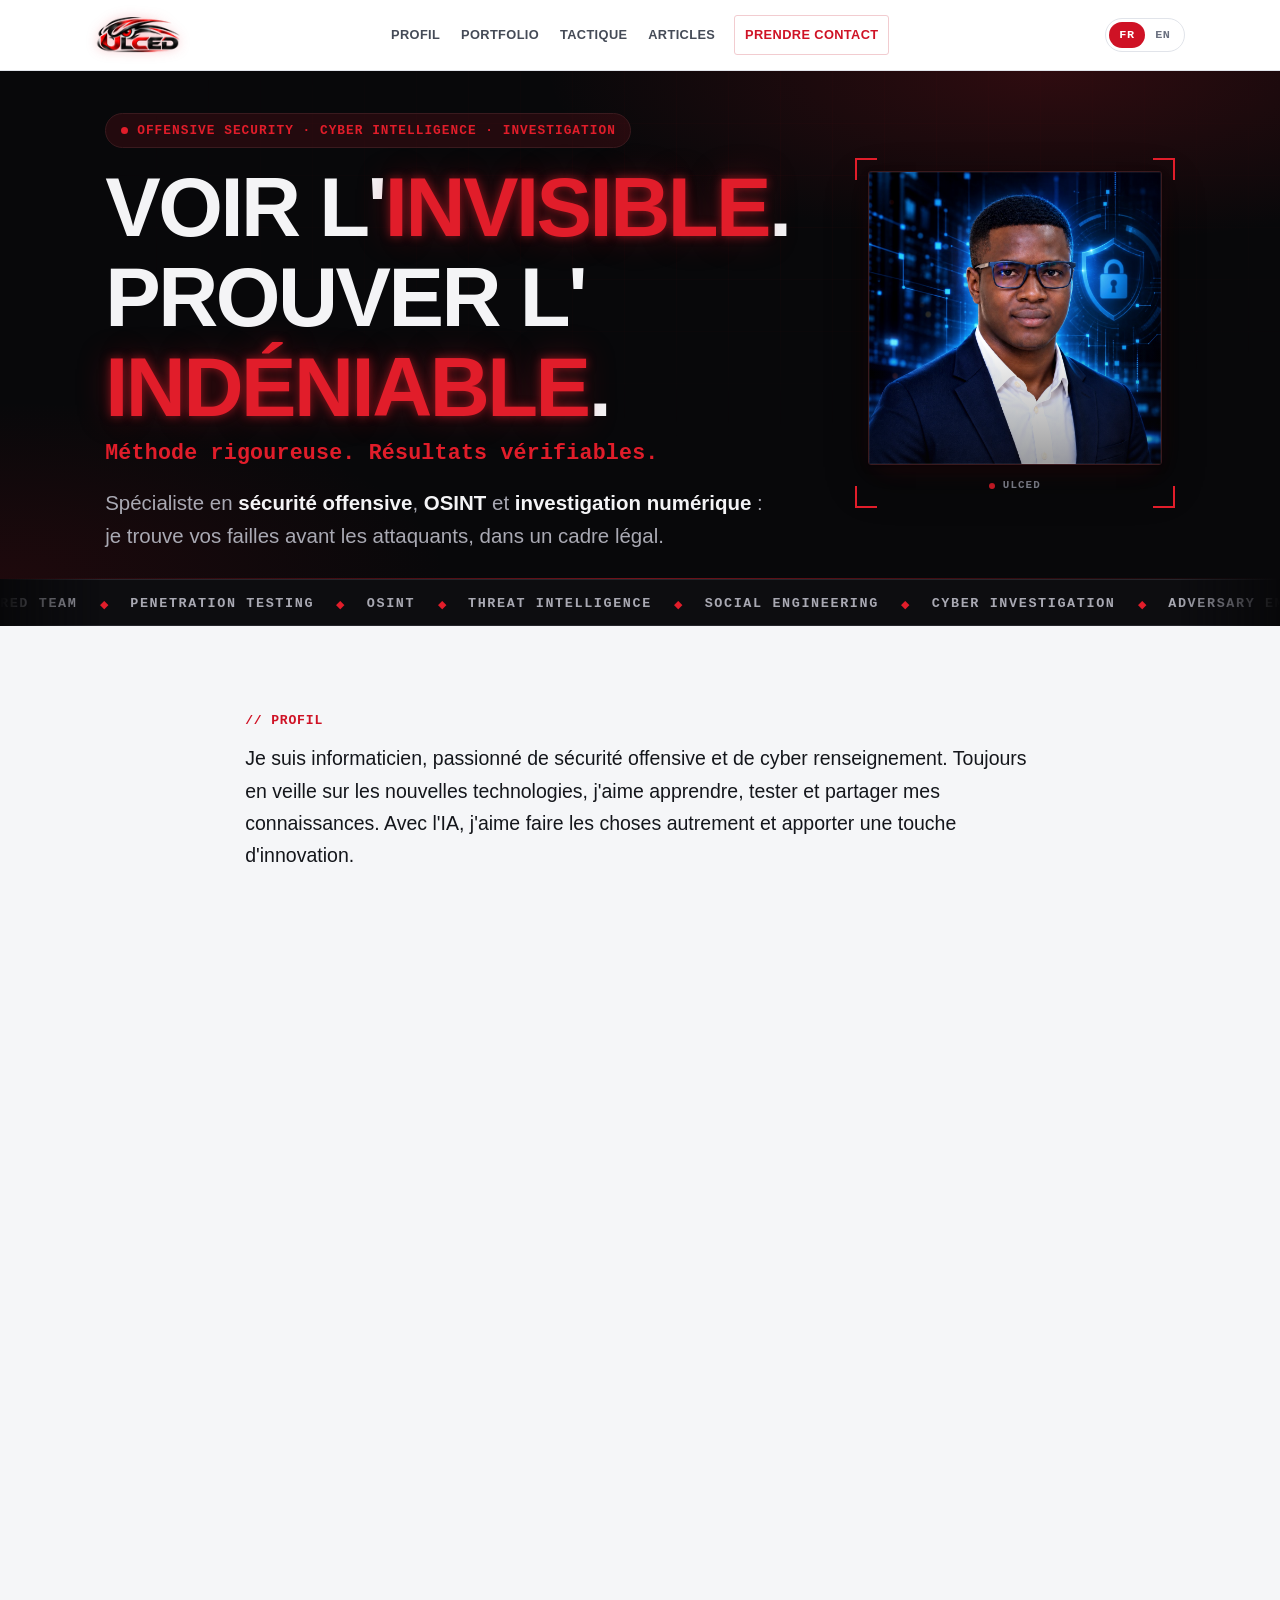
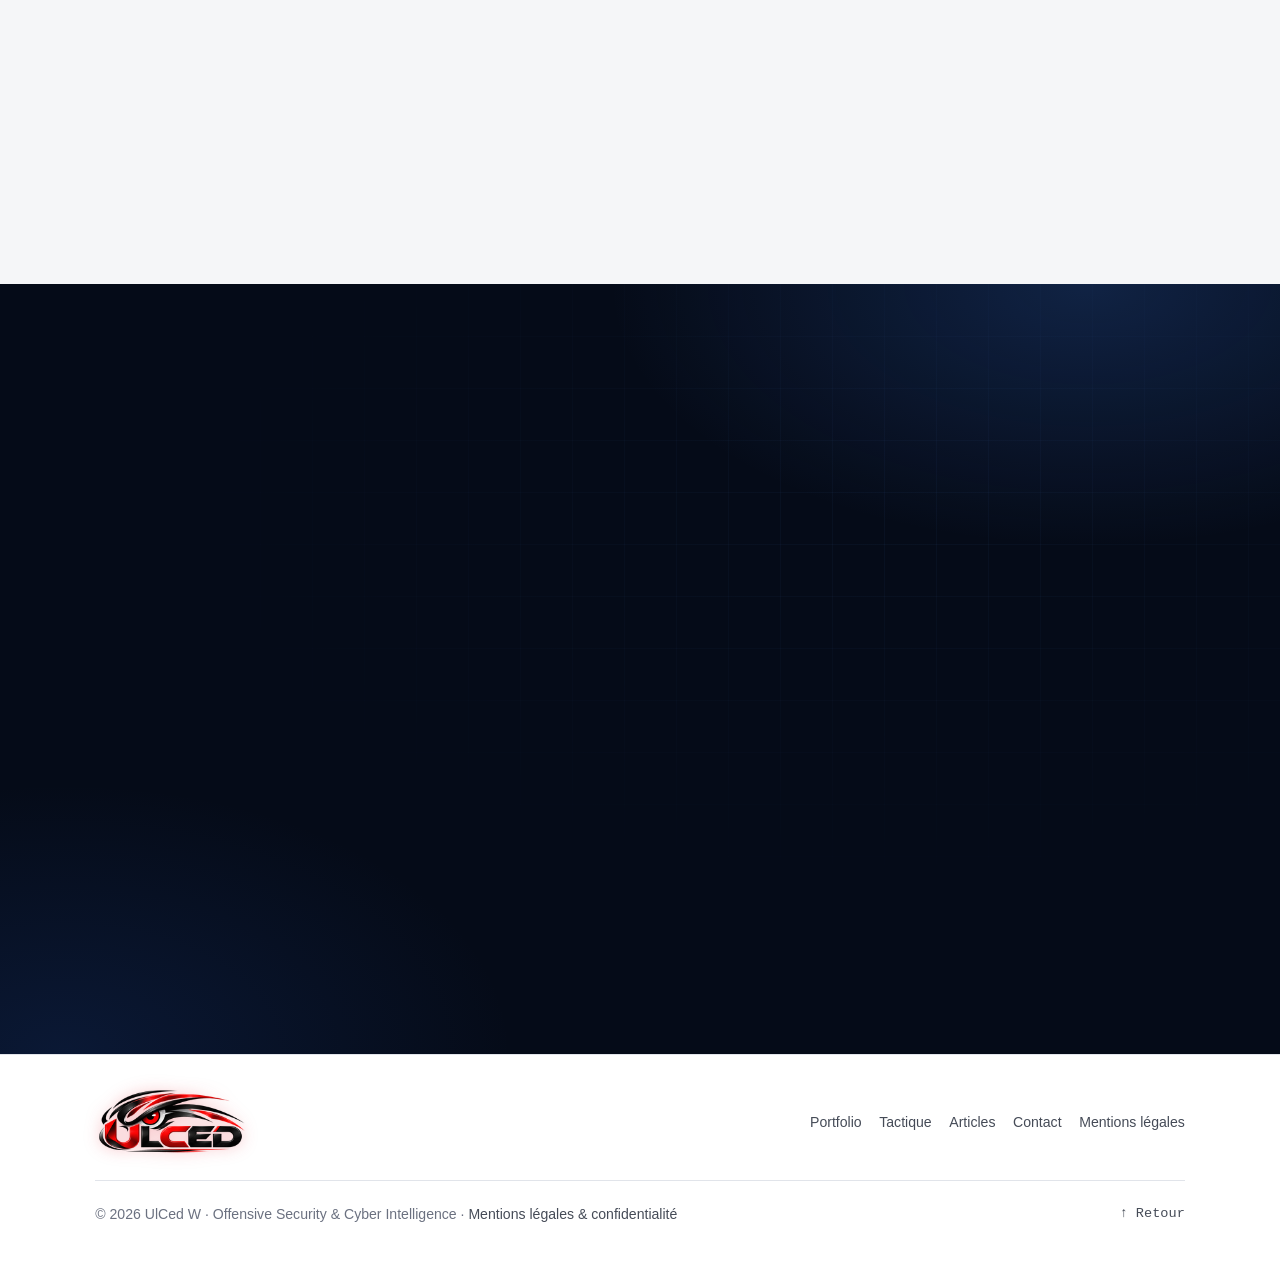
<file: index.html>
<!DOCTYPE html>
<html lang="fr" data-theme="dark">
<head>
  <meta charset="UTF-8" />
  <meta name="viewport" content="width=device-width, initial-scale=1.0" />

  <!-- Politique de sécurité du contenu : tout doit provenir du site lui-même -->
  <meta http-equiv="Content-Security-Policy"
        content="default-src 'self'; script-src 'self'; style-src 'self'; img-src 'self' data:; font-src 'self'; connect-src 'self'; form-action 'self' mailto:; base-uri 'self'; object-src 'none'; frame-src 'none'; child-src 'none'; worker-src 'none'; manifest-src 'self'; upgrade-insecure-requests" />
  <meta name="referrer" content="no-referrer" />
  <meta name="robots" content="index, follow" />
  <meta name="theme-color" content="#0a0a0c" />

  <title>UlCed W · Hacker Éthique &amp; Cybersécurité Offensive en Afrique de l'Ouest</title>
  <meta name="description" content="Hacker éthique spécialisé en pentest, red team, OSINT et cyber-enquête en Afrique de l'Ouest et à l'international. Sécurité offensive légale, sous contrat, pour protéger votre organisation." />
  <meta name="author" content="UlCed W" />
  <meta name="keywords" content="hacker éthique Afrique, cybersécurité Afrique de l'Ouest, pentest Afrique, test d'intrusion, red team, OSINT, cyber-enquête, sécurité offensive" />

  <!-- Adresse publique du site : à remplacer par votre domaine réel après déploiement -->
  <link rel="canonical" href="https://ulced.com/" />

  <meta property="og:type" content="website" />
  <meta property="og:url" content="https://ulced.com/" />
  <meta property="og:title" content="UlCed W · Hacker Éthique &amp; Cybersécurité Offensive en Afrique de l'Ouest" />
  <meta property="og:description" content="Je teste vos systèmes, légalement, pour révéler vos failles avant qu'un adversaire ne les exploite. Pentest, red team, OSINT et cyber-enquête, en Afrique de l'Ouest et à l'international." />
  <meta property="og:image" content="https://ulced.com/assets/og-image.jpg" />
  <meta property="og:image:width" content="1200" />
  <meta property="og:image:height" content="630" />
  <meta property="og:locale" content="fr_FR" />
  <meta property="og:site_name" content="UlCed W" />
  <meta name="twitter:card" content="summary_large_image" />
  <meta name="twitter:title" content="UlCed W · Hacker Éthique &amp; Cybersécurité Offensive en Afrique de l'Ouest" />
  <meta name="twitter:description" content="Des failles prouvées, pas supposées. Pentest, red team, OSINT et cyber-enquête, en Afrique de l'Ouest et à l'international." />
  <meta name="twitter:image" content="https://ulced.com/assets/og-image.jpg" />

  <script src="js/head.js"></script>
  <link rel="preload" href="css/style.css" as="style" />
  <link rel="stylesheet" href="css/style.css" />
  <link rel="icon" type="image/png" href="assets/ulced-favicon.png" />
  <link rel="apple-touch-icon" href="assets/ulced-favicon.png" />

  <!-- Données structurées (SEO / résultats enrichis) -->
  <script type="application/ld+json">
  {
    "@context": "https://schema.org",
    "@type": "ProfessionalService",
    "name": "UlCed W · Cybersécurité offensive & Investigation numérique",
    "description": "Hacker éthique : tests d'intrusion, red teaming, OSINT et cyber-enquête. Missions légales, sous contrat, locales et à l'international.",
    "areaServed": ["Afrique de l'Ouest", "International"],
    "knowsAbout": ["Test d'intrusion", "Red teaming", "OSINT", "Cyber Threat Intelligence", "Cyber-enquête", "Sécurité mobile", "Ingénierie sociale"],
    "email": "ulc3d@proton.me",
    "url": "https://ulced.com/",
    "provider": {
      "@type": "Person",
      "name": "UlCed W",
      "jobTitle": "Hacker éthique · Sécurité offensive, OSINT & investigation",
      "sameAs": [
        "https://github.com/UlrichCed",
        "https://lefaso.net/spip.php?article142530=",
        "https://www.sidwaya.info/semaine-du-numerique-2025-les-meilleurs-innovateurs-recompenses/",
        "https://lnkd.in/p/dsA6q4zR",
        "https://lnkd.in/p/dK54pPFJ",
        "https://lnkd.in/p/dU5YF2BH",
        "https://www.facebook.com/share/p/194mvNHMvE/",
        "https://www.facebook.com/share/p/1JiDxiWUCd/"
      ]
    }
  }
  </script>
</head>
<body>
  <span id="top" aria-hidden="true"></span>
  <a class="skip-link" href="#main" data-en="Skip to content">Aller au contenu</a>

  <!-- ============ EN-TÊTE / NAVIGATION ============ -->
  <header class="site-header">
    <div class="container header-inner">
      <a href="#top" class="brand" aria-label="Accueil">
        <img src="assets/ulced-logo.png" alt="UlCed" class="brand-logo-full" width="99" height="42" />
      </a>

      <nav class="nav" aria-label="Navigation principale">
        <button class="nav-toggle" aria-expanded="false" aria-controls="nav-menu" aria-label="Ouvrir le menu">
          <span></span><span></span><span></span>
        </button>
        <ul class="nav-menu" id="nav-menu">
          <li><a href="#about" data-en="Profile">Profil</a></li>
          <li><a href="portfolio.html" data-en="Portfolio">Portfolio</a></li>
          <li><a href="methodology.html" data-en="Tactics">Tactique</a></li>
          <li><a href="articles.html" data-en="Articles">Articles</a></li>
          <li><a href="#contact" class="nav-cta" data-en="Get in touch">Prendre contact</a></li>
        </ul>
      </nav>

      <div class="lang-toggle" role="group" aria-label="Langue / Language">
        <button type="button" class="lang-btn is-active" data-lang="fr">FR</button>
        <button type="button" class="lang-btn" data-lang="en">EN</button>
      </div>
    </div>
  </header>

  <main id="main">

    <!-- ============ HERO ============ -->
    <section class="hero">
      <div class="hero-bg" aria-hidden="true"></div>
      <div class="container hero-inner">
        <div class="hero-text">
          <p class="hero-eyebrow reveal"><span class="dot"></span>Offensive Security · Cyber Intelligence · Investigation</p>
          <h1 class="hero-title reveal" data-en="See the &lt;span class=&quot;hl glitch&quot; data-text=&quot;INVISIBLE&quot;&gt;invisible&lt;/span&gt;.&lt;br /&gt;Prove the &lt;span class=&quot;hl glitch&quot; data-text=&quot;UNDENIABLE&quot;&gt;undeniable&lt;/span&gt;.">Voir l'<span class="hl glitch" data-text="INVISIBLE">invisible</span>.<br />Prouver l'<span class="hl glitch" data-text="INDÉNIABLE">indéniable</span>.</h1>
          <p class="hero-sub reveal" data-en="Rigorous method. Verifiable results.">Méthode rigoureuse. Résultats vérifiables.</p>
          <p class="hero-lead reveal" data-en="Specialist in &lt;strong&gt;offensive security&lt;/strong&gt;, &lt;strong&gt;OSINT&lt;/strong&gt; and &lt;strong&gt;digital investigation&lt;/strong&gt;: I find your flaws before the attackers do, within a legal framework.">Spécialiste en <strong>sécurité offensive</strong>, <strong>OSINT</strong> et <strong>investigation numérique</strong>&nbsp;: je trouve vos failles avant les attaquants, dans un cadre légal.</p>
        </div>
        <div class="hero-photo-frame reveal">
          <span class="frame-corner corner-tl" aria-hidden="true"></span>
          <span class="frame-corner corner-tr" aria-hidden="true"></span>
          <span class="frame-corner corner-bl" aria-hidden="true"></span>
          <span class="frame-corner corner-br" aria-hidden="true"></span>
          <div class="hero-photo-inner">
            <img src="assets/profil-hero.jpg" alt="UlCed W" width="1100" height="1100" />
            <div class="hero-photo-scan" aria-hidden="true"></div>
          </div>
          <p class="frame-tag" aria-hidden="true"><span class="dot"></span>ULCED</p>
        </div>
      </div>
    </section>

    <!-- ============ BANDEAU DÉFILANT ============ -->
    <div class="marquee" aria-hidden="true">
      <div class="marquee-track">
        <span>Red Team</span><i>◆</i><span>Penetration Testing</span><i>◆</i><span>OSINT</span><i>◆</i><span>Threat Intelligence</span><i>◆</i><span>Social Engineering</span><i>◆</i><span>Cyber Investigation</span><i>◆</i><span>Adversary Emulation</span><i>◆</i>
        <span>Red Team</span><i>◆</i><span>Penetration Testing</span><i>◆</i><span>OSINT</span><i>◆</i><span>Threat Intelligence</span><i>◆</i><span>Social Engineering</span><i>◆</i><span>Cyber Investigation</span><i>◆</i><span>Adversary Emulation</span><i>◆</i>
      </div>
    </div>

    <!-- ============ PROFIL ============ -->
    <section id="about" class="section section-light">
      <div class="container about-single">
        <p class="section-eyebrow reveal" data-en="// Profile">// Profil</p>
        <div class="about-prose reveal">
          <p class="about-lede" data-en="I'm a computer scientist, passionate about offensive security and cyber intelligence. Always keeping an eye on new technologies, I love learning, testing and sharing what I know. With AI, I like doing things differently and bringing a touch of innovation.">Je suis informaticien, passionné de sécurité offensive et de cyber renseignement. Toujours en veille sur les nouvelles technologies, j'aime apprendre, tester et partager mes connaissances. Avec l'IA, j'aime faire les choses autrement et apporter une touche d'innovation.</p>
        </div>

        <div class="about-blocks-grid">
          <div class="about-block reveal">
            <h3 class="about-block-title" data-en="Here's what I do:">Voici ce que je sais faire&nbsp;:</h3>
            <ul class="about-skills">
              <li data-en="&lt;strong&gt;Investigate:&lt;/strong&gt; analyze a phone or a computer, piece together what happened and write an actionable report."><strong>Enquêter&nbsp;:</strong> analyser un téléphone ou un ordinateur, retrouver ce qui s'est passé et rédiger un rapport exploitable.</li>
              <li data-en="&lt;strong&gt;Protect an exposed person:&lt;/strong&gt; measure what can be found about them online, spot their data on the dark web and reduce the risks."><strong>Protéger une personne exposée&nbsp;:</strong> mesurer ce qu'on trouve sur elle en ligne, repérer ses données sur le dark web et réduire les risques.</li>
              <li data-en="&lt;strong&gt;Test and defend:&lt;/strong&gt; attack a system with authorization to find its flaws, then secure it and monitor it."><strong>Tester et défendre&nbsp;:</strong> attaquer un système avec autorisation pour trouver ses failles, puis le sécuriser et le surveiller.</li>
              <li data-en="&lt;strong&gt;Train:&lt;/strong&gt; pass my skills on to teams."><strong>Former&nbsp;:</strong> transmettre mes compétences à des équipes.</li>
              <li data-en="&lt;strong&gt;Design:&lt;/strong&gt; AI architectures and secure solutions."><strong>Concevoir&nbsp;:</strong> des architectures IA et des solutions sécurisées.</li>
              <li data-en="&lt;strong&gt;Create:&lt;/strong&gt; graphic design and video editing."><strong>Créer&nbsp;:</strong> des designs graphiques et des montages vidéo.</li>
            </ul>
          </div>

          <div class="about-block reveal">
            <h3 class="about-block-title" data-en="Professional experience:">Mes expériences professionnelles&nbsp;:</h3>
            <ul class="about-skills">
              <li data-en="Experience in a banking environment and a government agency, plus freelance work.">Expérience en environnement bancaire et en agence gouvernementale, ainsi qu'en freelance.</li>
              <li data-en="Member of HorusLabs' training team, involved in investigation and red team missions.">Membre de l'équipe de formateurs de HorusLabs, impliqué dans des missions d'investigation et de red team.</li>
              <li data-en="Best ethical hacker of Semaine du Numérique 2025, Hack2Protect 2025 laureate, and 2nd place at the JNC CTF, which brings together cybersecurity enthusiasts from the AES.">Meilleur hacker éthique de la Semaine du Numérique 2025, lauréat de Hack2Protect 2025 et 2<sup>e</sup>&nbsp;place au CTF des JNC, qui réunit des passionnés de cybersécurité de l'AES.</li>
            </ul>
            <p class="about-foot" data-en="I hold a Master's degree in cybersecurity and a Bachelor's in computer systems and networks. I'm currently preparing the CEH, CHFI and CPEN certifications.">Je suis titulaire d'un Master en cybersécurité et d'une licence en systèmes et réseaux informatiques. Je prépare les certifications CEH, CHFI et CPEN.</p>
            <p class="press-links">
              <span data-en="As seen in:">Vu dans la presse&nbsp;:</span>
              <a href="https://lefaso.net/spip.php?article142530=" target="_blank" rel="noopener noreferrer">leFaso.net</a>
              <a href="https://www.sidwaya.info/semaine-du-numerique-2025-les-meilleurs-innovateurs-recompenses/" target="_blank" rel="noopener noreferrer">Sidwaya</a>
            </p>
            <p class="press-links">
              <span data-en="On LinkedIn:">Sur LinkedIn&nbsp;:</span>
              <a href="https://lnkd.in/p/dsA6q4zR" target="_blank" rel="noopener noreferrer" data-en="post 1">publication 1</a>
              <a href="https://lnkd.in/p/dK54pPFJ" target="_blank" rel="noopener noreferrer" data-en="post 2">publication 2</a>
              <a href="https://lnkd.in/p/dU5YF2BH" target="_blank" rel="noopener noreferrer" data-en="post 3">publication 3</a>
            </p>
            <p class="press-links">
              <span data-en="On Facebook:">Sur Facebook&nbsp;:</span>
              <a href="https://www.facebook.com/share/p/194mvNHMvE/" target="_blank" rel="noopener noreferrer" data-en="post 1">publication 1</a>
              <a href="https://www.facebook.com/share/p/1JiDxiWUCd/" target="_blank" rel="noopener noreferrer" data-en="post 2">publication 2</a>
            </p>
          </div>
        </div>

        <!-- Illustrations en arrière-plan CSS (et non en &lt;img&gt;) : décourage
             l'enregistrement direct via le clic droit du navigateur. -->
        <div class="about-gallery reveal">
          <div class="about-gallery-item gi-prix-h2p-finale" role="img" aria-label="Remise de prix, finale Hack to Protect">
            <span class="g-corner g-tl"></span><span class="g-corner g-tr"></span><span class="g-corner g-bl"></span><span class="g-corner g-br"></span>
          </div>
          <div class="about-gallery-item gi-formation-salle" role="img" aria-label="Session de formation en sécurité offensive">
            <span class="g-corner g-tl"></span><span class="g-corner g-tr"></span><span class="g-corner g-bl"></span><span class="g-corner g-br"></span>
          </div>
          <div class="about-gallery-item gi-evenement-h2p" role="img" aria-label="Finalistes Hack to Protect, 4e édition">
            <span class="g-corner g-tl"></span><span class="g-corner g-tr"></span><span class="g-corner g-bl"></span><span class="g-corner g-br"></span>
          </div>
          <div class="about-gallery-item gi-portrait-jnc" role="img" aria-label="En intervention aux Journées Nationales de Cybersécurité">
            <span class="g-corner g-tl"></span><span class="g-corner g-tr"></span><span class="g-corner g-bl"></span><span class="g-corner g-br"></span>
          </div>
          <div class="about-gallery-item gi-formation-certificats" role="img" aria-label="Remise de certificats à l'issue d'une formation">
            <span class="g-corner g-tl"></span><span class="g-corner g-tr"></span><span class="g-corner g-bl"></span><span class="g-corner g-br"></span>
          </div>
          <div class="about-gallery-item gi-portrait-laptop" role="img" aria-label="En mission, ordinateur portable">
            <span class="g-corner g-tl"></span><span class="g-corner g-tr"></span><span class="g-corner g-bl"></span><span class="g-corner g-br"></span>
          </div>
          <div class="about-gallery-item gi-prix-jnc-ceremonie" role="img" aria-label="Cérémonie de remise de prix, JNC">
            <span class="g-corner g-tl"></span><span class="g-corner g-tr"></span><span class="g-corner g-bl"></span><span class="g-corner g-br"></span>
          </div>
          <div class="about-gallery-item gi-remise-diplome" role="img" aria-label="Remise de diplôme, Master en cybersécurité">
            <span class="g-corner g-tl"></span><span class="g-corner g-tr"></span><span class="g-corner g-bl"></span><span class="g-corner g-br"></span>
          </div>
        </div>
      </div>
    </section>

    <!-- ============ CONTACT ============ -->
    <section id="contact" class="section section-night">
      <div class="contact-bg" aria-hidden="true"></div>
      <div class="container contact-grid">
        <div class="contact-intro reveal">
          <p class="section-eyebrow">// Contact</p>
          <h2 class="section-title" data-en="Contact me">Contactez-moi</h2>
          <ul class="contact-links">
            <li>
              <svg viewBox="0 0 24 24" fill="none" stroke="currentColor" stroke-width="1.7" stroke-linecap="round" stroke-linejoin="round"><rect x="4" y="10" width="16" height="11" rx="2"/><path d="M8 10V7a4 4 0 0 1 8 0v3"/></svg>
              <a href="mailto:ulc3d@proton.me">ulc3d@proton.me <span class="tag-soft" data-en="secure · encrypted contact">contact sécurisé · chiffré</span></a>
            </li>
            <li>
              <svg viewBox="0 0 24 24" fill="none" stroke="currentColor" stroke-width="1.7" stroke-linecap="round" stroke-linejoin="round"><path d="M17 2H7a2 2 0 0 0-2 2v16a2 2 0 0 0 2 2h10a2 2 0 0 0 2-2V4a2 2 0 0 0-2-2z"/><path d="M9 18h6"/></svg>
              <span class="contact-plain" data-en="Encrypted messaging (Signal, Session…) &lt;span class=&quot;tag-soft&quot;&gt;on request&lt;/span&gt;">Messagerie chiffrée (Signal, Session…) <span class="tag-soft">sur demande</span></span>
            </li>
            <li>
              <svg viewBox="0 0 24 24" fill="none" stroke="currentColor" stroke-width="1.7" stroke-linecap="round" stroke-linejoin="round"><path d="M15 10l4.5-2.5v9L15 14M4 7h9a2 2 0 0 1 2 2v6a2 2 0 0 1-2 2H4a2 2 0 0 1-2-2V9a2 2 0 0 1 2-2z"/></svg>
              <span class="contact-plain" data-en="In-person meeting (on-site, if needed) or video call">Rendez-vous en présentiel (sur site, au besoin) ou en visioconférence</span>
            </li>
          </ul>
          <p class="contact-note" data-en="For sensitive matters, I'll adapt to your channel of choice: another secure platform on request.">Pour les échanges sensibles, je m'adapte à votre canal&nbsp;: autre plateforme sécurisée de votre choix sur demande.</p>
        </div>

        <!-- Envoi via la fonction Cloudflare /api/contact ; repli mailto si indisponible -->
        <form class="contact-form reveal" id="contact-form" novalidate>
          <div class="field">
            <label for="cf-name" data-en="Name / Organization">Nom / Organisation</label>
            <input type="text" id="cf-name" name="name" autocomplete="name" required maxlength="80" />
          </div>
          <div class="field">
            <label for="cf-email">Email</label>
            <input type="email" id="cf-email" name="email" autocomplete="email" required maxlength="120" />
          </div>
          <div class="field">
            <label for="cf-message" data-en="Your request">Votre besoin</label>
            <textarea id="cf-message" name="message" rows="5" required maxlength="2000"></textarea>
          </div>
          <!-- Pot de miel anti-spam : invisible, doit rester vide -->
          <div class="hp" aria-hidden="true">
            <label>Ne pas remplir<input type="text" name="website" tabindex="-1" autocomplete="off" /></label>
          </div>
          <!-- Horodatage posé au chargement : détecte les envois trop rapides (bots) -->
          <input type="hidden" name="ts" id="cf-ts" value="" />
          <button type="submit" class="btn btn-primary btn-block" id="cf-submit" data-en="Send my request">Envoyer ma demande</button>
          <p class="form-status" id="form-status" role="status" aria-live="polite"></p>
          <p class="form-hint" data-en="Your information is used only to reply to you, never shared with a third party, never stored beyond the email.">Vos informations servent uniquement à vous répondre, aucun partage à un tiers, aucun stockage au-delà de l'email.</p>
        </form>
      </div>
    </section>
  </main>

  <!-- ============ PIED DE PAGE ============ -->
  <footer class="site-footer">
    <div class="container">
      <div class="footer-top-row">
        <div class="footer-brand">
          <img src="assets/ulced-logo-full.png" alt="UlCed" class="footer-full-logo" width="236" height="100" />
        </div>
        <nav class="footer-nav" aria-label="Liens de pied de page">
          <a href="portfolio.html" data-en="Portfolio">Portfolio</a>
          <a href="methodology.html" data-en="Tactics">Tactique</a>
          <a href="articles.html" data-en="Articles">Articles</a>
          <a href="#contact">Contact</a>
          <a href="legal.html" data-en="Legal notice">Mentions légales</a>
        </nav>
      </div>
      <div class="footer-inner">
        <p data-en="© &lt;span id=&quot;year&quot;&gt;&lt;/span&gt; UlCed W · Offensive Security &amp; Cyber Intelligence · &lt;a href=&quot;legal.html&quot;&gt;Legal notice &amp; privacy&lt;/a&gt;">© <span id="year"></span> UlCed W · Offensive Security &amp; Cyber Intelligence · <a href="legal.html">Mentions légales &amp; confidentialité</a></p>
        <a href="#top" class="footer-top" data-en="↑ Back to top">↑ Retour</a>
      </div>
    </div>
  </footer>

  <!-- Bouton flottant « haut de page » -->
  <button class="to-top" id="to-top" aria-label="Remonter en haut" title="Haut de page">
    <svg viewBox="0 0 24 24" width="20" height="20" fill="none" stroke="currentColor" stroke-width="2.2" stroke-linecap="round" stroke-linejoin="round"><path d="M12 19V5M5 12l7-7 7 7"/></svg>
  </button>

  <script src="js/main.js" defer></script>
</body>
</html>
</file>
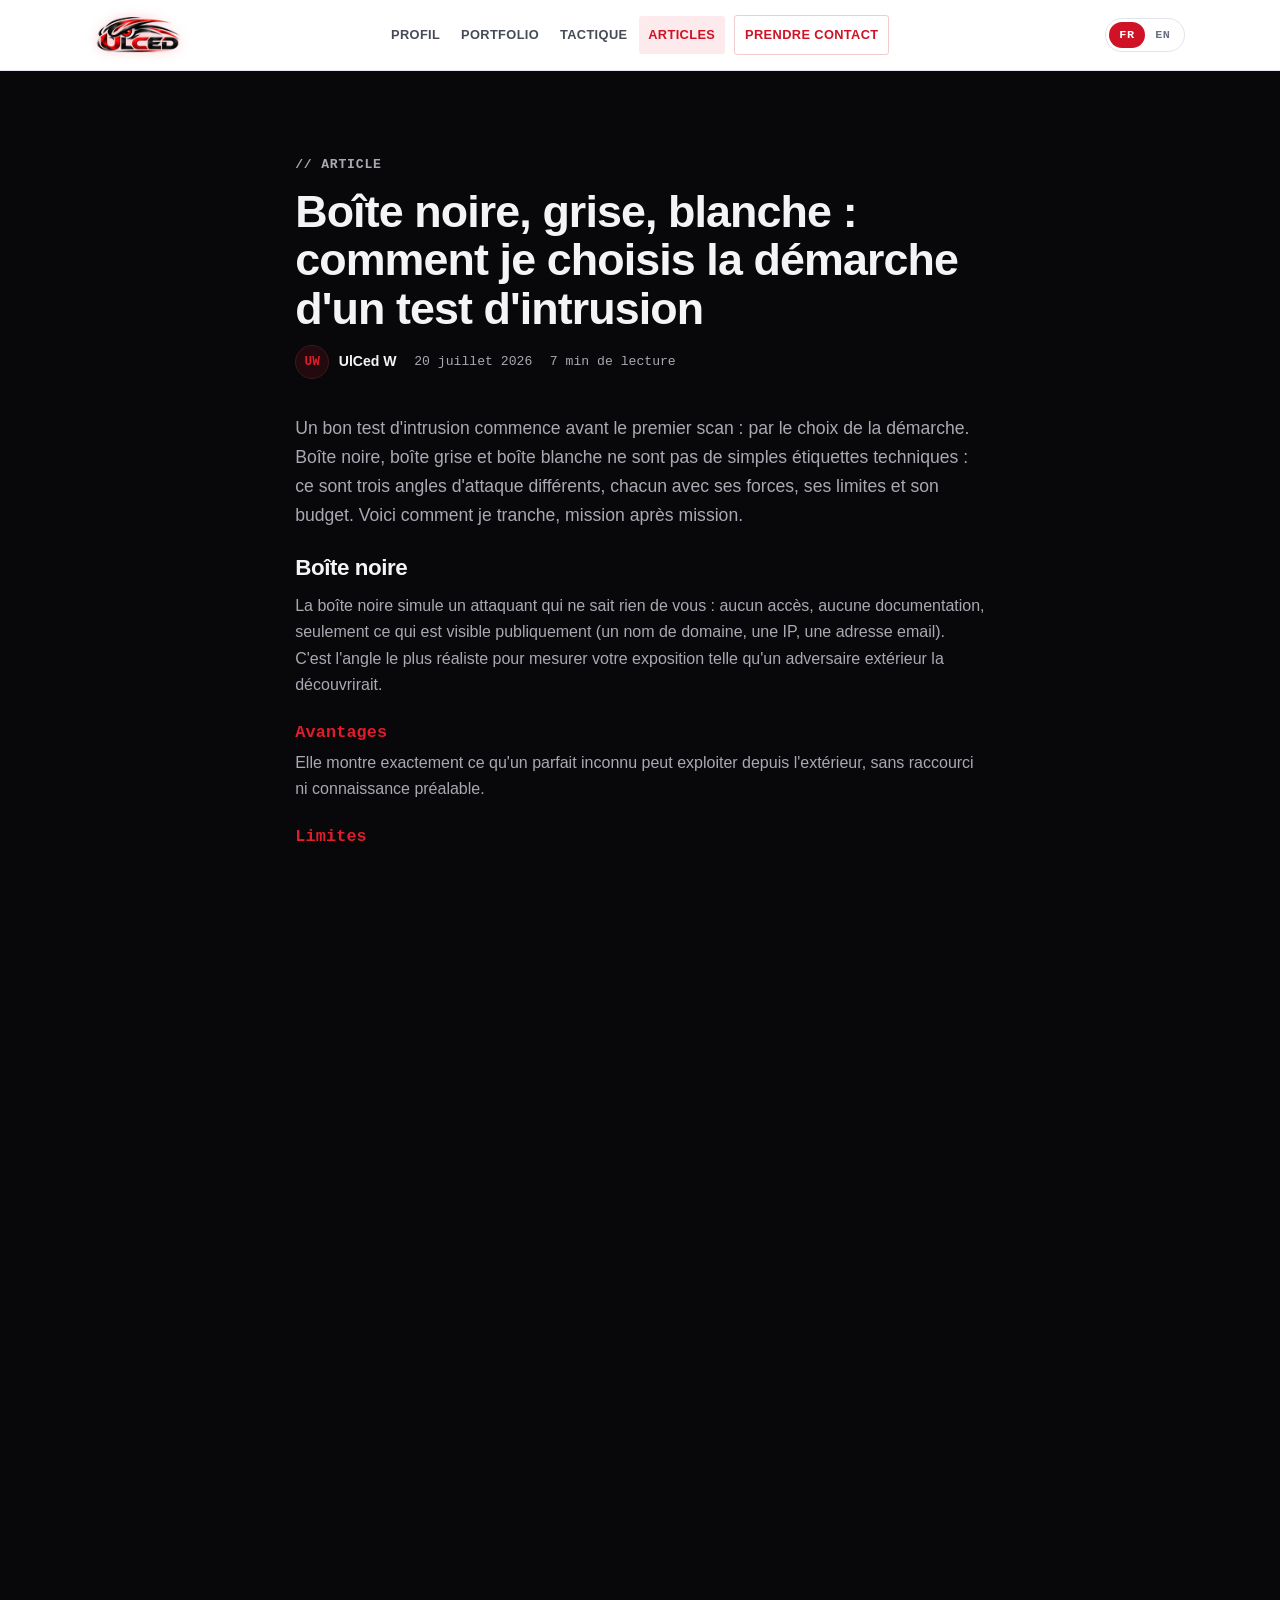
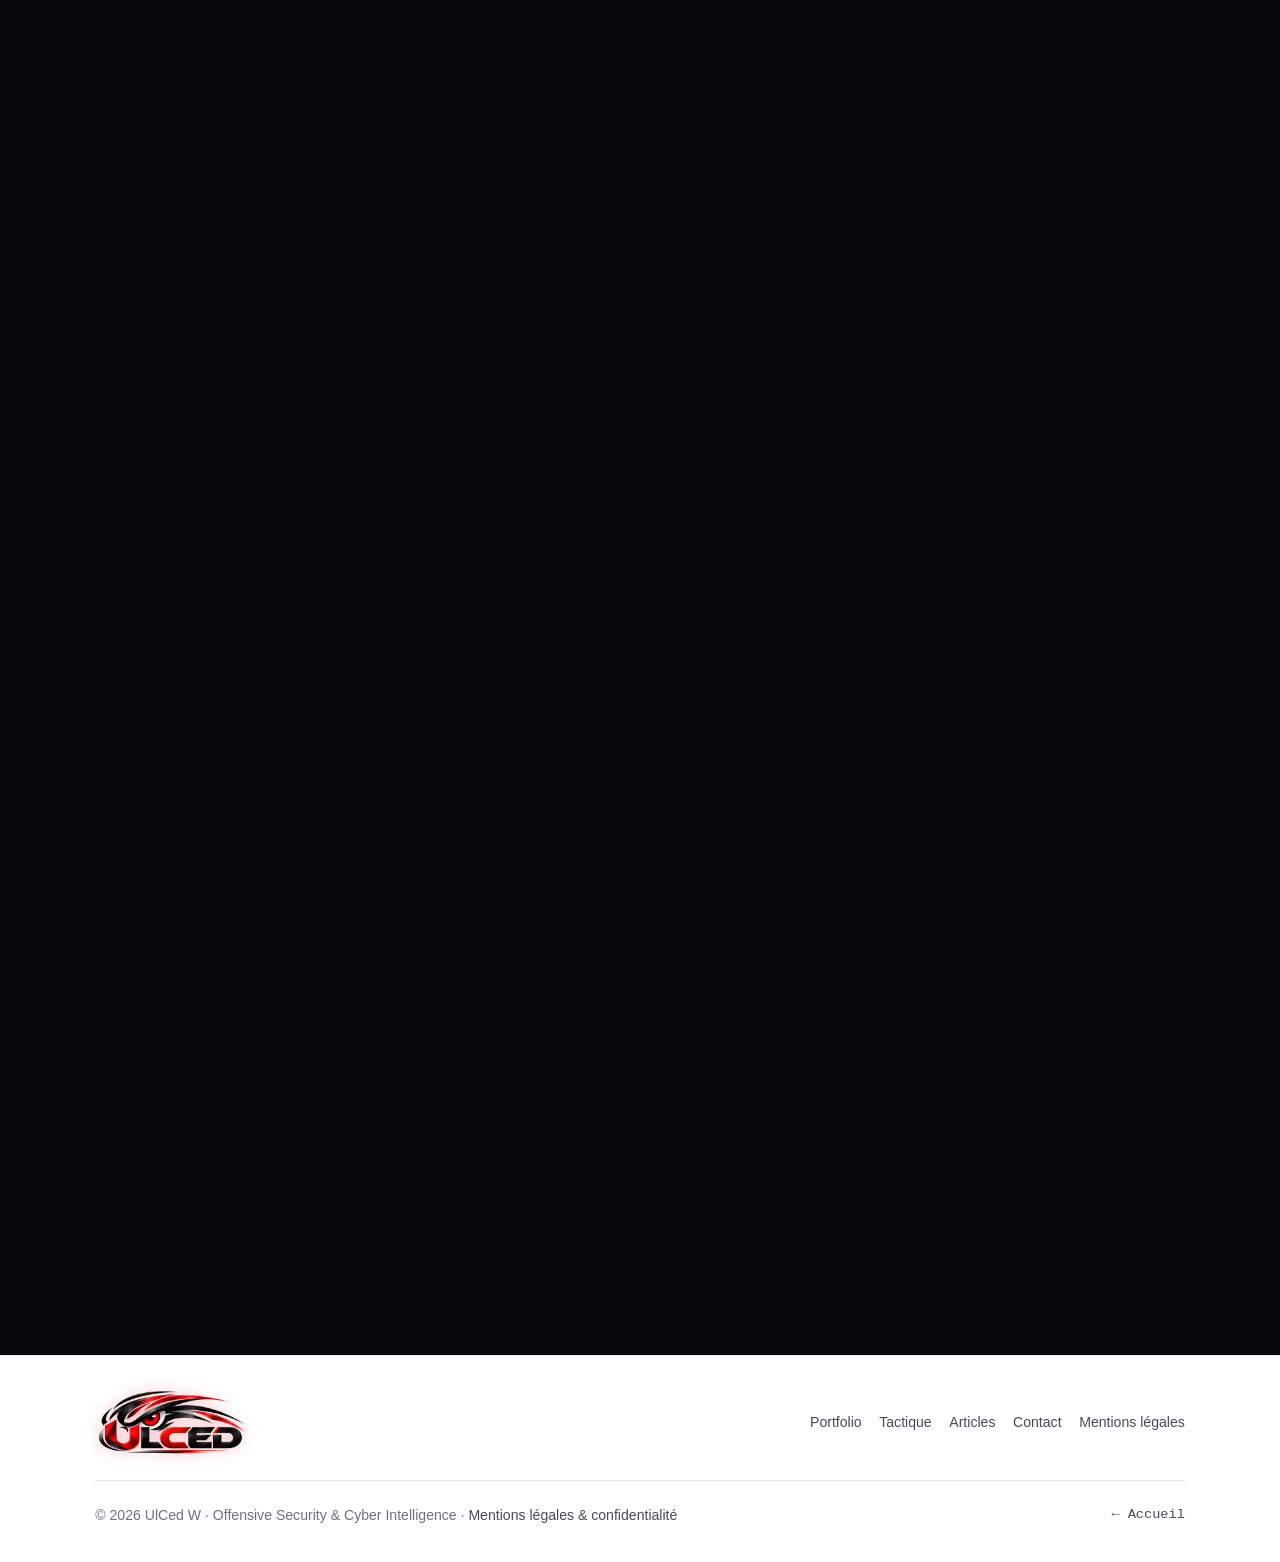
<file: article-boite-noire-grise-blanche.html>
<!DOCTYPE html>
<html lang="fr" data-theme="dark">
<head>
  <meta charset="UTF-8" />
  <meta name="viewport" content="width=device-width, initial-scale=1.0" />
  <meta http-equiv="Content-Security-Policy"
        content="default-src 'self'; script-src 'self'; style-src 'self'; img-src 'self' data:; font-src 'self'; connect-src 'self'; form-action 'self' mailto:; base-uri 'self'; object-src 'none'; frame-src 'none'; child-src 'none'; worker-src 'none'; manifest-src 'self'; upgrade-insecure-requests" />
  <meta name="referrer" content="no-referrer" />
  <meta name="robots" content="index, follow" />
  <meta name="theme-color" content="#0a0a0c" />

  <title>Boîte noire, grise, blanche : quelle démarche pour un test d'intrusion ? · UlCed W</title>
  <meta name="description" content="Trois démarches, trois niveaux d'accès, trois budgets différents. Comment je choisis entre boîte noire, boîte grise et boîte blanche pour un test d'intrusion." />
  <link rel="canonical" href="https://ulced.com/article-boite-noire-grise-blanche.html" />

  <meta property="og:type" content="article" />
  <meta property="og:url" content="https://ulced.com/article-boite-noire-grise-blanche.html" />
  <meta property="og:title" content="Boîte noire, grise, blanche : quelle démarche pour un test d'intrusion ? · UlCed W" />
  <meta property="og:description" content="Trois démarches, trois niveaux d'accès, trois budgets différents. Comment je choisis entre boîte noire, boîte grise et boîte blanche pour un test d'intrusion." />
  <meta property="og:image" content="https://ulced.com/assets/og-image.jpg" />
  <meta property="og:image:width" content="1200" />
  <meta property="og:image:height" content="630" />
  <meta property="og:locale" content="fr_FR" />
  <meta property="og:site_name" content="UlCed W" />
  <meta property="article:published_time" content="2026-07-20" />
  <meta property="article:author" content="UlCed W" />
  <meta name="twitter:card" content="summary_large_image" />
  <meta name="twitter:title" content="Boîte noire, grise, blanche : quelle démarche pour un test d'intrusion ? · UlCed W" />
  <meta name="twitter:description" content="Trois démarches, trois niveaux d'accès, trois budgets différents. Comment je choisis entre boîte noire, boîte grise et boîte blanche pour un test d'intrusion." />
  <meta name="twitter:image" content="https://ulced.com/assets/og-image.jpg" />

  <script type="application/ld+json">
  {
    "@context": "https://schema.org",
    "@type": "Article",
    "headline": "Boîte noire, grise, blanche : quelle démarche pour un test d'intrusion ?",
    "description": "Trois démarches, trois niveaux d'accès, trois budgets différents. Comment je choisis entre boîte noire, boîte grise et boîte blanche pour un test d'intrusion.",
    "datePublished": "2026-07-20",
    "author": { "@type": "Person", "name": "UlCed W", "url": "https://ulced.com/" },
    "publisher": { "@type": "Person", "name": "UlCed W" },
    "mainEntityOfPage": "https://ulced.com/article-boite-noire-grise-blanche.html",
    "image": "https://ulced.com/assets/og-image.jpg",
    "inLanguage": "fr"
  }
  </script>

  <script src="js/head.js"></script>
  <link rel="preload" href="css/style.css" as="style" />
  <link rel="stylesheet" href="css/style.css" />
  <link rel="icon" type="image/png" href="assets/ulced-favicon.png" />
  <link rel="apple-touch-icon" href="assets/ulced-favicon.png" />
</head>
<body>
  <span id="top" aria-hidden="true"></span>
  <a class="skip-link" href="#main" data-en="Skip to content">Aller au contenu</a>

  <!-- ============ EN-TÊTE / NAVIGATION ============ -->
  <header class="site-header">
    <div class="container header-inner">
      <a href="index.html#top" class="brand" aria-label="Accueil">
        <img src="assets/ulced-logo.png" alt="UlCed" class="brand-logo-full" width="99" height="42" />
      </a>

      <nav class="nav" aria-label="Navigation principale">
        <button class="nav-toggle" aria-expanded="false" aria-controls="nav-menu" aria-label="Ouvrir le menu">
          <span></span><span></span><span></span>
        </button>
        <ul class="nav-menu" id="nav-menu">
          <li><a href="index.html#about" data-en="Profile">Profil</a></li>
          <li><a href="portfolio.html" data-en="Portfolio">Portfolio</a></li>
          <li><a href="methodology.html" data-en="Tactics">Tactique</a></li>
          <li><a href="articles.html" class="active" data-en="Articles">Articles</a></li>
          <li><a href="index.html#contact" class="nav-cta" data-en="Get in touch">Prendre contact</a></li>
        </ul>
      </nav>

      <div class="lang-toggle" role="group" aria-label="Langue / Language">
        <button type="button" class="lang-btn is-active" data-lang="fr">FR</button>
        <button type="button" class="lang-btn" data-lang="en">EN</button>
      </div>
    </div>
  </header>

  <main id="main">
    <article class="section">
      <div class="container article">
        <p class="section-eyebrow reveal" data-en="// Article">// Article</p>
        <h1 class="section-title reveal" data-en="Black box, grey box, white box: how I choose a pentest approach">Boîte noire, grise, blanche&nbsp;: comment je choisis la démarche d'un test d'intrusion</h1>

        <p class="article-meta reveal">
          <span class="article-byline"><span class="article-avatar" aria-hidden="true">UW</span><strong>UlCed&nbsp;W</strong></span>
          <span data-en="July 20, 2026">20 juillet 2026</span>
          <span data-en="7 min read">7 min de lecture</span>
        </p>

        <p class="article-lead reveal" data-en="A good penetration test starts before the first scan: with the choice of approach. Black box, grey box and white box aren't just technical labels, they're three different angles of attack, each with its own strengths, limits and budget. Here's how I decide, mission after mission.">Un bon test d'intrusion commence avant le premier scan&nbsp;: par le choix de la démarche. Boîte noire, boîte grise et boîte blanche ne sont pas de simples étiquettes techniques&nbsp;: ce sont trois angles d'attaque différents, chacun avec ses forces, ses limites et son budget. Voici comment je tranche, mission après mission.</p>

        <h2 class="reveal" data-en="Black box">Boîte noire</h2>
        <p class="reveal" data-en="Black box simulates an attacker who knows nothing about you: no access, no documentation, only what's publicly visible (a domain name, an IP, an email address). It's the most realistic angle for measuring your exposure exactly as an outside adversary would discover it.">La boîte noire simule un attaquant qui ne sait rien de vous&nbsp;: aucun accès, aucune documentation, seulement ce qui est visible publiquement (un nom de domaine, une IP, une adresse email). C'est l'angle le plus réaliste pour mesurer votre exposition telle qu'un adversaire extérieur la découvrirait.</p>
        <h3 data-en="Strengths" class="reveal">Avantages</h3>
        <p class="reveal" data-en="It shows exactly what a total stranger can exploit from the outside, with no shortcuts and no inside knowledge.">Elle montre exactement ce qu'un parfait inconnu peut exploiter depuis l'extérieur, sans raccourci ni connaissance préalable.</p>
        <h3 data-en="Limits" class="reveal">Limites</h3>
        <p class="reveal" data-en="Without access to the code or internal configuration, some deep flaws stay invisible, and the work takes longer: I first have to map what you already know about your own system.">Sans accès au code ni à la configuration interne, certaines failles profondes restent invisibles, et le travail prend plus de temps&nbsp;: je dois d'abord cartographier ce que vous connaissez déjà de votre propre système.</p>
        <h3 data-en="When I recommend it" class="reveal">Quand je la recommande</h3>
        <p class="reveal" data-en="For quick, regular audits on a lower-risk scope, or when the budget is tight and what you need first is a snapshot of your external exposure.">Pour des audits rapides et réguliers sur un périmètre à risque limité, ou quand le budget est serré et qu'il vous faut d'abord une photo de votre exposition externe.</p>

        <h2 class="reveal" data-en="Grey box">Boîte grise</h2>
        <p class="reveal" data-en="Grey box is a deliberate middle ground: I get partial access, usually one or two application accounts, sometimes a slice of documentation. It puts me in the position of an attacker who already has a foot in the door, a compromised account, a misused employee access, without knowing the whole system either.">La boîte grise est un compromis assumé&nbsp;: je reçois un accès partiel, en général un ou deux comptes applicatifs, parfois un bout de documentation. Cela me place dans la position d'un attaquant qui a déjà un pied dans la porte, un compte compromis, un accès employé détourné, sans connaître pour autant tout le système.</p>
        <h3 data-en="Strengths" class="reveal">Avantages</h3>
        <p class="reveal" data-en="The best balance of depth, time and cost: I can target the risky areas directly instead of spending time discovering them first.">Le meilleur équilibre entre profondeur, temps et coût&nbsp;: je cible directement les zones à risque au lieu de passer du temps à les découvrir.</p>
        <h3 data-en="Limits" class="reveal">Limites</h3>
        <p class="reveal" data-en="Less exhaustive than white box on internal flaws, and it assumes I start with a head start a real external attacker wouldn't necessarily have.">Moins exhaustive que la boîte blanche sur les failles internes, et elle suppose que je parte avec une longueur d'avance qu'un véritable attaquant externe n'aurait pas forcément.</p>
        <h3 data-en="When I recommend it" class="reveal">Quand je la recommande</h3>
        <p class="reveal" data-en="My default choice for auditing a web application on a set timeline and budget: it's the balance I recommend most often.">Mon choix par défaut pour auditer une application web dans un délai et un budget maîtrisés&nbsp;: c'est l'équilibre que je recommande le plus souvent.</p>

        <h2 class="reveal" data-en="White box">Boîte blanche</h2>
        <p class="reveal" data-en="White box means full access: source code, architecture, documentation, accounts. The term &quot;white-box penetration test&quot; can be confusing; I prefer to call it a full application security audit.">La boîte blanche, c'est l'accès complet&nbsp;: code source, architecture, documentation, comptes. Le terme « test d'intrusion en boîte blanche » prête parfois à confusion&nbsp;; je préfère parler d'audit de sécurité applicatif complet.</p>
        <h3 data-en="Strengths" class="reveal">Avantages</h3>
        <p class="reveal" data-en="Maximum depth: I can trace issues all the way to business logic, secrets management, and design flaws that are invisible from the outside.">La profondeur maximale&nbsp;: je peux remonter jusqu'à la logique métier, la gestion des secrets, des erreurs de conception invisibles depuis l'extérieur.</p>
        <h3 data-en="Limits" class="reveal">Limites</h3>
        <p class="reveal" data-en="Demanding in time and expertise, so more expensive: not a format to launch lightly on a small scope.">Exigeante en temps et en expertise, donc plus coûteuse&nbsp;: ce n'est pas un format à lancer à la légère sur un petit périmètre.</p>
        <h3 data-en="When I recommend it" class="reveal">Quand je la recommande</h3>
        <p class="reveal" data-en="For a compliance audit, a check before a critical production release, or whenever the security of the code matters as much as the security of the perimeter.">Pour un audit de conformité, une vérification avant une mise en production critique, ou quand la sécurité du code compte autant que celle du périmètre.</p>

        <h2 class="reveal" data-en="Side by side">Vue d'ensemble</h2>
        <div class="table-wrap reveal">
          <table class="compare">
            <thead>
              <tr>
                <th scope="col" data-en="Criteria">Critère</th>
                <th scope="col">Boîte noire</th>
                <th scope="col">Boîte grise</th>
                <th scope="col">Boîte blanche</th>
              </tr>
            </thead>
            <tbody>
              <tr>
                <th scope="row" data-en="Prior knowledge">Connaissance préalable</th>
                <td data-en="None: public information only.">Aucune&nbsp;: informations publiques uniquement.</td>
                <td data-en="Partial: one or two accounts.">Partielle&nbsp;: un ou deux comptes.</td>
                <td data-en="Full: source code, architecture, docs.">Complète&nbsp;: code, architecture, documentation.</td>
              </tr>
              <tr>
                <th scope="row" data-en="Strength">Point fort</th>
                <td data-en="Maximum realism.">Réalisme maximal.</td>
                <td data-en="Depth-to-cost balance.">Équilibre profondeur / coût.</td>
                <td data-en="Deepest, most exhaustive analysis.">Analyse la plus profonde et exhaustive.</td>
              </tr>
              <tr>
                <th scope="row" data-en="Main limit">Limite principale</th>
                <td data-en="Slower, may miss internal flaws.">Plus lente, peut manquer des failles internes.</td>
                <td data-en="Assumes some starting knowledge.">Suppose une connaissance de départ.</td>
                <td data-en="Time-consuming and costly.">Chronophage et coûteuse.</td>
              </tr>
              <tr>
                <th scope="row" data-en="Typical duration">Durée indicative</th>
                <td data-en="A few days.">Quelques jours.</td>
                <td data-en="About a week.">Environ une semaine.</td>
                <td data-en="A week or more.">Une semaine et plus.</td>
              </tr>
              <tr>
                <th scope="row" data-en="Simulated attacker">Attaquant simulé</th>
                <td data-en="External, no prior knowledge.">Externe, sans connaissance préalable.</td>
                <td data-en="Compromised account or insider access.">Compte compromis ou accès interne détourné.</td>
                <td data-en="Full code/compliance audit.">Audit complet du code / conformité.</td>
              </tr>
            </tbody>
          </table>
        </div>

        <h2 class="reveal" data-en="What doesn't change">Ce qui ne change pas</h2>
        <p class="reveal" data-en="Whichever format you choose, the rule stays the same: a scope defined in writing, a signed authorization, nothing starts before that. The right choice isn't the one that looks most thorough on paper, it's the one that fits your budget, your timeline, and what you actually need to find out.">Quel que soit le format choisi, la règle ne change pas&nbsp;: un périmètre défini par écrit, une autorisation signée, rien ne commence avant. Le bon choix n'est pas celui qui semble le plus complet sur le papier, c'est celui qui correspond à votre budget, à votre calendrier et à ce que vous cherchez vraiment à savoir.</p>

        <a href="methodology.html" class="article-back reveal" data-en="← See my full assessment methodology">← Voir ma méthodologie complète d'évaluation</a>
      </div>
    </article>
  </main>

  <!-- ============ PIED DE PAGE ============ -->
  <footer class="site-footer">
    <div class="container">
      <div class="footer-top-row">
        <div class="footer-brand">
          <img src="assets/ulced-logo-full.png" alt="UlCed" class="footer-full-logo" width="236" height="100" />
        </div>
        <nav class="footer-nav" aria-label="Liens de pied de page">
          <a href="portfolio.html" data-en="Portfolio">Portfolio</a>
          <a href="methodology.html" data-en="Tactics">Tactique</a>
          <a href="articles.html" data-en="Articles">Articles</a>
          <a href="index.html#contact">Contact</a>
          <a href="legal.html" data-en="Legal notice">Mentions légales</a>
        </nav>
      </div>
      <div class="footer-inner">
        <p data-en="© &lt;span id=&quot;year&quot;&gt;&lt;/span&gt; UlCed W · Offensive Security &amp; Cyber Intelligence · &lt;a href=&quot;legal.html&quot;&gt;Legal notice &amp; privacy&lt;/a&gt;">© <span id="year"></span> UlCed W · Offensive Security &amp; Cyber Intelligence · <a href="legal.html">Mentions légales &amp; confidentialité</a></p>
        <a href="index.html" class="footer-top" data-en="← Home">← Accueil</a>
      </div>
    </div>
  </footer>

  <!-- Bouton flottant « haut de page » -->
  <button class="to-top" id="to-top" aria-label="Remonter en haut" title="Haut de page">
    <svg viewBox="0 0 24 24" width="20" height="20" fill="none" stroke="currentColor" stroke-width="2.2" stroke-linecap="round" stroke-linejoin="round"><path d="M12 19V5M5 12l7-7 7 7"/></svg>
  </button>

  <script src="js/main.js" defer></script>
</body>
</html>
</file>
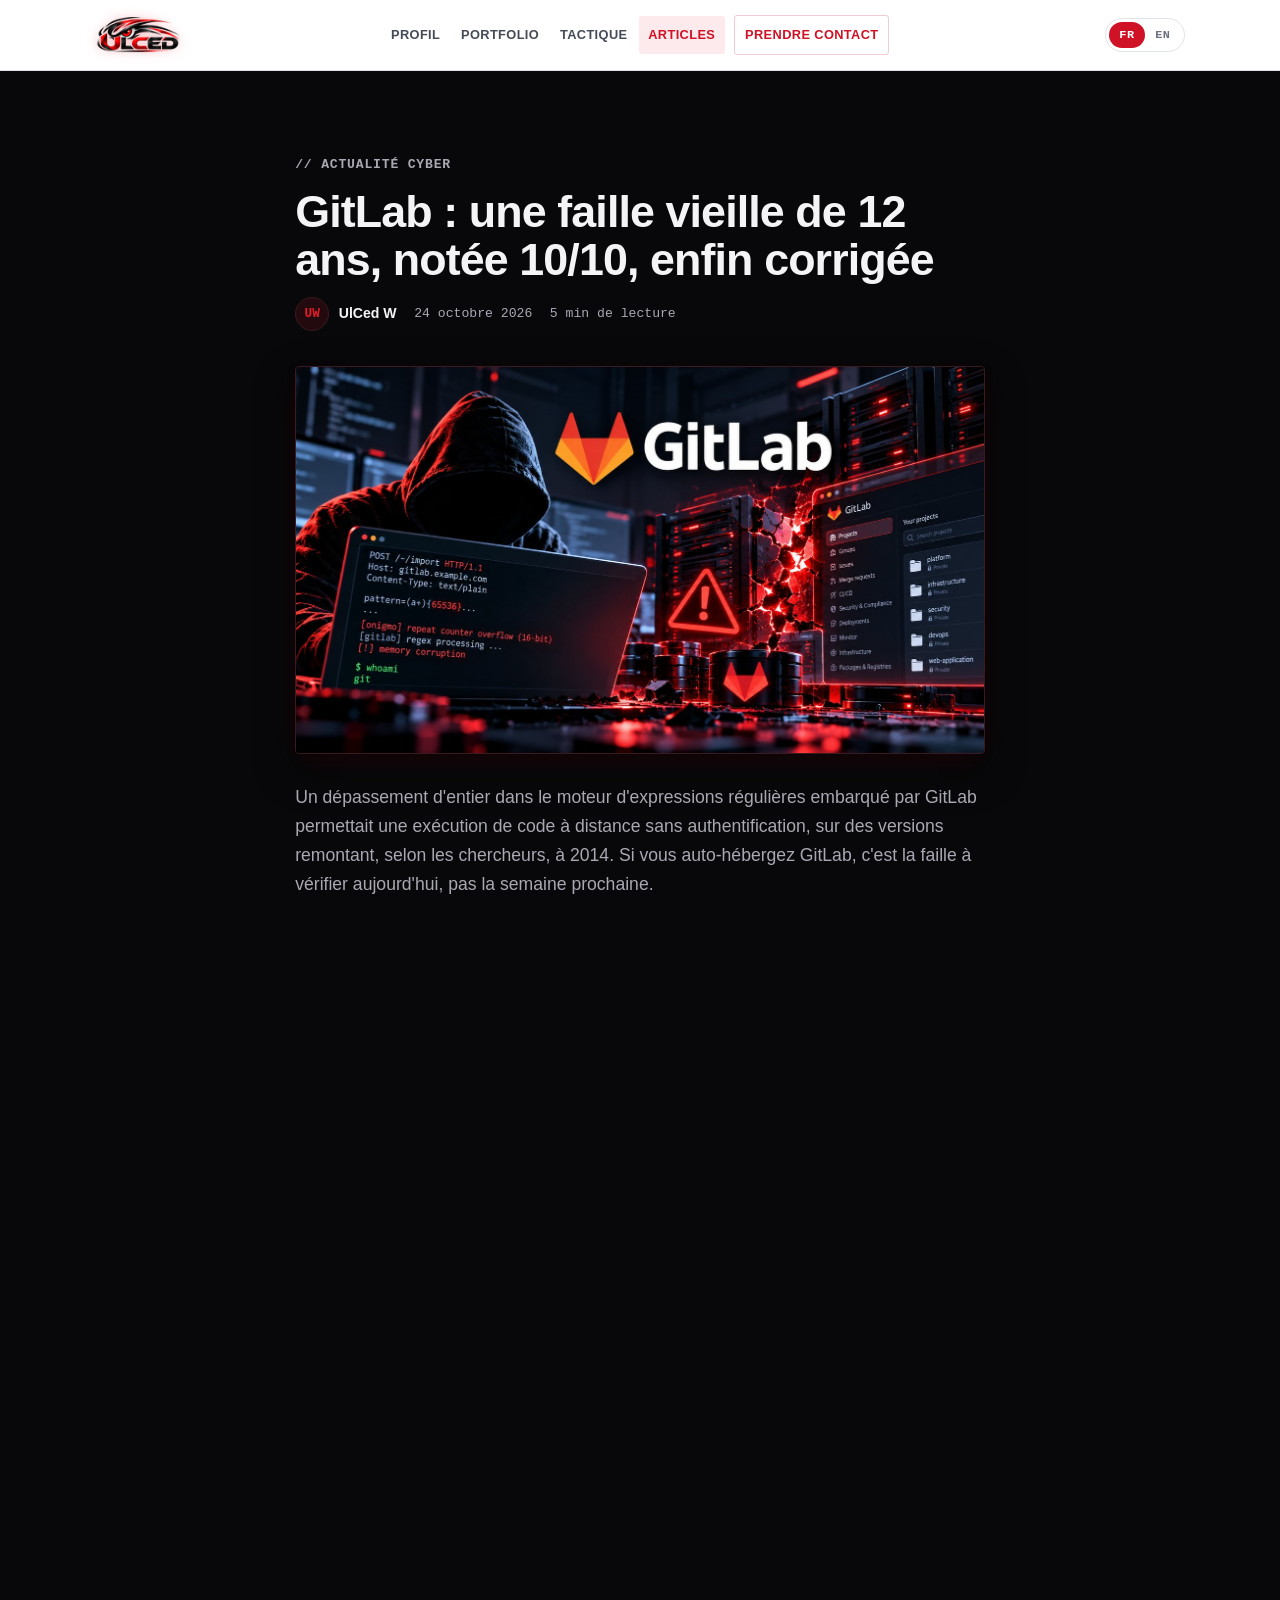
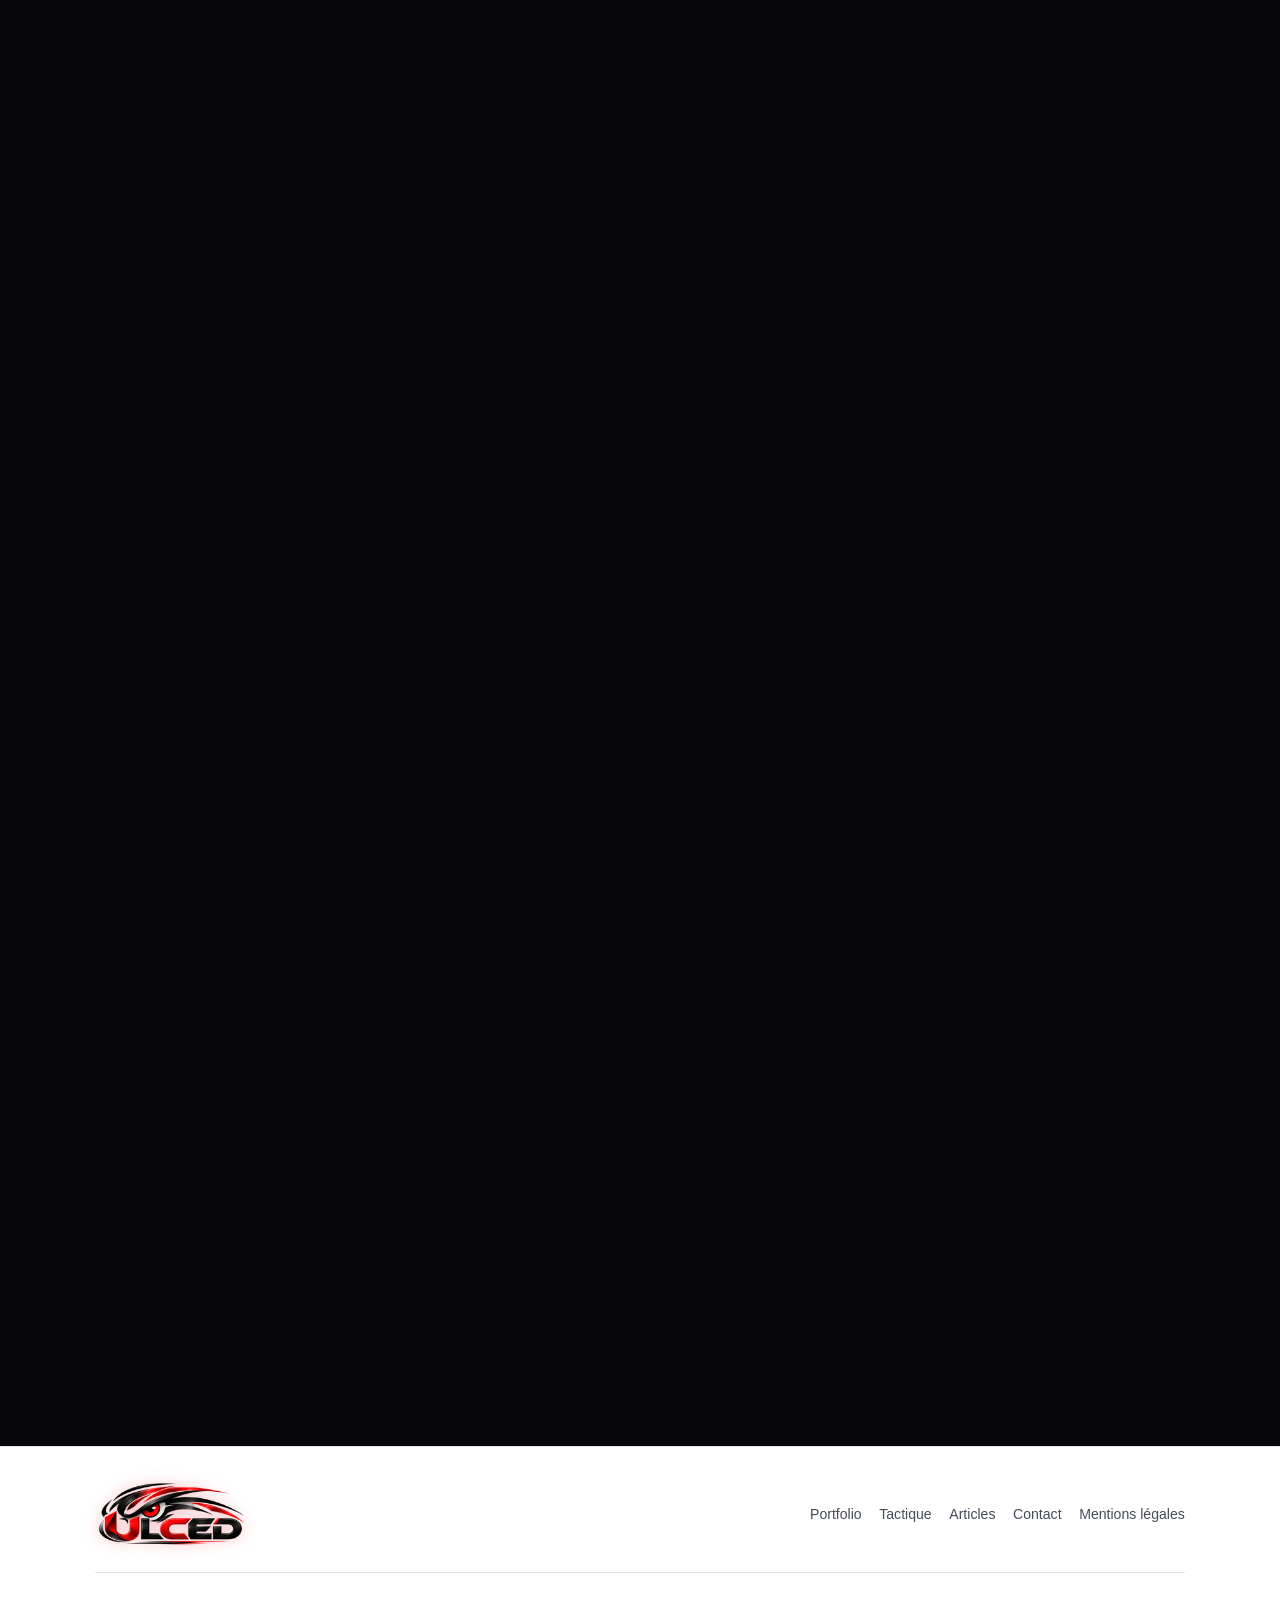
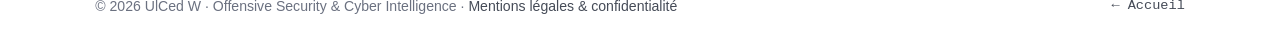
<file: article-faille-gitlab-rce.html>
<!DOCTYPE html>
<html lang="fr" data-theme="dark">
<head>
  <meta charset="UTF-8" />
  <meta name="viewport" content="width=device-width, initial-scale=1.0" />
  <meta http-equiv="Content-Security-Policy"
        content="default-src 'self'; script-src 'self'; style-src 'self'; img-src 'self' data:; font-src 'self'; connect-src 'self'; form-action 'self' mailto:; base-uri 'self'; object-src 'none'; frame-src 'none'; child-src 'none'; worker-src 'none'; manifest-src 'self'; upgrade-insecure-requests" />
  <meta name="referrer" content="no-referrer" />
  <meta name="robots" content="index, follow" />
  <meta name="theme-color" content="#0a0a0c" />

  <title>GitLab : une faille vieille de 12 ans, notée 10/10, enfin corrigée · UlCed W</title>
  <meta name="description" content="CVE-2026-110264 : un dépassement d'entier dans le moteur regex de GitLab permettait une exécution de code à distance sans authentification, depuis 2014. Versions et correctifs." />
  <link rel="canonical" href="https://ulced.com/article-faille-gitlab-rce.html" />

  <meta property="og:type" content="article" />
  <meta property="og:url" content="https://ulced.com/article-faille-gitlab-rce.html" />
  <meta property="og:title" content="GitLab : une faille vieille de 12 ans, notée 10/10, enfin corrigée · UlCed W" />
  <meta property="og:description" content="CVE-2026-110264 : un dépassement d'entier dans le moteur regex de GitLab permettait une exécution de code à distance sans authentification, depuis 2014. Versions et correctifs." />
  <meta property="og:image" content="https://ulced.com/assets/article-gitlab-rce.jpg" />
  <meta property="og:image:width" content="1400" />
  <meta property="og:image:height" content="787" />
  <meta property="og:locale" content="fr_FR" />
  <meta property="og:site_name" content="UlCed W" />
  <meta property="article:published_time" content="2026-10-24" />
  <meta property="article:author" content="UlCed W" />
  <meta name="twitter:card" content="summary_large_image" />
  <meta name="twitter:title" content="GitLab : une faille vieille de 12 ans, notée 10/10, enfin corrigée · UlCed W" />
  <meta name="twitter:description" content="CVE-2026-110264 : un dépassement d'entier dans le moteur regex de GitLab permettait une exécution de code à distance sans authentification, depuis 2014. Versions et correctifs." />
  <meta name="twitter:image" content="https://ulced.com/assets/article-gitlab-rce.jpg" />

  <script type="application/ld+json">
  {
    "@context": "https://schema.org",
    "@type": "Article",
    "headline": "GitLab : une faille vieille de 12 ans, notée 10/10, enfin corrigée",
    "description": "CVE-2026-110264 : un dépassement d'entier dans le moteur regex de GitLab permettait une exécution de code à distance sans authentification, depuis 2014. Versions et correctifs.",
    "datePublished": "2026-10-24",
    "author": { "@type": "Person", "name": "UlCed W", "url": "https://ulced.com/" },
    "publisher": { "@type": "Person", "name": "UlCed W" },
    "mainEntityOfPage": "https://ulced.com/article-faille-gitlab-rce.html",
    "image": "https://ulced.com/assets/article-gitlab-rce.jpg",
    "inLanguage": "fr"
  }
  </script>

  <script src="js/head.js"></script>
  <link rel="preload" href="css/style.css" as="style" />
  <link rel="stylesheet" href="css/style.css" />
  <link rel="icon" type="image/png" href="assets/ulced-favicon.png" />
  <link rel="apple-touch-icon" href="assets/ulced-favicon.png" />
</head>
<body>
  <span id="top" aria-hidden="true"></span>
  <a class="skip-link" href="#main" data-en="Skip to content">Aller au contenu</a>

  <!-- ============ EN-TÊTE / NAVIGATION ============ -->
  <header class="site-header">
    <div class="container header-inner">
      <a href="index.html#top" class="brand" aria-label="Accueil">
        <img src="assets/ulced-logo.png" alt="UlCed" class="brand-logo-full" width="99" height="42" />
      </a>

      <nav class="nav" aria-label="Navigation principale">
        <button class="nav-toggle" aria-expanded="false" aria-controls="nav-menu" aria-label="Ouvrir le menu">
          <span></span><span></span><span></span>
        </button>
        <ul class="nav-menu" id="nav-menu">
          <li><a href="index.html#about" data-en="Profile">Profil</a></li>
          <li><a href="portfolio.html" data-en="Portfolio">Portfolio</a></li>
          <li><a href="methodology.html" data-en="Tactics">Tactique</a></li>
          <li><a href="articles.html" class="active" data-en="Articles">Articles</a></li>
          <li><a href="index.html#contact" class="nav-cta" data-en="Get in touch">Prendre contact</a></li>
        </ul>
      </nav>

      <div class="lang-toggle" role="group" aria-label="Langue / Language">
        <button type="button" class="lang-btn is-active" data-lang="fr">FR</button>
        <button type="button" class="lang-btn" data-lang="en">EN</button>
      </div>
    </div>
  </header>

  <main id="main">
    <article class="section">
      <div class="container article">
        <p class="section-eyebrow reveal" data-en="// Cyber news">// Actualité cyber</p>
        <h1 class="section-title reveal" data-en="GitLab: a 12-year-old flaw, scored 10/10, finally fixed">GitLab&nbsp;: une faille vieille de 12 ans, notée 10/10, enfin corrigée</h1>

        <p class="article-meta reveal">
          <span class="article-byline"><span class="article-avatar" aria-hidden="true">UW</span><strong>UlCed&nbsp;W</strong></span>
          <span data-en="October 24, 2026">24 octobre 2026</span>
          <span data-en="5 min read">5 min de lecture</span>
        </p>

        <img class="article-hero-img reveal" src="assets/article-gitlab-rce.jpg" alt="Illustration : exploitation de la faille GitLab via le moteur d'expressions régulières Onigmo" width="1400" height="787" />

        <p class="article-lead reveal" data-en="An integer overflow in the regex engine GitLab ships allowed unauthenticated remote code execution, on versions reportedly going back to 2014. If you self-host GitLab, this is the one to check today, not next week.">Un dépassement d'entier dans le moteur d'expressions régulières embarqué par GitLab permettait une exécution de code à distance sans authentification, sur des versions remontant, selon les chercheurs, à 2014. Si vous auto-hébergez GitLab, c'est la faille à vérifier aujourd'hui, pas la semaine prochaine.</p>

        <div class="severity-meter severity-fill-100 reveal">
          <div class="severity-score">10.0<small data-en="CVSS v4.0">CVSS v4.0</small></div>
          <div class="severity-bar-wrap">
            <p class="severity-label"><span data-en="Severity">Sévérité</span><span data-en="Maximum">Maximale</span></p>
            <div class="severity-bar"><span></span></div>
          </div>
        </div>

        <h2 class="reveal" data-en="What happened">Que s'est-il passé&nbsp;?</h2>
        <p class="reveal" data-en="On October 21, 2026, GitLab shipped a critical patch for &lt;strong&gt;CVE-2026-110264&lt;/strong&gt;, an integer overflow in Onigmo — the regex engine Ruby bundles and that GitLab uses internally. It scores a perfect &lt;strong&gt;10.0 out of 10&lt;/strong&gt; on the CVSS scale, the maximum possible.">Le 21 octobre 2026, GitLab a publié un correctif critique pour <strong>CVE-2026-110264</strong>, un dépassement d'entier dans Onigmo — le moteur d'expressions régulières embarqué par Ruby et utilisé en interne par GitLab. Elle est notée <strong>10,0 sur 10</strong> sur l'échelle CVSS, le score maximal possible.</p>
        <p class="reveal" data-en="What stands out: the flaw reportedly exists since version 7.0, released in 2014 — twelve years of potential exposure before anyone caught it. GitLab.com and GitLab Dedicated, the versions GitLab itself hosts, were already protected; this concerns self-managed instances.">Ce qui frappe&nbsp;: la faille existerait depuis la version 7.0, sortie en 2014 — douze ans d'exposition potentielle avant d'être repérée. GitLab.com et GitLab Dedicated, les versions hébergées par GitLab lui-même, étaient déjà protégées&nbsp;; ce sont les instances auto-hébergées qui sont concernées.</p>

        <h2 class="reveal" data-en="How it works">Comment ça fonctionne</h2>
        <p class="reveal" data-en="According to a GitLab merge request excerpt quoted by several researchers, Onigmo stores a repeat identifier in a signed 16-bit slot, while the repeat counter itself uses a regular integer. Push the counter past what the 16-bit slot can hold, and the mismatch corrupts memory.">Selon un extrait de merge request GitLab cité par plusieurs chercheurs, Onigmo stocke un identifiant de répétition dans un espace signé de 16&nbsp;bits, alors que le compteur de répétitions utilise lui un entier classique. Poussez ce compteur au-delà de ce que l'espace 16&nbsp;bits peut contenir, et cet écart corrompt la mémoire.</p>

        <div class="flow-diagram reveal">
          <div class="flow-step"><span class="flow-num">1</span><p data-en="Request triggers parsing of a crafted regular expression">Requête déclenchant l'analyse d'une expression régulière piégée</p></div>
          <div class="flow-arrow" aria-hidden="true">→</div>
          <div class="flow-step"><span class="flow-num">2</span><p data-en="Onigmo's repeat counter overflows its 16-bit slot">Le compteur de répétition d'Onigmo déborde de son espace 16 bits</p></div>
          <div class="flow-arrow" aria-hidden="true">→</div>
          <div class="flow-step"><span class="flow-num">3</span><p data-en="Regex engine memory is corrupted">La mémoire du moteur regex est corrompue</p></div>
          <div class="flow-arrow" aria-hidden="true">→</div>
          <div class="flow-step flow-step-danger"><span class="flow-num">4</span><p data-en="Remote code execution on the GitLab instance">Exécution de code à distance sur l'instance GitLab</p></div>
        </div>
        <p class="reveal" data-en="Exact preconditions are disputed: one write-up says it needs a public project or Org-mode file rendering, but GitLab itself hasn't disclosed the attack preconditions in detail.">Les préconditions exactes font débat&nbsp;: une analyse évoque un projet public ou le rendu d'un fichier au format Org-mode, mais GitLab n'a pas détaillé publiquement les conditions précises d'exploitation.</p>

        <h2 class="reveal" data-en="Who is affected">Qui est concerné&nbsp;?</h2>
        <div class="table-wrap reveal">
          <table class="compare">
            <thead>
              <tr><th scope="col" data-en="Branch">Branche</th><th scope="col" data-en="Fixed version">Version corrigée</th></tr>
            </thead>
            <tbody>
              <tr><th scope="row">19.5</th><td>19.5.1</td></tr>
              <tr><th scope="row">19.4</th><td>19.4.3</td></tr>
              <tr><th scope="row">19.3</th><td>19.3.6</td></tr>
              <tr><th scope="row">19.2</th><td>19.2.9</td></tr>
              <tr><th scope="row">19.1</th><td>19.1.9</td></tr>
              <tr><th scope="row">19.0</th><td>19.0.10</td></tr>
              <tr><th scope="row" data-en="≤ 18.11 (back to 7.0)">≤ 18.11 (jusqu'à 7.0)</th><td>18.11.13</td></tr>
            </tbody>
          </table>
        </div>

        <div class="callout reveal">
          <span class="callout-icon" aria-hidden="true">⚠</span>
          <p data-en="&lt;strong&gt;No workaround exists.&lt;/strong&gt; The only protection is upgrading to the fixed version for your branch. A public proof-of-concept exploit is already circulating on GitHub — treat that as a reason to patch tonight, not as a resource to experiment with.">
            <strong>Aucun contournement n'existe.</strong> La seule protection est la mise à jour vers la version corrigée de votre branche. Un code de démonstration (PoC) circule déjà publiquement sur GitHub&nbsp;: une raison de patcher ce soir, pas une ressource à tester soi-même.
          </p>
        </div>

        <h2 class="reveal" data-en="What to do now">Que faire maintenant&nbsp;?</h2>
        <ul class="reveal">
          <li data-en="Check the exact version of every self-managed GitLab instance you run, including ones that may have been forgotten.">Vérifiez la version exacte de chaque instance GitLab auto-hébergée, y compris celles qu'on a pu oublier.</li>
          <li data-en="Schedule the upgrade as an emergency, not as routine maintenance.">Planifiez la mise à jour en urgence, pas comme une maintenance de routine.</li>
          <li data-en="GitLab published two Sigma detection rules for self-managed instances, covering Onigmo native-worker crashes and bursts of Org-mode render errors — worth deploying while you patch.">GitLab a publié deux règles de détection Sigma pour les instances auto-hébergées, couvrant les plantages du worker natif Onigmo et les pics d'erreurs de rendu Org-mode&nbsp;: à déployer pendant que vous patchez.</li>
          <li data-en="As of this writing there's no sign of active exploitation and the CVE isn't in CISA's KEV catalog — but with a public PoC and a maximum CVSS score, that can change fast.">À l'heure où j'écris ces lignes, rien n'indique une exploitation active et la CVE ne figure pas au catalogue KEV de la CISA — mais avec un PoC public et un score CVSS maximal, cela peut changer vite.</li>
        </ul>

        <p class="article-sources reveal">
          <span data-en="Sources:">Sources&nbsp;:</span>
          <a href="https://www.it-connect.tech/gitlab-patches-critical-cve-2026-110264-affecting-versions-back-to-7-0/" target="_blank" rel="noopener noreferrer">IT-Connect</a>
          <a href="https://dev.to/alanwest/gitlab-cve-2026-110264-is-a-cvss-10-rce-how-to-patch-self-hosted-gitlab-tonight-24f1" target="_blank" rel="noopener noreferrer">DEV Community</a>
        </p>

        <a href="articles.html" class="article-back reveal" data-en="← See other articles">← Voir d'autres articles</a>
      </div>
    </article>
  </main>

  <!-- ============ PIED DE PAGE ============ -->
  <footer class="site-footer">
    <div class="container">
      <div class="footer-top-row">
        <div class="footer-brand">
          <img src="assets/ulced-logo-full.png" alt="UlCed" class="footer-full-logo" width="236" height="100" />
        </div>
        <nav class="footer-nav" aria-label="Liens de pied de page">
          <a href="portfolio.html" data-en="Portfolio">Portfolio</a>
          <a href="methodology.html" data-en="Tactics">Tactique</a>
          <a href="articles.html" data-en="Articles">Articles</a>
          <a href="index.html#contact">Contact</a>
          <a href="legal.html" data-en="Legal notice">Mentions légales</a>
        </nav>
      </div>
      <div class="footer-inner">
        <p data-en="© &lt;span id=&quot;year&quot;&gt;&lt;/span&gt; UlCed W · Offensive Security &amp; Cyber Intelligence · &lt;a href=&quot;legal.html&quot;&gt;Legal notice &amp; privacy&lt;/a&gt;">© <span id="year"></span> UlCed W · Offensive Security &amp; Cyber Intelligence · <a href="legal.html">Mentions légales &amp; confidentialité</a></p>
        <a href="index.html" class="footer-top" data-en="← Home">← Accueil</a>
      </div>
    </div>
  </footer>

  <!-- Bouton flottant « haut de page » -->
  <button class="to-top" id="to-top" aria-label="Remonter en haut" title="Haut de page">
    <svg viewBox="0 0 24 24" width="20" height="20" fill="none" stroke="currentColor" stroke-width="2.2" stroke-linecap="round" stroke-linejoin="round"><path d="M12 19V5M5 12l7-7 7 7"/></svg>
  </button>

  <script src="js/main.js" defer></script>
</body>
</html>
</file>
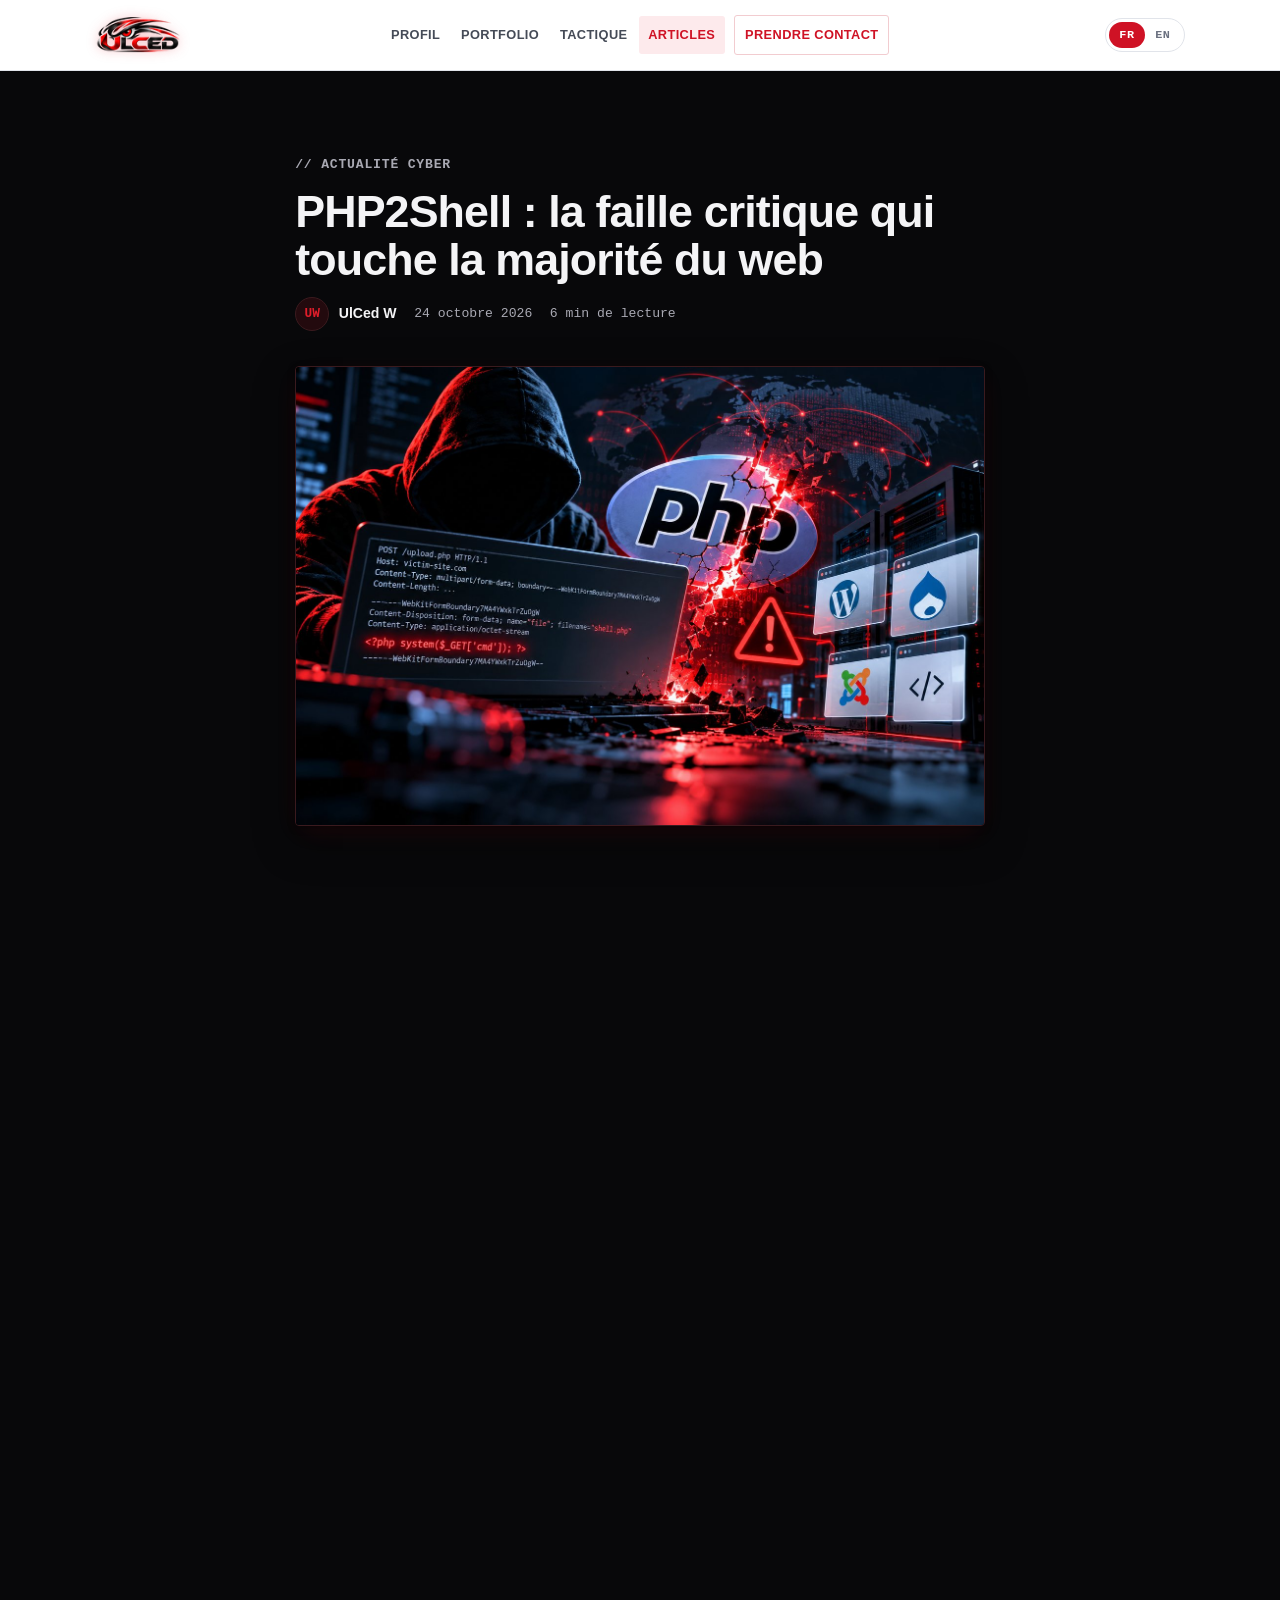
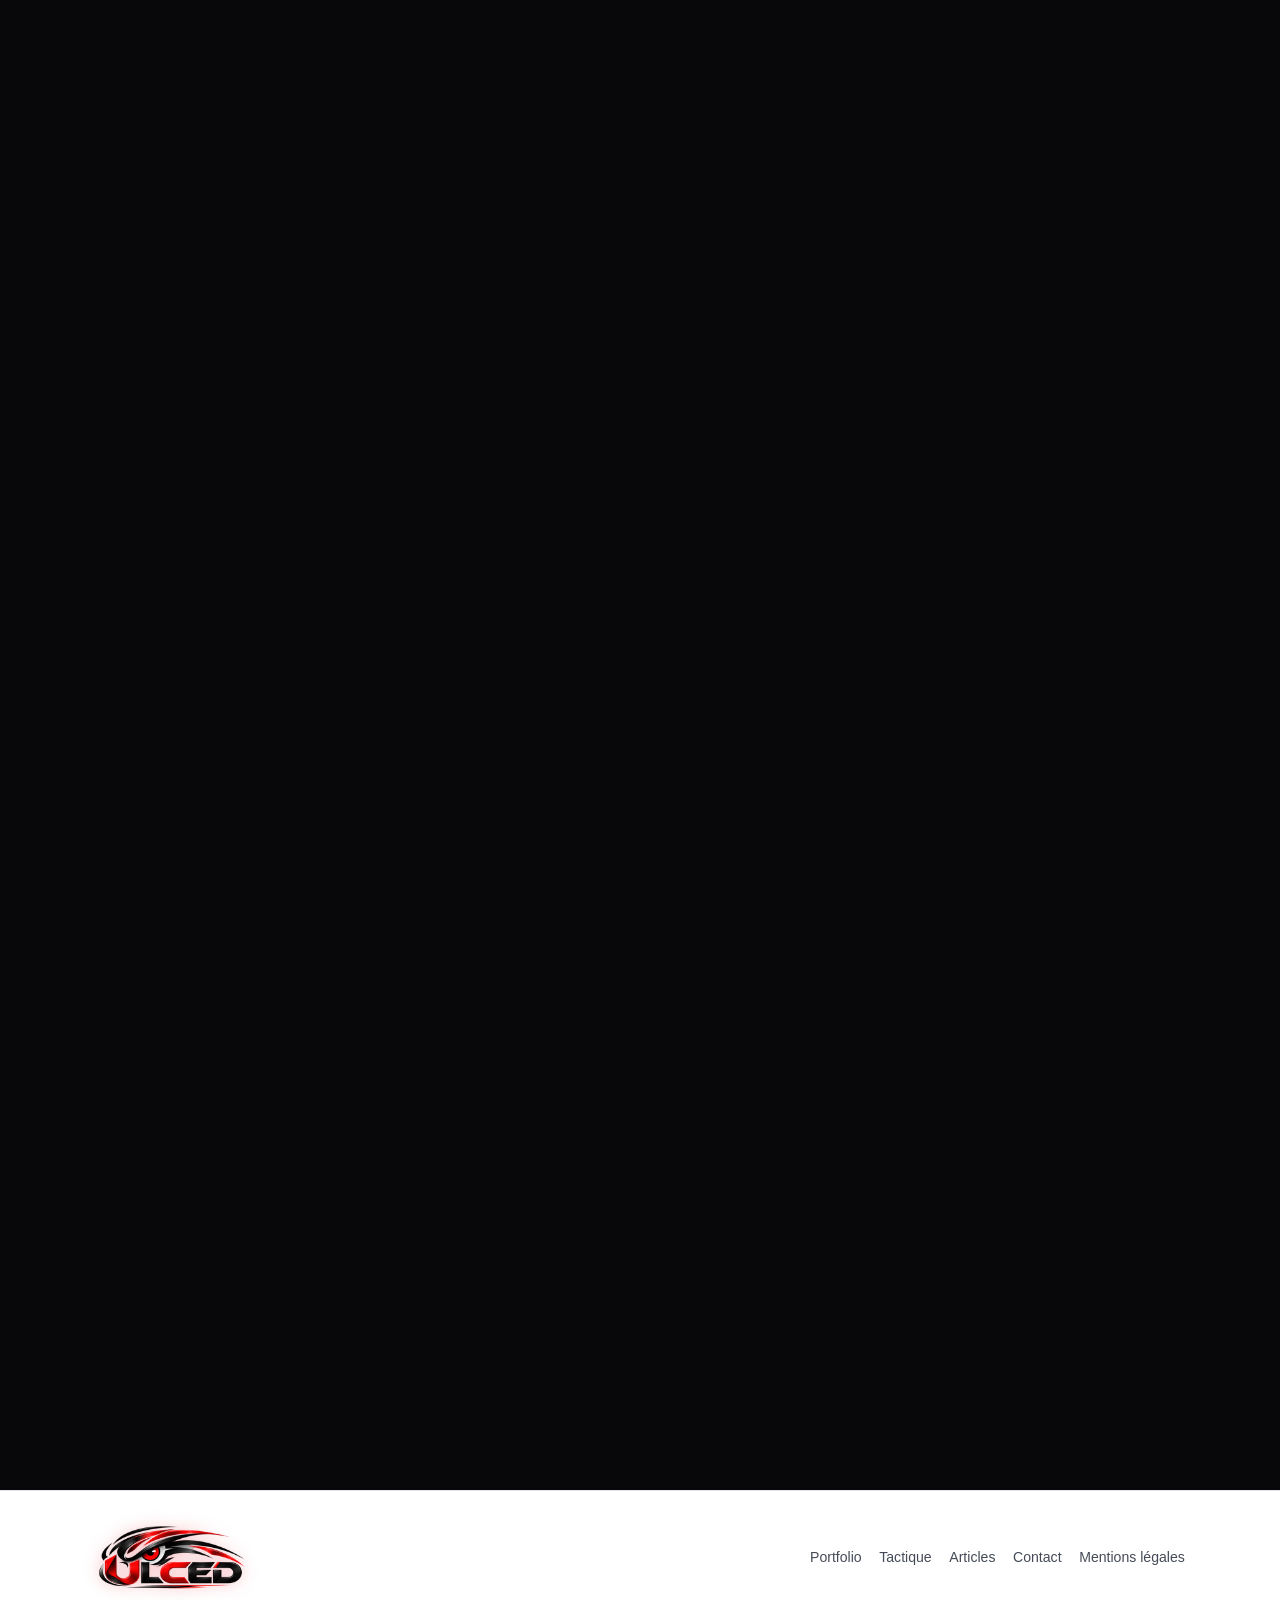
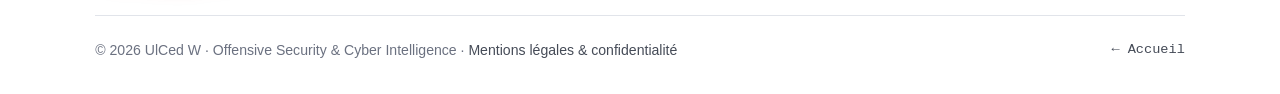
<file: article-faille-php2shell.html>
<!DOCTYPE html>
<html lang="fr" data-theme="dark">
<head>
  <meta charset="UTF-8" />
  <meta name="viewport" content="width=device-width, initial-scale=1.0" />
  <meta http-equiv="Content-Security-Policy"
        content="default-src 'self'; script-src 'self'; style-src 'self'; img-src 'self' data:; font-src 'self'; connect-src 'self'; form-action 'self' mailto:; base-uri 'self'; object-src 'none'; frame-src 'none'; child-src 'none'; worker-src 'none'; manifest-src 'self'; upgrade-insecure-requests" />
  <meta name="referrer" content="no-referrer" />
  <meta name="robots" content="index, follow" />
  <meta name="theme-color" content="#0a0a0c" />

  <title>PHP2Shell : la faille critique qui touche la majorité du web · UlCed W</title>
  <meta name="description" content="CVE-2026-109618 et CVE-2026-109619 : deux failles critiques dans PHP permettent une exécution de code à distance sans authentification. Versions concernées et précautions." />
  <link rel="canonical" href="https://ulced.com/article-faille-php2shell.html" />

  <meta property="og:type" content="article" />
  <meta property="og:url" content="https://ulced.com/article-faille-php2shell.html" />
  <meta property="og:title" content="PHP2Shell : la faille critique qui touche la majorité du web · UlCed W" />
  <meta property="og:description" content="CVE-2026-109618 et CVE-2026-109619 : deux failles critiques dans PHP permettent une exécution de code à distance sans authentification. Versions concernées et précautions." />
  <meta property="og:image" content="https://ulced.com/assets/article-php2shell.jpg" />
  <meta property="og:image:width" content="1400" />
  <meta property="og:image:height" content="933" />
  <meta property="og:locale" content="fr_FR" />
  <meta property="og:site_name" content="UlCed W" />
  <meta property="article:published_time" content="2026-10-24" />
  <meta property="article:author" content="UlCed W" />
  <meta name="twitter:card" content="summary_large_image" />
  <meta name="twitter:title" content="PHP2Shell : la faille critique qui touche la majorité du web · UlCed W" />
  <meta name="twitter:description" content="CVE-2026-109618 et CVE-2026-109619 : deux failles critiques dans PHP permettent une exécution de code à distance sans authentification. Versions concernées et précautions." />
  <meta name="twitter:image" content="https://ulced.com/assets/article-php2shell.jpg" />

  <script type="application/ld+json">
  {
    "@context": "https://schema.org",
    "@type": "Article",
    "headline": "PHP2Shell : la faille critique qui touche la majorité du web",
    "description": "CVE-2026-109618 et CVE-2026-109619 : deux failles critiques dans PHP permettent une exécution de code à distance sans authentification. Versions concernées et précautions.",
    "datePublished": "2026-10-24",
    "author": { "@type": "Person", "name": "UlCed W", "url": "https://ulced.com/" },
    "publisher": { "@type": "Person", "name": "UlCed W" },
    "mainEntityOfPage": "https://ulced.com/article-faille-php2shell.html",
    "image": "https://ulced.com/assets/article-php2shell.jpg",
    "inLanguage": "fr"
  }
  </script>

  <script src="js/head.js"></script>
  <link rel="preload" href="css/style.css" as="style" />
  <link rel="stylesheet" href="css/style.css" />
  <link rel="icon" type="image/png" href="assets/ulced-favicon.png" />
  <link rel="apple-touch-icon" href="assets/ulced-favicon.png" />
</head>
<body>
  <span id="top" aria-hidden="true"></span>
  <a class="skip-link" href="#main" data-en="Skip to content">Aller au contenu</a>

  <!-- ============ EN-TÊTE / NAVIGATION ============ -->
  <header class="site-header">
    <div class="container header-inner">
      <a href="index.html#top" class="brand" aria-label="Accueil">
        <img src="assets/ulced-logo.png" alt="UlCed" class="brand-logo-full" width="99" height="42" />
      </a>

      <nav class="nav" aria-label="Navigation principale">
        <button class="nav-toggle" aria-expanded="false" aria-controls="nav-menu" aria-label="Ouvrir le menu">
          <span></span><span></span><span></span>
        </button>
        <ul class="nav-menu" id="nav-menu">
          <li><a href="index.html#about" data-en="Profile">Profil</a></li>
          <li><a href="portfolio.html" data-en="Portfolio">Portfolio</a></li>
          <li><a href="methodology.html" data-en="Tactics">Tactique</a></li>
          <li><a href="articles.html" class="active" data-en="Articles">Articles</a></li>
          <li><a href="index.html#contact" class="nav-cta" data-en="Get in touch">Prendre contact</a></li>
        </ul>
      </nav>

      <div class="lang-toggle" role="group" aria-label="Langue / Language">
        <button type="button" class="lang-btn is-active" data-lang="fr">FR</button>
        <button type="button" class="lang-btn" data-lang="en">EN</button>
      </div>
    </div>
  </header>

  <main id="main">
    <article class="section">
      <div class="container article">
        <p class="section-eyebrow reveal" data-en="// Actualité cyber">// Actualité cyber</p>
        <h1 class="section-title reveal" data-en="PHP2Shell: the critical flaw hitting most of the web">PHP2Shell&nbsp;: la faille critique qui touche la majorité du web</h1>

        <p class="article-meta reveal">
          <span class="article-byline"><span class="article-avatar" aria-hidden="true">UW</span><strong>UlCed&nbsp;W</strong></span>
          <span data-en="October 24, 2026">24 octobre 2026</span>
          <span data-en="6 min read">6 min de lecture</span>
        </p>

        <img class="article-hero-img reveal" src="assets/article-php2shell.jpg" alt="Illustration : exploitation de la faille PHP2Shell via un upload de fichier piégé" width="1400" height="933" />

        <p class="article-lead reveal" data-en="Two critical flaws in the core of PHP allow unauthenticated remote code execution on a huge share of the world's websites. Here's what's confirmed, what's still disputed between sources, and how to protect yourself right now.">Deux failles critiques dans le cœur de PHP permettent une exécution de code à distance sans la moindre authentification, sur une grande partie des sites web du monde. Voici ce qui est confirmé, ce qui reste débattu entre les sources, et comment vous protéger dès maintenant.</p>

        <div class="severity-meter severity-fill-92 reveal">
          <div class="severity-score">9.2<small data-en="CVSS v4.0">CVSS v4.0</small></div>
          <div class="severity-bar-wrap">
            <p class="severity-label"><span data-en="Severity">Sévérité</span><span data-en="Critical">Critique</span></p>
            <div class="severity-bar"><span></span></div>
          </div>
        </div>

        <h2 class="reveal" data-en="What happened">Que s'est-il passé&nbsp;?</h2>
        <p class="reveal" data-en="On October 21, 2026, the PHP team rushed out patches for two critical flaws the security community nicknamed &lt;strong&gt;« PHP2Shell »&lt;/strong&gt;: &lt;strong&gt;CVE-2026-109618&lt;/strong&gt; and &lt;strong&gt;CVE-2026-109619&lt;/strong&gt;. Both score 9.2 out of 10 on the CVSS v4.0 scale, and both allow remote code execution with zero authentication required.">Le 21 octobre 2026, l'équipe PHP a publié en urgence des correctifs pour deux failles critiques que la communauté sécurité a surnommées <strong>« PHP2Shell »</strong>&nbsp;: <strong>CVE-2026-109618</strong> et <strong>CVE-2026-109619</strong>. Toutes deux sont notées 9,2 sur 10 sur l'échelle CVSS&nbsp;v4.0, et permettent une exécution de code à distance sans la moindre authentification.</p>
        <p class="reveal" data-en="According to several researchers (watchTowr), exploitation attempts reportedly began as early as October 17 — four days before the patch shipped. CISA, for its part, said it had not observed exploitation as of its October 21 alert, and as of this writing neither CVE is listed in the KEV catalog yet. Sources disagree on how far exploitation has actually spread: treat it as an active risk by precaution, not as a confirmed mass-exploitation event.">Selon plusieurs chercheurs (watchTowr), des tentatives d'exploitation auraient commencé dès le 17 octobre&nbsp;: quatre jours avant la publication du correctif. De son côté, la CISA affirmait ne pas avoir observé d'exploitation lors de son alerte du 21 octobre, et à l'heure où j'écris ces lignes, aucune des deux CVE ne figure encore dans son catalogue KEV. Les sources divergent sur l'ampleur réelle de l'exploitation&nbsp;: à traiter comme un risque actif par précaution, pas comme un événement de compromission massive confirmé.</p>

        <h2 class="reveal" data-en="How it works">Comment ça fonctionne</h2>
        <p class="reveal" data-en="The two flaws don't share the exact same root cause. &lt;strong&gt;CVE-2026-109618&lt;/strong&gt; is memory corruption triggered by an out-of-memory condition while PHP parses multipart requests — the mechanism used for file uploads. &lt;strong&gt;CVE-2026-109619&lt;/strong&gt; is a &lt;em&gt;stale global state&lt;/em&gt; issue: PHP keeps a reference to a memory region that has already been freed.">Les deux failles n'ont pas exactement la même origine. <strong>CVE-2026-109618</strong> est une corruption mémoire déclenchée par une condition de dépassement de mémoire (out-of-memory) pendant l'analyse des requêtes multipart&nbsp;: le mécanisme utilisé pour l'upload de fichiers. <strong>CVE-2026-109619</strong> est un problème d'<em>état global obsolète</em>&nbsp;: PHP conserve une référence vers une zone mémoire déjà libérée.</p>

        <div class="flow-diagram reveal">
          <div class="flow-step"><span class="flow-num">1</span><p data-en="Crafted HTTP request with a multipart file upload">Requête HTTP piégée avec un upload de fichier multipart</p></div>
          <div class="flow-arrow" aria-hidden="true">→</div>
          <div class="flow-step"><span class="flow-num">2</span><p data-en="Out-of-memory condition during parsing">Condition de dépassement mémoire pendant l'analyse</p></div>
          <div class="flow-arrow" aria-hidden="true">→</div>
          <div class="flow-step"><span class="flow-num">3</span><p data-en="Memory corruption / stale reference">Corruption mémoire / référence obsolète</p></div>
          <div class="flow-arrow" aria-hidden="true">→</div>
          <div class="flow-step flow-step-danger"><span class="flow-num">4</span><p data-en="Arbitrary code execution on the server">Exécution de code arbitraire sur le serveur</p></div>
        </div>

        <h2 class="reveal" data-en="Who is affected">Qui est concerné&nbsp;?</h2>
        <p class="reveal" data-en="Essentially any site running an unpatched PHP install — WordPress, Drupal, or a custom application. Unsupported end-of-life branches, including PHP 5, are reportedly affected too, but they receive no official fix.">Quasiment tout site qui tourne sur une installation PHP non patchée&nbsp;: WordPress, Drupal, ou une application maison. Les branches en fin de vie non supportées, dont PHP&nbsp;5, seraient également concernées, mais sans correctif officiel.</p>

        <div class="table-wrap reveal">
          <table class="compare">
            <thead>
              <tr><th scope="col" data-en="Branch">Branche</th><th scope="col" data-en="Fixed version">Version corrigée</th></tr>
            </thead>
            <tbody>
              <tr><th scope="row">8.5</th><td>8.5.12</td></tr>
              <tr><th scope="row">8.4</th><td>8.4.27</td></tr>
              <tr><th scope="row">8.3</th><td>8.3.36</td></tr>
              <tr><th scope="row">8.2</th><td>8.2.35</td></tr>
              <tr><th scope="row" data-en="Older / EOL">Antérieures / EOL</th><td data-en="No official fix — see mitigation below">Pas de correctif officiel — voir la mitigation ci-dessous</td></tr>
            </tbody>
          </table>
        </div>

        <div class="callout reveal">
          <span class="callout-icon" aria-hidden="true">⚠</span>
          <p data-en="&lt;strong&gt;Can't patch immediately?&lt;/strong&gt; Setting &lt;code&gt;session.upload_progress.enabled=0&lt;/code&gt; in your php.ini reduces the risk without eliminating it. It's the main option for end-of-life branches that won't get an official patch. Treat it as a stopgap, not a fix.">
            <strong>Impossible de patcher dans l'immédiat&nbsp;?</strong> Activer <code>session.upload_progress.enabled=0</code> dans votre php.ini réduit le risque sans l'éliminer. C'est la principale option pour les branches en fin de vie qui ne recevront pas de correctif officiel. À traiter comme un pansement, pas une solution.
          </p>
        </div>

        <h2 class="reveal" data-en="What to do now">Que faire maintenant&nbsp;?</h2>
        <ul class="reveal">
          <li data-en="Inventory every exposed PHP instance, including ones you may have forgotten (staging, internal tools, old projects).">Faites l'inventaire de toutes les instances PHP exposées, y compris celles qu'on oublie&nbsp;: pré-production, outils internes, vieux projets.</li>
          <li data-en="Upgrade to a fixed version as a priority. If you manage a fleet of servers, patch internet-facing ones first.">Mettez à jour vers une version corrigée en priorité. Si vous gérez un parc de serveurs, patchez d'abord ceux exposés sur internet.</li>
          <li data-en="On EOL branches, apply the mitigation above and plan a migration off that branch — it won't get future security fixes either.">Sur les branches EOL, appliquez la mitigation ci-dessus et planifiez une migration&nbsp;: elles ne recevront plus aucun futur correctif de sécurité.</li>
          <li data-en="Watch logs for unusual upload-related activity. Public proof-of-concept exploit code is already circulating — treat your exposure as real, whatever the confirmed exploitation numbers end up being.">Surveillez vos journaux pour toute activité anormale liée aux uploads. Du code de démonstration (PoC) circule déjà publiquement&nbsp;: considérez votre exposition comme réelle, quel que soit le niveau d'exploitation finalement confirmé.</li>
        </ul>

        <p class="article-sources reveal">
          <span data-en="Sources:">Sources&nbsp;:</span>
          <a href="https://socradar.io/blog/php2shell-cve-2026-109618-cve-2026-109619/" target="_blank" rel="noopener noreferrer">SOCRadar</a>
          <a href="https://watchtowr.com/intelligence/php-remote-code-execution-php2shell/" target="_blank" rel="noopener noreferrer">watchTowr</a>
        </p>

        <a href="articles.html" class="article-back reveal" data-en="← See other articles">← Voir d'autres articles</a>
      </div>
    </article>
  </main>

  <!-- ============ PIED DE PAGE ============ -->
  <footer class="site-footer">
    <div class="container">
      <div class="footer-top-row">
        <div class="footer-brand">
          <img src="assets/ulced-logo-full.png" alt="UlCed" class="footer-full-logo" width="236" height="100" />
        </div>
        <nav class="footer-nav" aria-label="Liens de pied de page">
          <a href="portfolio.html" data-en="Portfolio">Portfolio</a>
          <a href="methodology.html" data-en="Tactics">Tactique</a>
          <a href="articles.html" data-en="Articles">Articles</a>
          <a href="index.html#contact">Contact</a>
          <a href="legal.html" data-en="Legal notice">Mentions légales</a>
        </nav>
      </div>
      <div class="footer-inner">
        <p data-en="© &lt;span id=&quot;year&quot;&gt;&lt;/span&gt; UlCed W · Offensive Security &amp; Cyber Intelligence · &lt;a href=&quot;legal.html&quot;&gt;Legal notice &amp; privacy&lt;/a&gt;">© <span id="year"></span> UlCed W · Offensive Security &amp; Cyber Intelligence · <a href="legal.html">Mentions légales &amp; confidentialité</a></p>
        <a href="index.html" class="footer-top" data-en="← Home">← Accueil</a>
      </div>
    </div>
  </footer>

  <!-- Bouton flottant « haut de page » -->
  <button class="to-top" id="to-top" aria-label="Remonter en haut" title="Haut de page">
    <svg viewBox="0 0 24 24" width="20" height="20" fill="none" stroke="currentColor" stroke-width="2.2" stroke-linecap="round" stroke-linejoin="round"><path d="M12 19V5M5 12l7-7 7 7"/></svg>
  </button>

  <script src="js/main.js" defer></script>
</body>
</html>
</file>
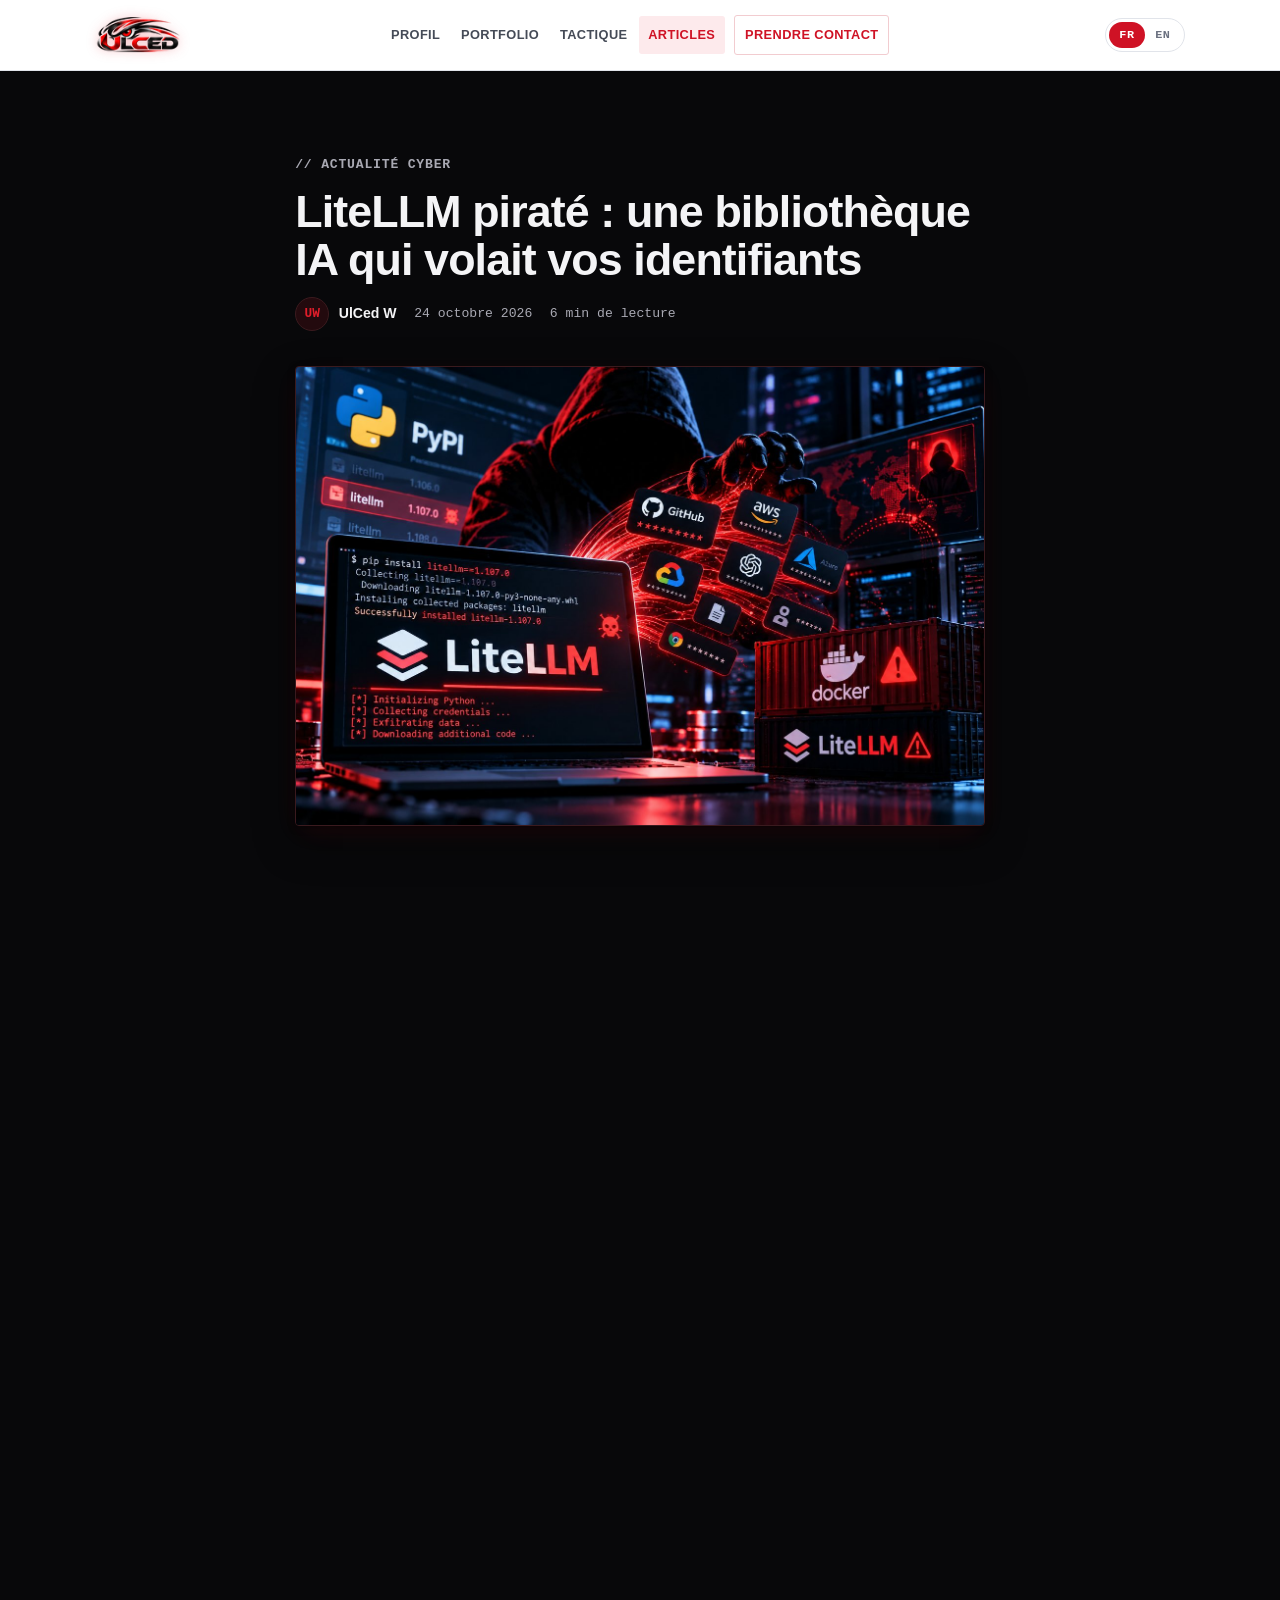
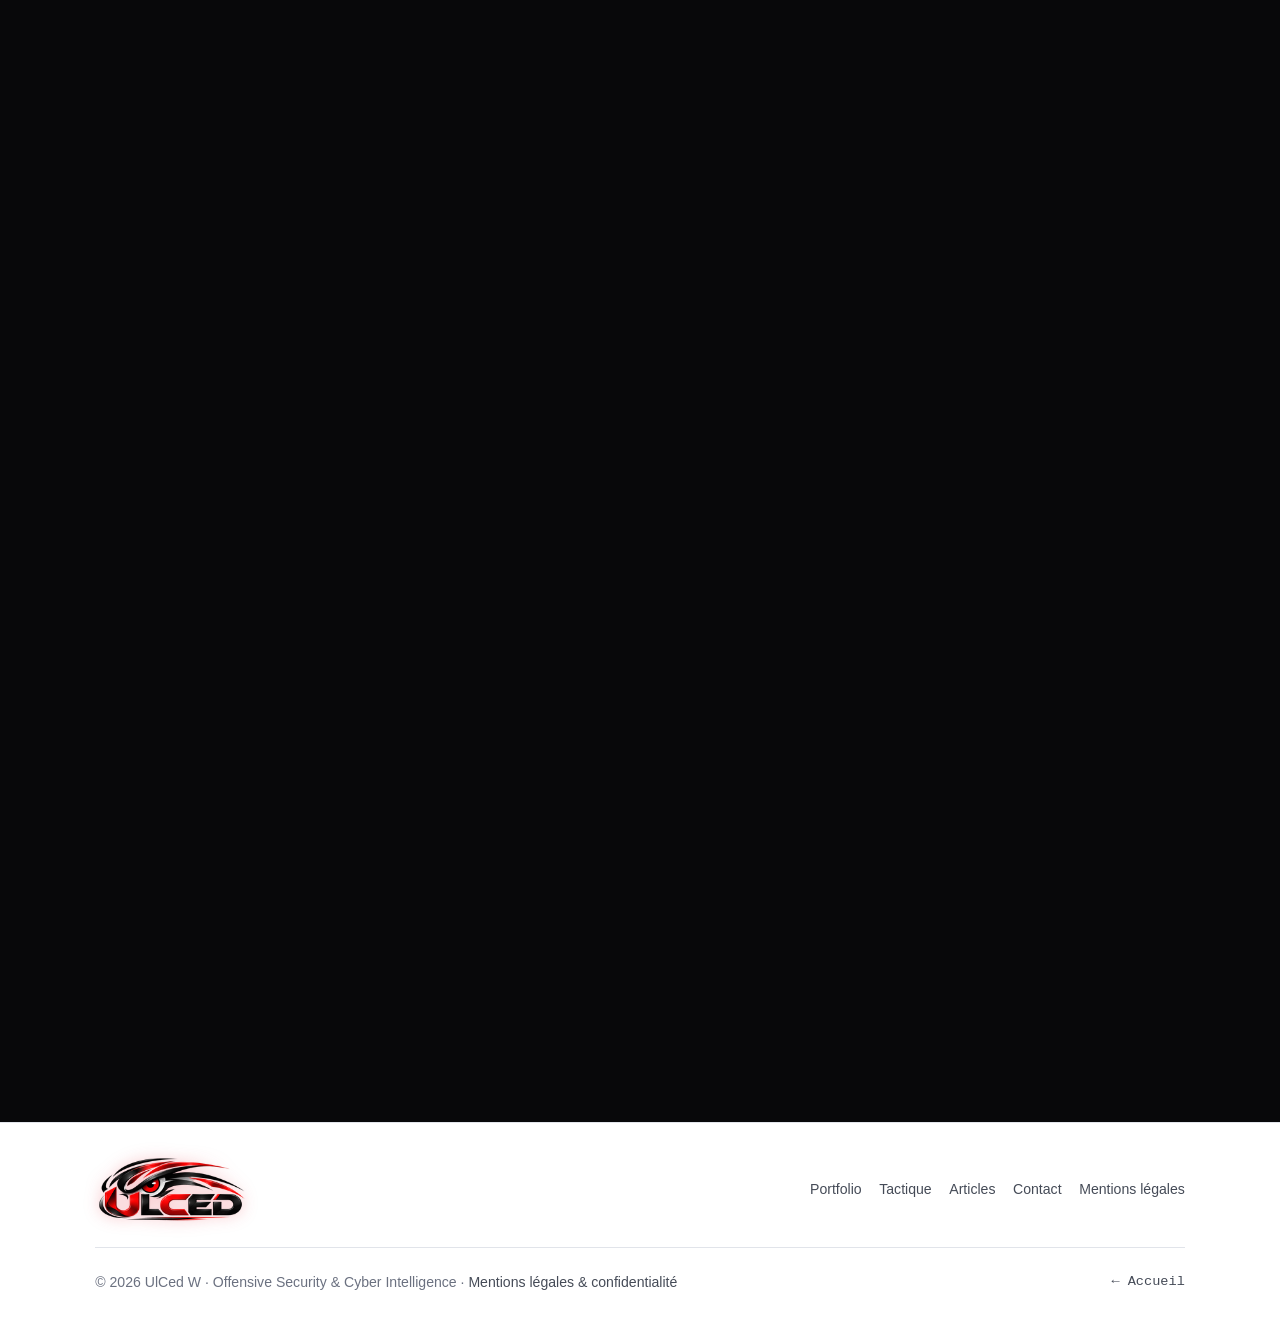
<file: article-litellm-supply-chain.html>
<!DOCTYPE html>
<html lang="fr" data-theme="dark">
<head>
  <meta charset="UTF-8" />
  <meta name="viewport" content="width=device-width, initial-scale=1.0" />
  <meta http-equiv="Content-Security-Policy"
        content="default-src 'self'; script-src 'self'; style-src 'self'; img-src 'self' data:; font-src 'self'; connect-src 'self'; form-action 'self' mailto:; base-uri 'self'; object-src 'none'; frame-src 'none'; child-src 'none'; worker-src 'none'; manifest-src 'self'; upgrade-insecure-requests" />
  <meta name="referrer" content="no-referrer" />
  <meta name="robots" content="index, follow" />
  <meta name="theme-color" content="#0a0a0c" />

  <title>LiteLLM piraté : une bibliothèque IA qui volait vos identifiants · UlCed W</title>
  <meta name="description" content="Une version piégée de LiteLLM volait des identifiants cloud et IA dès le lancement de Python, sans même être importée. Ce qui s'est passé et comment réagir." />
  <link rel="canonical" href="https://ulced.com/article-litellm-supply-chain.html" />

  <meta property="og:type" content="article" />
  <meta property="og:url" content="https://ulced.com/article-litellm-supply-chain.html" />
  <meta property="og:title" content="LiteLLM piraté : une bibliothèque IA qui volait vos identifiants · UlCed W" />
  <meta property="og:description" content="Une version piégée de LiteLLM volait des identifiants cloud et IA dès le lancement de Python, sans même être importée. Ce qui s'est passé et comment réagir." />
  <meta property="og:image" content="https://ulced.com/assets/article-litellm-breach.jpg" />
  <meta property="og:image:width" content="1400" />
  <meta property="og:image:height" content="933" />
  <meta property="og:locale" content="fr_FR" />
  <meta property="og:site_name" content="UlCed W" />
  <meta property="article:published_time" content="2026-10-24" />
  <meta property="article:author" content="UlCed W" />
  <meta name="twitter:card" content="summary_large_image" />
  <meta name="twitter:title" content="LiteLLM piraté : une bibliothèque IA qui volait vos identifiants · UlCed W" />
  <meta name="twitter:description" content="Une version piégée de LiteLLM volait des identifiants cloud et IA dès le lancement de Python, sans même être importée. Ce qui s'est passé et comment réagir." />
  <meta name="twitter:image" content="https://ulced.com/assets/article-litellm-breach.jpg" />

  <script type="application/ld+json">
  {
    "@context": "https://schema.org",
    "@type": "Article",
    "headline": "LiteLLM piraté : une bibliothèque IA qui volait vos identifiants",
    "description": "Une version piégée de LiteLLM volait des identifiants cloud et IA dès le lancement de Python, sans même être importée. Ce qui s'est passé et comment réagir.",
    "datePublished": "2026-10-24",
    "author": { "@type": "Person", "name": "UlCed W", "url": "https://ulced.com/" },
    "publisher": { "@type": "Person", "name": "UlCed W" },
    "mainEntityOfPage": "https://ulced.com/article-litellm-supply-chain.html",
    "image": "https://ulced.com/assets/article-litellm-breach.jpg",
    "inLanguage": "fr"
  }
  </script>

  <script src="js/head.js"></script>
  <link rel="preload" href="css/style.css" as="style" />
  <link rel="stylesheet" href="css/style.css" />
  <link rel="icon" type="image/png" href="assets/ulced-favicon.png" />
  <link rel="apple-touch-icon" href="assets/ulced-favicon.png" />
</head>
<body>
  <span id="top" aria-hidden="true"></span>
  <a class="skip-link" href="#main" data-en="Skip to content">Aller au contenu</a>

  <!-- ============ EN-TÊTE / NAVIGATION ============ -->
  <header class="site-header">
    <div class="container header-inner">
      <a href="index.html#top" class="brand" aria-label="Accueil">
        <img src="assets/ulced-logo.png" alt="UlCed" class="brand-logo-full" width="99" height="42" />
      </a>

      <nav class="nav" aria-label="Navigation principale">
        <button class="nav-toggle" aria-expanded="false" aria-controls="nav-menu" aria-label="Ouvrir le menu">
          <span></span><span></span><span></span>
        </button>
        <ul class="nav-menu" id="nav-menu">
          <li><a href="index.html#about" data-en="Profile">Profil</a></li>
          <li><a href="portfolio.html" data-en="Portfolio">Portfolio</a></li>
          <li><a href="methodology.html" data-en="Tactics">Tactique</a></li>
          <li><a href="articles.html" class="active" data-en="Articles">Articles</a></li>
          <li><a href="index.html#contact" class="nav-cta" data-en="Get in touch">Prendre contact</a></li>
        </ul>
      </nav>

      <div class="lang-toggle" role="group" aria-label="Langue / Language">
        <button type="button" class="lang-btn is-active" data-lang="fr">FR</button>
        <button type="button" class="lang-btn" data-lang="en">EN</button>
      </div>
    </div>
  </header>

  <main id="main">
    <article class="section">
      <div class="container article">
        <p class="section-eyebrow reveal" data-en="// Cyber news">// Actualité cyber</p>
        <h1 class="section-title reveal" data-en="LiteLLM hacked: an AI library that stole your credentials">LiteLLM piraté&nbsp;: une bibliothèque IA qui volait vos identifiants</h1>

        <p class="article-meta reveal">
          <span class="article-byline"><span class="article-avatar" aria-hidden="true">UW</span><strong>UlCed&nbsp;W</strong></span>
          <span data-en="October 24, 2026">24 octobre 2026</span>
          <span data-en="6 min read">6 min de lecture</span>
        </p>

        <img class="article-hero-img reveal" src="assets/article-litellm-breach.jpg" alt="Illustration : vol d'identifiants cloud et IA via le paquet LiteLLM piégé" width="1400" height="933" />

        <p class="article-lead reveal" data-en="No need to even import the library: a trojanized version of LiteLLM, a popular Python package for orchestrating calls to language models, stole cloud and AI credentials the moment Python started. It's the second supply-chain attack this year against this one project.">Pas besoin d'importer la bibliothèque&nbsp;: une version piégée de LiteLLM, un paquet Python très utilisé pour orchestrer des appels à des modèles de langage, volait des identifiants cloud et IA dès le lancement de Python. C'est la deuxième attaque de la chaîne d'approvisionnement en un an contre ce seul projet.</p>

        <h2 class="reveal" data-en="What happened">Que s'est-il passé&nbsp;?</h2>
        <p class="reveal" data-en="On October 21, 2026, a trojanized release of &lt;strong&gt;LiteLLM 1.107.0&lt;/strong&gt; was published to PyPI and as Docker images. According to Microsoft and several researchers, compromised GitHub credentials belonging to a maintainer were used to redirect the release pipeline to a malicious mirror repository; a second compromised maintainer account then approved the production release.">Le 21 octobre 2026, une version piégée de <strong>LiteLLM 1.107.0</strong> a été publiée sur PyPI et sous forme d'images Docker. Selon Microsoft et plusieurs chercheurs, des identifiants GitHub compromis appartenant à un mainteneur ont permis de rediriger le pipeline de publication vers un dépôt miroir malveillant&nbsp;; un second compte de mainteneur compromis a ensuite validé la mise en production.</p>
        <p class="reveal" data-en="The exposure window was short but real: the PyPI wheels were live from 11:39 to 13:23 UTC, and the Docker images remained available until roughly 14:20 UTC. Help Net Security notes this is the second such attack against LiteLLM in 2026 — an earlier one in March reportedly affected over 2,500 organizations by one estimate.">La fenêtre d'exposition fut courte mais réelle&nbsp;: les paquets PyPI sont restés en ligne de 11h39 à 13h23 UTC, et les images Docker sont restées disponibles jusqu'à environ 14h20 UTC. Help Net Security note qu'il s'agit de la deuxième attaque de ce type contre LiteLLM en 2026&nbsp;: une précédente, en mars, aurait touché plus de 2&nbsp;500 organisations selon une estimation.</p>

        <h2 class="reveal" data-en="How it works">Comment ça fonctionne</h2>
        <p class="reveal" data-en="What stands out most: the malicious payload ran at &lt;strong&gt;Python interpreter startup&lt;/strong&gt;, not only when the library was imported. Simply starting Python inside an affected environment could be enough to trigger it. It collected cloud credentials, private keys, browser data and AI tool authentication files, with the ability to fetch and run additional code.">Ce qui frappe le plus&nbsp;: la charge malveillante s'exécutait au <strong>démarrage de l'interpréteur Python</strong>, pas seulement lors de l'import de la bibliothèque. Démarrer Python dans un environnement touché pouvait suffire à la déclencher. Elle collectait des identifiants cloud, des clés privées, des données de navigateur et des fichiers d'authentification d'outils IA, avec la capacité de télécharger et exécuter du code supplémentaire.</p>

        <div class="flow-diagram reveal">
          <div class="flow-step"><span class="flow-num">1</span><p data-en="Maintainer's GitHub credentials compromised">Identifiants GitHub d'un mainteneur compromis</p></div>
          <div class="flow-arrow" aria-hidden="true">→</div>
          <div class="flow-step"><span class="flow-num">2</span><p data-en="Release pipeline redirected to a malicious mirror">Pipeline de publication détourné vers un dépôt miroir piégé</p></div>
          <div class="flow-arrow" aria-hidden="true">→</div>
          <div class="flow-step"><span class="flow-num">3</span><p data-en="Trojanized PyPI package and Docker image published">Paquet PyPI et image Docker piégés publiés</p></div>
          <div class="flow-arrow" aria-hidden="true">→</div>
          <div class="flow-step flow-step-danger"><span class="flow-num">4</span><p data-en="Credential theft at Python startup — no import needed">Vol d'identifiants au démarrage de Python — sans même l'importer</p></div>
        </div>

        <h2 class="reveal" data-en="Who is affected">Qui est concerné&nbsp;?</h2>
        <p class="reveal" data-en="Any organization that installed LiteLLM 1.107.0, or started a Docker image built from it, during the exposure window. Microsoft explicitly warns against running Python or pip inside a suspect environment just to check for the compromise — that itself can trigger the payload.">Toute organisation ayant installé LiteLLM 1.107.0, ou démarré une image Docker construite dessus, pendant la fenêtre d'exposition. Microsoft déconseille explicitement de lancer Python ou pip dans un environnement suspect pour simplement vérifier la compromission&nbsp;: cela peut en soi déclencher la charge malveillante.</p>

        <div class="callout reveal">
          <span class="callout-icon" aria-hidden="true">⚠</span>
          <p data-en="LiteLLM's maintainers recommend treating any system that installed 1.107.0 or started the corresponding image during the risk window as compromised. &lt;strong&gt;Isolate it, rebuild it from a clean source, then rotate every credential it could have reached&lt;/strong&gt; — don't just uninstall the package.">
            Les mainteneurs de LiteLLM recommandent de considérer comme compromis tout système ayant installé la version 1.107.0 ou démarré l'image correspondante durant la fenêtre à risque. <strong>Isolez-le, reconstruisez-le depuis une source saine, puis faites tourner tous les identifiants qu'il aurait pu atteindre</strong> — ne vous contentez pas de désinstaller le paquet.
          </p>
        </div>

        <h2 class="reveal" data-en="What to do now">Que faire maintenant&nbsp;?</h2>
        <ul class="reveal">
          <li data-en="Check installation and container-pull logs for version 1.107.0 within the October 21 window cited above.">Vérifiez vos journaux d'installation et de récupération de conteneurs pour la version 1.107.0, dans la fenêtre du 21 octobre citée plus haut.</li>
          <li data-en="Isolate affected hosts rather than just removing the package — the credential-stealing payload may already have run and fetched further code.">Isolez les hôtes concernés plutôt que de simplement retirer le paquet&nbsp;: la charge de vol d'identifiants a pu déjà s'exécuter et télécharger du code additionnel.</li>
          <li data-en="Rebuild from a known-clean image or environment, then rotate cloud keys, AI provider API keys and Git tokens that were reachable from the affected host.">Reconstruisez depuis une image ou un environnement connu comme sain, puis faites tourner les clés cloud, les clés API des fournisseurs IA et les jetons Git accessibles depuis l'hôte concerné.</li>
          <li data-en="More broadly: pin exact dependency versions, verify package hashes before deploying to production, and treat maintainer-account compromise as a realistic threat model for any open-source dependency you rely on.">Plus largement&nbsp;: épinglez des versions exactes de dépendances, vérifiez les empreintes (hash) des paquets avant un déploiement en production, et considérez la compromission d'un compte mainteneur comme un scénario de menace réaliste pour toute dépendance open source dont vous dépendez.</li>
        </ul>

        <p class="article-sources reveal">
          <span data-en="Sources:">Sources&nbsp;:</span>
          <a href="https://www.microsoft.com/en-us/security/blog/2026/10/23/inside-the-litellm-1-107-0-supply-chain-compromise-credential-theft-through-python-startup-hooks/" target="_blank" rel="noopener noreferrer">Microsoft Security</a>
          <a href="https://thehackernews.com/2026/10/litellm-compromised-in-supply-chain.html" target="_blank" rel="noopener noreferrer">The Hacker News</a>
        </p>

        <a href="articles.html" class="article-back reveal" data-en="← See other articles">← Voir d'autres articles</a>
      </div>
    </article>
  </main>

  <!-- ============ PIED DE PAGE ============ -->
  <footer class="site-footer">
    <div class="container">
      <div class="footer-top-row">
        <div class="footer-brand">
          <img src="assets/ulced-logo-full.png" alt="UlCed" class="footer-full-logo" width="236" height="100" />
        </div>
        <nav class="footer-nav" aria-label="Liens de pied de page">
          <a href="portfolio.html" data-en="Portfolio">Portfolio</a>
          <a href="methodology.html" data-en="Tactics">Tactique</a>
          <a href="articles.html" data-en="Articles">Articles</a>
          <a href="index.html#contact">Contact</a>
          <a href="legal.html" data-en="Legal notice">Mentions légales</a>
        </nav>
      </div>
      <div class="footer-inner">
        <p data-en="© &lt;span id=&quot;year&quot;&gt;&lt;/span&gt; UlCed W · Offensive Security &amp; Cyber Intelligence · &lt;a href=&quot;legal.html&quot;&gt;Legal notice &amp; privacy&lt;/a&gt;">© <span id="year"></span> UlCed W · Offensive Security &amp; Cyber Intelligence · <a href="legal.html">Mentions légales &amp; confidentialité</a></p>
        <a href="index.html" class="footer-top" data-en="← Home">← Accueil</a>
      </div>
    </div>
  </footer>

  <!-- Bouton flottant « haut de page » -->
  <button class="to-top" id="to-top" aria-label="Remonter en haut" title="Haut de page">
    <svg viewBox="0 0 24 24" width="20" height="20" fill="none" stroke="currentColor" stroke-width="2.2" stroke-linecap="round" stroke-linejoin="round"><path d="M12 19V5M5 12l7-7 7 7"/></svg>
  </button>

  <script src="js/main.js" defer></script>
</body>
</html>
</file>
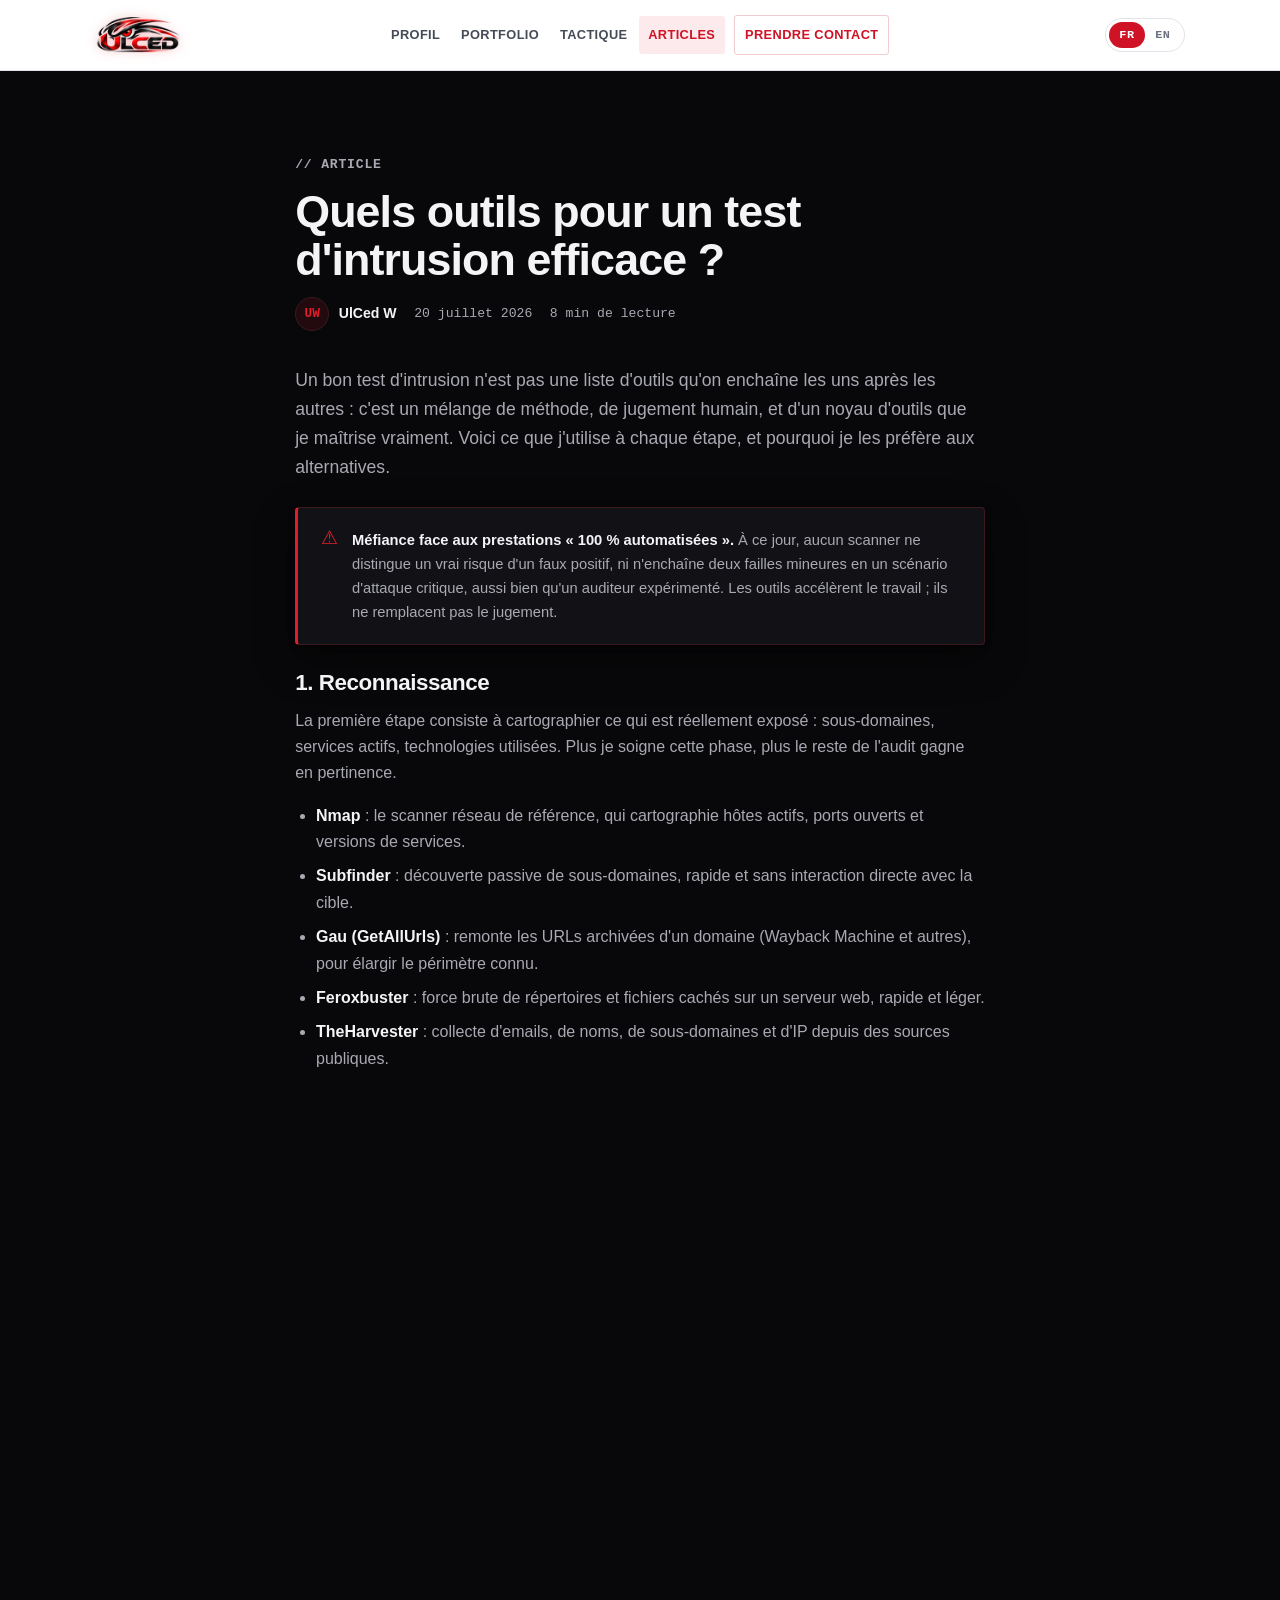
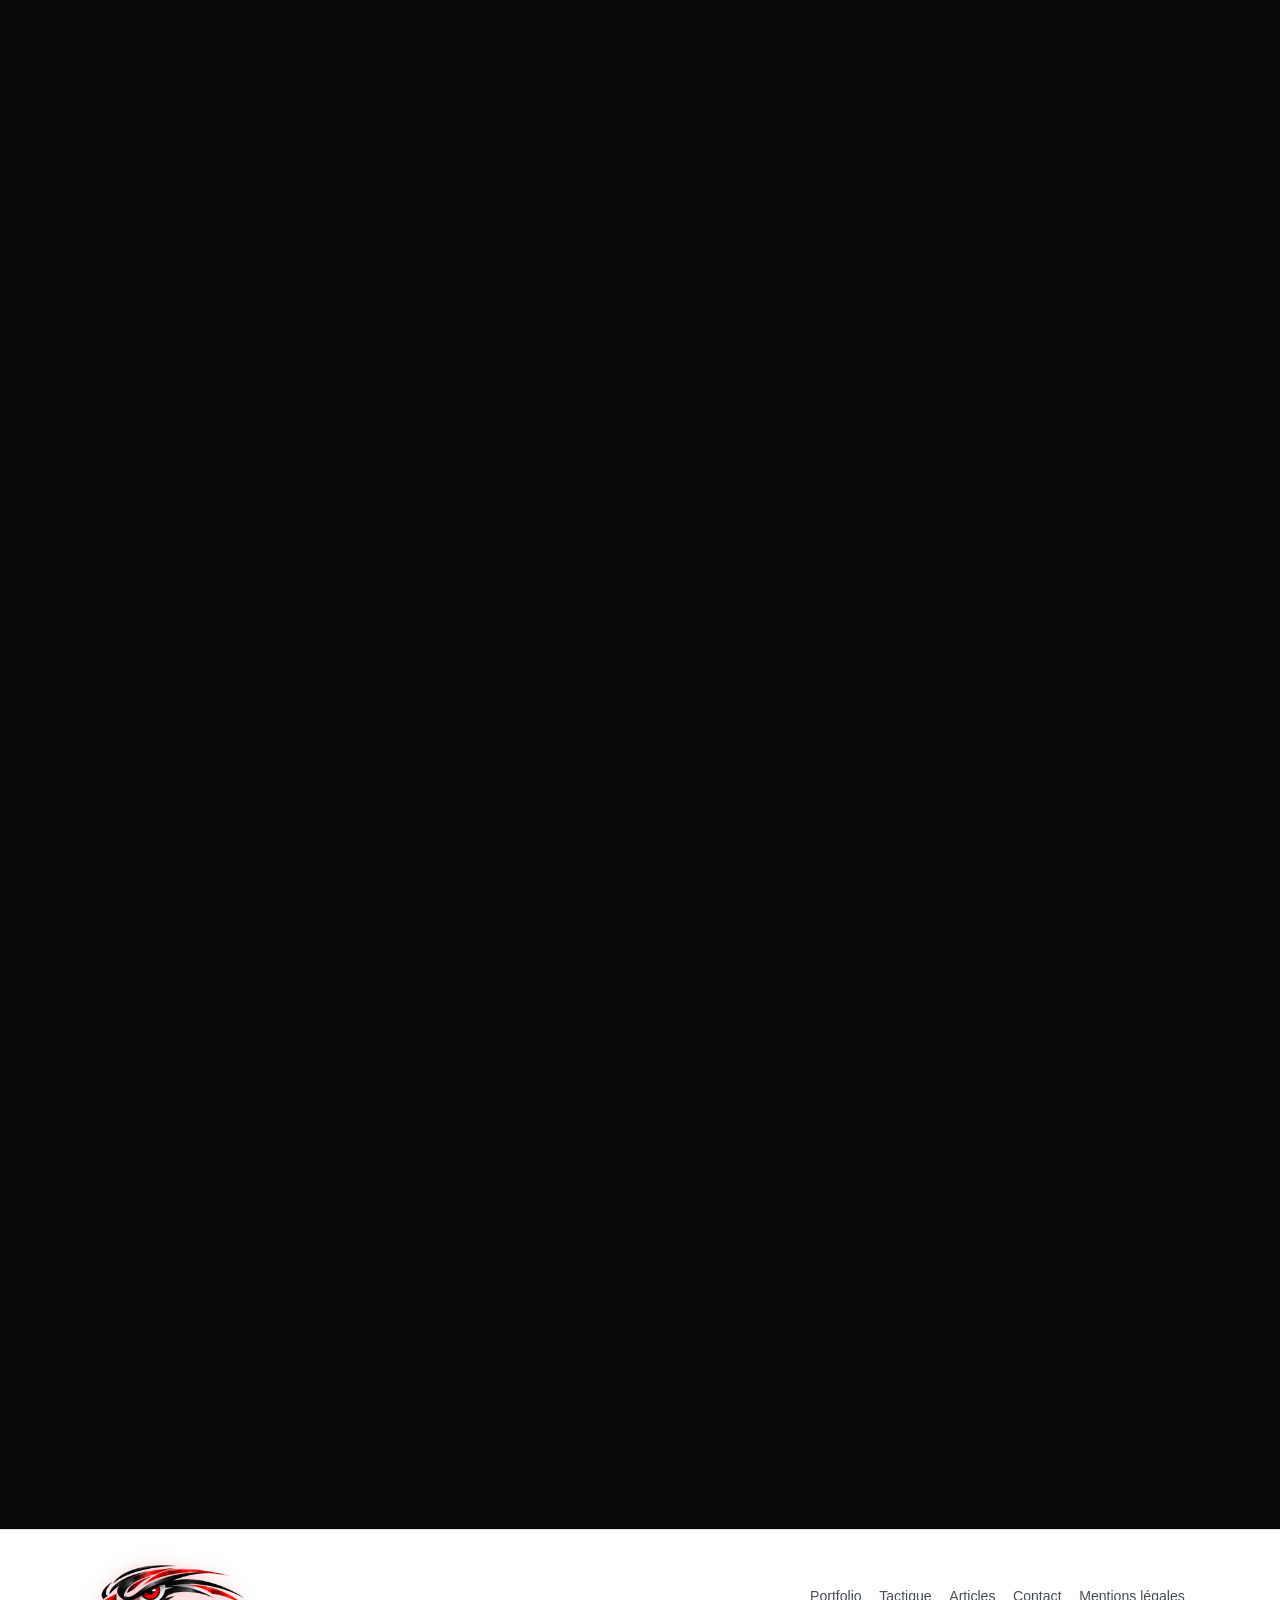
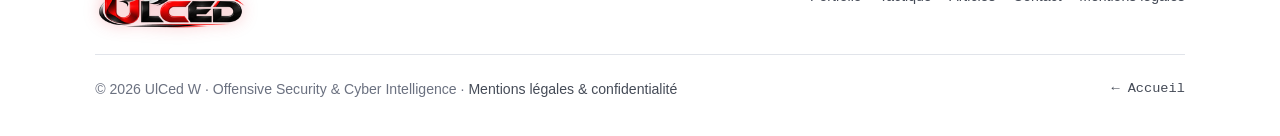
<file: article-outils-pentest.html>
<!DOCTYPE html>
<html lang="fr" data-theme="dark">
<head>
  <meta charset="UTF-8" />
  <meta name="viewport" content="width=device-width, initial-scale=1.0" />
  <meta http-equiv="Content-Security-Policy"
        content="default-src 'self'; script-src 'self'; style-src 'self'; img-src 'self' data:; font-src 'self'; connect-src 'self'; form-action 'self' mailto:; base-uri 'self'; object-src 'none'; frame-src 'none'; child-src 'none'; worker-src 'none'; manifest-src 'self'; upgrade-insecure-requests" />
  <meta name="referrer" content="no-referrer" />
  <meta name="robots" content="index, follow" />
  <meta name="theme-color" content="#0a0a0c" />

  <title>Quels outils pour un test d'intrusion efficace ? · UlCed W</title>
  <meta name="description" content="Reconnaissance, recherche de vulnérabilités, exploitation, post-exploitation : les outils que j'utilise réellement à chaque étape d'un test d'intrusion, et pourquoi." />
  <link rel="canonical" href="https://ulced.com/article-outils-pentest.html" />

  <meta property="og:type" content="article" />
  <meta property="og:url" content="https://ulced.com/article-outils-pentest.html" />
  <meta property="og:title" content="Quels outils pour un test d'intrusion efficace ? · UlCed W" />
  <meta property="og:description" content="Reconnaissance, recherche de vulnérabilités, exploitation, post-exploitation : les outils que j'utilise réellement à chaque étape d'un test d'intrusion, et pourquoi." />
  <meta property="og:image" content="https://ulced.com/assets/og-image.jpg" />
  <meta property="og:image:width" content="1200" />
  <meta property="og:image:height" content="630" />
  <meta property="og:locale" content="fr_FR" />
  <meta property="og:site_name" content="UlCed W" />
  <meta property="article:published_time" content="2026-07-20" />
  <meta property="article:author" content="UlCed W" />
  <meta name="twitter:card" content="summary_large_image" />
  <meta name="twitter:title" content="Quels outils pour un test d'intrusion efficace ? · UlCed W" />
  <meta name="twitter:description" content="Reconnaissance, recherche de vulnérabilités, exploitation, post-exploitation : les outils que j'utilise réellement à chaque étape d'un test d'intrusion, et pourquoi." />
  <meta name="twitter:image" content="https://ulced.com/assets/og-image.jpg" />

  <script type="application/ld+json">
  {
    "@context": "https://schema.org",
    "@type": "Article",
    "headline": "Quels outils pour un test d'intrusion efficace ?",
    "description": "Reconnaissance, recherche de vulnérabilités, exploitation, post-exploitation : les outils que j'utilise réellement à chaque étape d'un test d'intrusion, et pourquoi.",
    "datePublished": "2026-07-20",
    "author": { "@type": "Person", "name": "UlCed W", "url": "https://ulced.com/" },
    "publisher": { "@type": "Person", "name": "UlCed W" },
    "mainEntityOfPage": "https://ulced.com/article-outils-pentest.html",
    "image": "https://ulced.com/assets/og-image.jpg",
    "inLanguage": "fr"
  }
  </script>

  <script src="js/head.js"></script>
  <link rel="preload" href="css/style.css" as="style" />
  <link rel="stylesheet" href="css/style.css" />
  <link rel="icon" type="image/png" href="assets/ulced-favicon.png" />
  <link rel="apple-touch-icon" href="assets/ulced-favicon.png" />
</head>
<body>
  <span id="top" aria-hidden="true"></span>
  <a class="skip-link" href="#main" data-en="Skip to content">Aller au contenu</a>

  <!-- ============ EN-TÊTE / NAVIGATION ============ -->
  <header class="site-header">
    <div class="container header-inner">
      <a href="index.html#top" class="brand" aria-label="Accueil">
        <img src="assets/ulced-logo.png" alt="UlCed" class="brand-logo-full" width="99" height="42" />
      </a>

      <nav class="nav" aria-label="Navigation principale">
        <button class="nav-toggle" aria-expanded="false" aria-controls="nav-menu" aria-label="Ouvrir le menu">
          <span></span><span></span><span></span>
        </button>
        <ul class="nav-menu" id="nav-menu">
          <li><a href="index.html#about" data-en="Profile">Profil</a></li>
          <li><a href="portfolio.html" data-en="Portfolio">Portfolio</a></li>
          <li><a href="methodology.html" data-en="Tactics">Tactique</a></li>
          <li><a href="articles.html" class="active" data-en="Articles">Articles</a></li>
          <li><a href="index.html#contact" class="nav-cta" data-en="Get in touch">Prendre contact</a></li>
        </ul>
      </nav>

      <div class="lang-toggle" role="group" aria-label="Langue / Language">
        <button type="button" class="lang-btn is-active" data-lang="fr">FR</button>
        <button type="button" class="lang-btn" data-lang="en">EN</button>
      </div>
    </div>
  </header>

  <main id="main">
    <article class="section">
      <div class="container article">
        <p class="section-eyebrow reveal" data-en="// Article">// Article</p>
        <h1 class="section-title reveal" data-en="Which tools for an effective penetration test?">Quels outils pour un test d'intrusion efficace&nbsp;?</h1>

        <p class="article-meta reveal">
          <span class="article-byline"><span class="article-avatar" aria-hidden="true">UW</span><strong>UlCed&nbsp;W</strong></span>
          <span data-en="July 20, 2026">20 juillet 2026</span>
          <span data-en="8 min read">8 min de lecture</span>
        </p>

        <p class="article-lead reveal" data-en="A good penetration test isn't a checklist of tools fired off one after another: it's a mix of method, human judgment, and a small core of tools I actually know well. Here's what I reach for at each stage, and why I pick them over the alternatives.">Un bon test d'intrusion n'est pas une liste d'outils qu'on enchaîne les uns après les autres&nbsp;: c'est un mélange de méthode, de jugement humain, et d'un noyau d'outils que je maîtrise vraiment. Voici ce que j'utilise à chaque étape, et pourquoi je les préfère aux alternatives.</p>

        <div class="callout reveal">
          <span class="callout-icon" aria-hidden="true">⚠</span>
          <p data-en="&lt;strong&gt;Beware of &quot;100% automated&quot; offers.&lt;/strong&gt; No scanner today can tell a real risk from a false positive, or chain two minor flaws into a critical attack path, as reliably as an experienced auditor. Tools speed up the work; they don't replace the judgment call.">
            <strong>Méfiance face aux prestations « 100&nbsp;% automatisées ».</strong> À ce jour, aucun scanner ne distingue un vrai risque d'un faux positif, ni n'enchaîne deux failles mineures en un scénario d'attaque critique, aussi bien qu'un auditeur expérimenté. Les outils accélèrent le travail&nbsp;; ils ne remplacent pas le jugement.
          </p>
        </div>

        <h2 class="reveal" data-en="1. Reconnaissance">1. Reconnaissance</h2>
        <p class="reveal" data-en="The first step is mapping what's actually exposed: subdomains, live services, technologies in use. The more care I put into this phase, the sharper everything downstream becomes.">La première étape consiste à cartographier ce qui est réellement exposé&nbsp;: sous-domaines, services actifs, technologies utilisées. Plus je soigne cette phase, plus le reste de l'audit gagne en pertinence.</p>
        <ul class="reveal">
          <li data-en="&lt;strong&gt;Nmap&lt;/strong&gt;: the reference network scanner, mapping active hosts, open ports and service versions.">
            <strong>Nmap</strong>&nbsp;: le scanner réseau de référence, qui cartographie hôtes actifs, ports ouverts et versions de services.</li>
          <li data-en="&lt;strong&gt;Subfinder&lt;/strong&gt;: fast, passive subdomain discovery from public sources.">
            <strong>Subfinder</strong>&nbsp;: découverte passive de sous-domaines, rapide et sans interaction directe avec la cible.</li>
          <li data-en="&lt;strong&gt;Gau (GetAllUrls)&lt;/strong&gt;: pulls archived URLs for a domain from sources like the Wayback Machine, widening the known perimeter.">
            <strong>Gau (GetAllUrls)</strong>&nbsp;: remonte les URLs archivées d'un domaine (Wayback Machine et autres), pour élargir le périmètre connu.</li>
          <li data-en="&lt;strong&gt;Feroxbuster&lt;/strong&gt;: brute-forces hidden directories and files on a web server, fast and lightweight.">
            <strong>Feroxbuster</strong>&nbsp;: force brute de répertoires et fichiers cachés sur un serveur web, rapide et léger.</li>
          <li data-en="&lt;strong&gt;TheHarvester&lt;/strong&gt;: gathers emails, names, subdomains and IPs from public sources.">
            <strong>TheHarvester</strong>&nbsp;: collecte d'emails, de noms, de sous-domaines et d'IP depuis des sources publiques.</li>
        </ul>
        <p class="reveal" data-en="&lt;strong&gt;What I reach for first:&lt;/strong&gt; Nmap to confirm what's actually live, Feroxbuster to find what isn't linked anywhere, Gau to recover forgotten routes a crawler would never find on its own.">
          <strong>Mes premiers réflexes&nbsp;:</strong> Nmap pour confirmer ce qui est réellement actif, Feroxbuster pour trouver ce qui n'est lié nulle part, Gau pour récupérer des routes oubliées qu'un simple crawl ne trouverait jamais seul.</p>

        <h2 class="reveal" data-en="2. Vulnerability scanning">2. Recherche de vulnérabilités</h2>
        <p class="reveal" data-en="Once the surface is known, the goal is spotting what's actually exploitable: misconfigurations, outdated components, classic web flaws.">Une fois la surface connue, il s'agit de repérer ce qui est réellement exploitable&nbsp;: erreurs de configuration, composants obsolètes, failles web classiques.</p>
        <ul class="reveal">
          <li data-en="&lt;strong&gt;Burp Suite&lt;/strong&gt;: the interception and testing suite for web applications, from manual proxying to an automated scanner in its paid tier.">
            <strong>Burp Suite</strong>&nbsp;: la suite d'interception et de test pour applications web, du proxy manuel au scanner automatisé en version payante.</li>
          <li data-en="&lt;strong&gt;Nuclei&lt;/strong&gt;: a template-driven scanner, fast and community-maintained, for detecting known vulnerability patterns at scale.">
            <strong>Nuclei</strong>&nbsp;: un scanner piloté par des modèles (templates) communautaires, rapide, pour détecter des schémas de vulnérabilités connues à grande échelle.</li>
          <li data-en="&lt;strong&gt;OWASP ZAP&lt;/strong&gt;: a free alternative to Burp, with an active scanner that's better than its reputation suggests.">
            <strong>OWASP ZAP</strong>&nbsp;: une alternative gratuite à Burp, avec un scanner actif meilleur que sa réputation ne le laisse penser.</li>
          <li data-en="&lt;strong&gt;testssl.sh&lt;/strong&gt;: a command-line audit of TLS/SSL configuration.">
            <strong>testssl.sh</strong>&nbsp;: audit en ligne de commande des configurations TLS/SSL.</li>
        </ul>
        <p class="reveal" data-en="I'm more careful with generalist vulnerability scanners built for internal networks: on an external web perimeter they tend to generate a lot of noise and over-rate low-impact findings, which then has to be filtered out by hand before it reaches you.">Je suis plus réservé avec les scanners de vulnérabilités généralistes pensés pour les réseaux internes&nbsp;: sur un périmètre web externe, ils génèrent souvent beaucoup de bruit et surnotent des constats à faible impact, qu'il faut ensuite filtrer à la main avant de vous les livrer.</p>
        <p class="reveal" data-en="&lt;strong&gt;What I reach for first:&lt;/strong&gt; Nuclei for speed and free-tier depth, Burp Suite when the budget allows it, ZAP as a solid free fallback that covers most of the same ground.">
          <strong>Mes premiers réflexes&nbsp;:</strong> Nuclei pour la vitesse et la profondeur gratuite, Burp Suite quand le budget le permet, ZAP en repli gratuit qui couvre l'essentiel.</p>

        <h2 class="reveal" data-en="3. Exploitation">3. Exploitation</h2>
        <p class="reveal" data-en="A suspected flaw is only a hypothesis until it's confirmed. This phase proves it's really exploitable, strictly within the agreed scope.">Une faille suspectée n'est qu'une hypothèse tant qu'elle n'est pas confirmée. Cette phase sert à prouver qu'elle est réellement exploitable, strictement dans le périmètre convenu.</p>
        <div class="callout reveal">
          <span class="callout-icon" aria-hidden="true">⚠</span>
          <p data-en="These tools can interrupt a service or damage data if mishandled. I never run them outside the scope and time window agreed in writing with the client.">
            <strong>Ces outils peuvent interrompre un service ou endommager des données</strong> en cas de mauvaise manipulation. Je ne les utilise jamais hors du périmètre et des créneaux validés par écrit avec le client.
          </p>
        </div>
        <ul class="reveal">
          <li data-en="&lt;strong&gt;Metasploit&lt;/strong&gt;: a modular exploitation framework, the historic toolbox of the industry.">
            <strong>Metasploit</strong>&nbsp;: framework d'exploitation modulaire, la boîte à outils historique du secteur.</li>
          <li data-en="&lt;strong&gt;SQLMap&lt;/strong&gt;: automates the detection and exploitation of SQL injection.">
            <strong>SQLMap</strong>&nbsp;: automatise la détection et l'exploitation des injections SQL.</li>
          <li data-en="&lt;strong&gt;SearchSploit&lt;/strong&gt;: an offline search tool for the Exploit-DB database, useful to find a public exploit fast.">
            <strong>SearchSploit</strong>&nbsp;: recherche hors-ligne dans la base Exploit-DB, pour retrouver rapidement un exploit public.</li>
        </ul>
        <p class="reveal" data-en="&lt;strong&gt;What I reach for first:&lt;/strong&gt; Metasploit as the central pivot for most exploitation work, SearchSploit alongside it when I need to move fast on a known component.">
          <strong>Mes premiers réflexes&nbsp;:</strong> Metasploit comme pivot central pour l'essentiel de l'exploitation, SearchSploit en complément quand il faut aller vite sur un composant identifié.</p>

        <h2 class="reveal" data-en="4. Post-exploitation">4. Post-exploitation</h2>
        <p class="reveal" data-en="Once an initial foothold is confirmed, the question becomes how far an attacker could actually go: persistence, privilege escalation, lateral movement. Always with the client's explicit agreement.">Une fois un accès initial confirmé, la question devient&nbsp;: jusqu'où un attaquant pourrait-il vraiment aller&nbsp;? Persistance, élévation de privilèges, mouvement latéral. Toujours avec l'accord explicite du client.</p>
        <ul class="reveal">
          <li data-en="&lt;strong&gt;Sliver&lt;/strong&gt;: an open-source command-and-control (C2) framework, complete and free.">
            <strong>Sliver</strong>&nbsp;: framework de commande et contrôle (C2) open source, complet et gratuit.</li>
          <li data-en="&lt;strong&gt;Mythic&lt;/strong&gt;: a flexible, multi-agent C2 framework, managed through a web interface.">
            <strong>Mythic</strong>&nbsp;: framework C2 flexible et multi-agents, piloté depuis une interface web.</li>
          <li data-en="&lt;strong&gt;Weevely&lt;/strong&gt;: a lightweight web shell for post-exploitation on PHP applications.">
            <strong>Weevely</strong>&nbsp;: web shell légère pour la post-exploitation d'applications PHP.</li>
        </ul>
        <p class="reveal" data-en="I stay cautious with Cobalt Strike: it's the industry's best-known commercial C2, but it's expensive, licensed strictly, and I only reach for it in a formally contracted Red Team engagement, never as a default choice.">Je reste prudent avec Cobalt Strike&nbsp;: c'est le C2 commercial le plus connu du secteur, mais il est coûteux, sous licence stricte, et je ne le mobilise que dans le cadre d'une mission Red&nbsp;Team formellement contractée, jamais par défaut.</p>
        <p class="reveal" data-en="&lt;strong&gt;What I reach for first:&lt;/strong&gt; Sliver and Mythic for most engagements, free and capable enough for the vast majority of scenarios; Weevely when the target is a PHP application and I just need something simple.">
          <strong>Mes premiers réflexes&nbsp;:</strong> Sliver et Mythic pour la plupart des missions, gratuits et suffisants dans la grande majorité des scénarios&nbsp;; Weevely quand la cible est une application PHP et qu'il me faut simplement quelque chose de simple.</p>

        <h2 class="reveal" data-en="In practice">En pratique</h2>
        <p class="reveal" data-en="A wide toolkit doesn't make a test more thorough on its own. I'd rather run a well-understood combination (Nmap, Feroxbuster and Gau for recon, Nuclei and Burp for the scan, Metasploit for exploitation, Sliver for what comes after) than juggle twenty tools I only half know. Keeping them updated matters as much as picking them: a stale template set or an outdated exploit module misses exactly the flaw you were hired to find.">Un arsenal large ne rend pas un audit plus exhaustif en soi. Je préfère une combinaison que je maîtrise vraiment (Nmap, Feroxbuster et Gau pour la reconnaissance, Nuclei et Burp pour le scan, Metasploit pour l'exploitation, Sliver pour la suite) plutôt que jongler avec vingt outils à moitié connus. Les tenir à jour compte autant que bien les choisir&nbsp;: un jeu de modèles ou un module d'exploit obsolète, et c'est justement la faille que vous m'avez missionné pour trouver qui passe entre les mailles.</p>
        <p class="reveal" data-en="None of these tools replace a clear method, a written authorization, and a report that explains real impact, not just a list of CVE IDs. They're accelerators, not shortcuts.">Aucun de ces outils ne remplace une méthode claire, une autorisation écrite, et un rapport qui explique l'impact réel, pas seulement une liste d'identifiants CVE. Ce sont des accélérateurs, pas des raccourcis.</p>

        <a href="methodology.html" class="article-back reveal" data-en="← See my full assessment methodology">← Voir ma méthodologie complète d'évaluation</a>
      </div>
    </article>
  </main>

  <!-- ============ PIED DE PAGE ============ -->
  <footer class="site-footer">
    <div class="container">
      <div class="footer-top-row">
        <div class="footer-brand">
          <img src="assets/ulced-logo-full.png" alt="UlCed" class="footer-full-logo" width="236" height="100" />
        </div>
        <nav class="footer-nav" aria-label="Liens de pied de page">
          <a href="portfolio.html" data-en="Portfolio">Portfolio</a>
          <a href="methodology.html" data-en="Tactics">Tactique</a>
          <a href="articles.html" data-en="Articles">Articles</a>
          <a href="index.html#contact">Contact</a>
          <a href="legal.html" data-en="Legal notice">Mentions légales</a>
        </nav>
      </div>
      <div class="footer-inner">
        <p data-en="© &lt;span id=&quot;year&quot;&gt;&lt;/span&gt; UlCed W · Offensive Security &amp; Cyber Intelligence · &lt;a href=&quot;legal.html&quot;&gt;Legal notice &amp; privacy&lt;/a&gt;">© <span id="year"></span> UlCed W · Offensive Security &amp; Cyber Intelligence · <a href="legal.html">Mentions légales &amp; confidentialité</a></p>
        <a href="index.html" class="footer-top" data-en="← Home">← Accueil</a>
      </div>
    </div>
  </footer>

  <!-- Bouton flottant « haut de page » -->
  <button class="to-top" id="to-top" aria-label="Remonter en haut" title="Haut de page">
    <svg viewBox="0 0 24 24" width="20" height="20" fill="none" stroke="currentColor" stroke-width="2.2" stroke-linecap="round" stroke-linejoin="round"><path d="M12 19V5M5 12l7-7 7 7"/></svg>
  </button>

  <script src="js/main.js" defer></script>
</body>
</html>
</file>
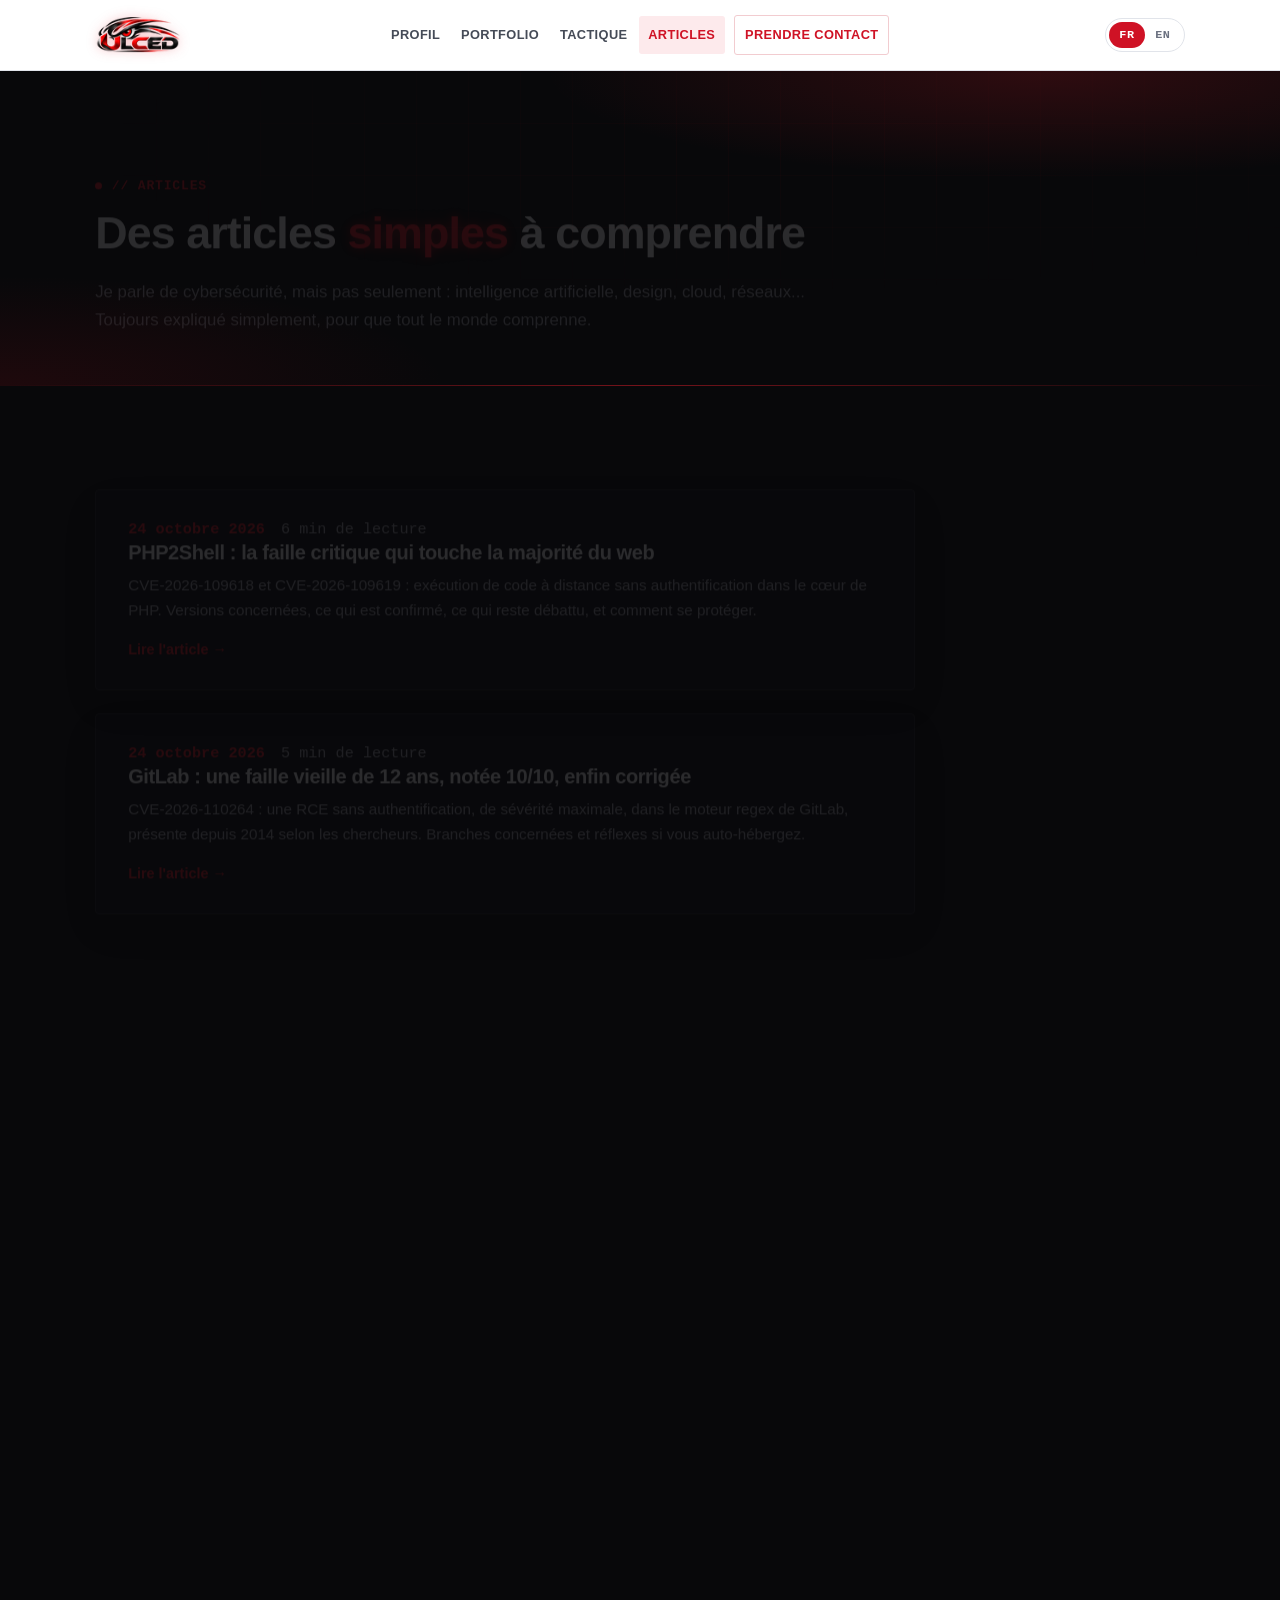
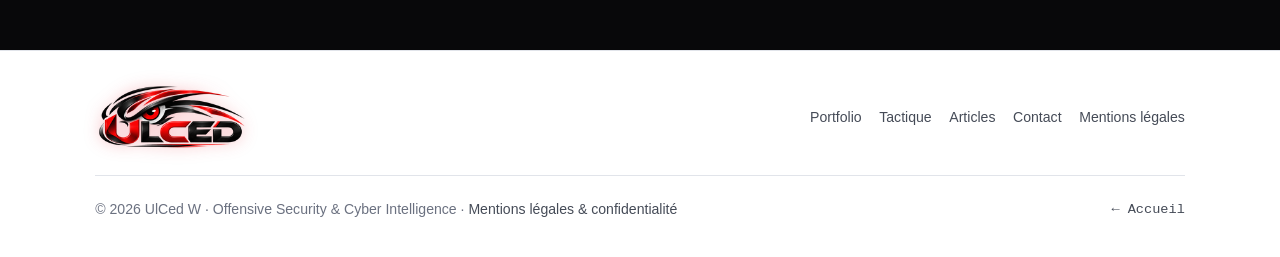
<file: articles.html>
<!DOCTYPE html>
<html lang="fr" data-theme="dark">
<head>
  <meta charset="UTF-8" />
  <meta name="viewport" content="width=device-width, initial-scale=1.0" />
  <meta http-equiv="Content-Security-Policy"
        content="default-src 'self'; script-src 'self'; style-src 'self'; img-src 'self' data:; font-src 'self'; connect-src 'self'; form-action 'self' mailto:; base-uri 'self'; object-src 'none'; frame-src 'none'; child-src 'none'; worker-src 'none'; manifest-src 'self'; upgrade-insecure-requests" />
  <meta name="referrer" content="no-referrer" />
  <meta name="robots" content="index, follow" />
  <meta name="theme-color" content="#0a0a0c" />

  <title>Articles · UlCed W</title>
  <meta name="description" content="Notes techniques et retours d'expérience : sécurité offensive, IA, design graphique, cloud, systèmes et réseaux." />
  <link rel="canonical" href="https://ulced.com/articles.html" />

  <meta property="og:type" content="website" />
  <meta property="og:url" content="https://ulced.com/articles.html" />
  <meta property="og:title" content="Articles · UlCed W" />
  <meta property="og:description" content="Notes techniques et retours d'expérience : sécurité offensive, IA, design graphique, cloud, systèmes et réseaux." />
  <meta property="og:image" content="https://ulced.com/assets/og-image.jpg" />
  <meta property="og:image:width" content="1200" />
  <meta property="og:image:height" content="630" />
  <meta property="og:locale" content="fr_FR" />
  <meta property="og:site_name" content="UlCed W" />
  <meta name="twitter:card" content="summary_large_image" />
  <meta name="twitter:title" content="Articles · UlCed W" />
  <meta name="twitter:description" content="Notes techniques et retours d'expérience : sécurité offensive, IA, design graphique, cloud, systèmes et réseaux." />
  <meta name="twitter:image" content="https://ulced.com/assets/og-image.jpg" />

  <script src="js/head.js"></script>
  <link rel="preload" href="css/style.css" as="style" />
  <link rel="stylesheet" href="css/style.css" />
  <link rel="icon" type="image/png" href="assets/ulced-favicon.png" />
  <link rel="apple-touch-icon" href="assets/ulced-favicon.png" />
</head>
<body>
  <span id="top" aria-hidden="true"></span>
  <a class="skip-link" href="#main" data-en="Skip to content">Aller au contenu</a>

  <!-- ============ EN-TÊTE / NAVIGATION ============ -->
  <header class="site-header">
    <div class="container header-inner">
      <a href="index.html#top" class="brand" aria-label="Accueil">
        <img src="assets/ulced-logo.png" alt="UlCed" class="brand-logo-full" width="99" height="42" />
      </a>

      <nav class="nav" aria-label="Navigation principale">
        <button class="nav-toggle" aria-expanded="false" aria-controls="nav-menu" aria-label="Ouvrir le menu">
          <span></span><span></span><span></span>
        </button>
        <ul class="nav-menu" id="nav-menu">
          <li><a href="index.html#about" data-en="Profile">Profil</a></li>
          <li><a href="portfolio.html" data-en="Portfolio">Portfolio</a></li>
          <li><a href="methodology.html" data-en="Tactics">Tactique</a></li>
          <li><a href="articles.html" class="active" data-en="Articles">Articles</a></li>
          <li><a href="index.html#contact" class="nav-cta" data-en="Get in touch">Prendre contact</a></li>
        </ul>
      </nav>

      <div class="lang-toggle" role="group" aria-label="Langue / Language">
        <button type="button" class="lang-btn is-active" data-lang="fr">FR</button>
        <button type="button" class="lang-btn" data-lang="en">EN</button>
      </div>
    </div>
  </header>

  <main id="main">

    <!-- ============ INTRO ============ -->
    <section class="section method-hero">
      <div class="hero-bg" aria-hidden="true"></div>
      <div class="container">
        <p class="section-eyebrow reveal"><span class="dot"></span><span data-en="// Articles">// Articles</span></p>
        <h1 class="section-title reveal" data-en="Articles that are &lt;span class=&quot;hl glitch&quot; data-text=&quot;SIMPLE&quot;&gt;simple&lt;/span&gt; to understand">Des articles <span class="hl glitch" data-text="SIMPLES">simples</span> à comprendre</h1>
        <p class="method-intro reveal" data-en="I write about cybersecurity, but not only that: AI, design, cloud, networks... Always explained simply, so everyone can understand.">Je parle de cybersécurité, mais pas seulement&nbsp;: intelligence artificielle, design, cloud, réseaux... Toujours expliqué simplement, pour que tout le monde comprenne.</p>
      </div>
    </section>

    <!-- ============ LISTE DES ARTICLES ============ -->
    <section class="section">
      <div class="container">
        <div class="post-list">

          <a class="post-card reveal" href="article-faille-php2shell.html">
            <p class="post-meta">
              <span class="post-date" data-en="October 24, 2026">24 octobre 2026</span>
              <span data-en="6 min read">6 min de lecture</span>
            </p>
            <h3 data-en="PHP2Shell: the critical flaw hitting most of the web">PHP2Shell&nbsp;: la faille critique qui touche la majorité du web</h3>
            <p data-en="CVE-2026-109618 and CVE-2026-109619: unauthenticated remote code execution in PHP's core. Affected versions, what's confirmed, what's still disputed, and how to protect yourself.">CVE-2026-109618 et CVE-2026-109619&nbsp;: exécution de code à distance sans authentification dans le cœur de PHP. Versions concernées, ce qui est confirmé, ce qui reste débattu, et comment se protéger.</p>
            <span class="post-read" data-en="Read the article →">Lire l'article →</span>
          </a>

          <a class="post-card reveal" href="article-faille-gitlab-rce.html">
            <p class="post-meta">
              <span class="post-date" data-en="October 24, 2026">24 octobre 2026</span>
              <span data-en="5 min read">5 min de lecture</span>
            </p>
            <h3 data-en="GitLab: a 12-year-old flaw, scored 10/10, finally fixed">GitLab&nbsp;: une faille vieille de 12 ans, notée 10/10, enfin corrigée</h3>
            <p data-en="CVE-2026-110264: a maximum-severity, unauthenticated RCE in GitLab's regex engine, reportedly present since 2014. Affected branches and what to do if you self-host.">CVE-2026-110264&nbsp;: une RCE sans authentification, de sévérité maximale, dans le moteur regex de GitLab, présente depuis 2014 selon les chercheurs. Branches concernées et réflexes si vous auto-hébergez.</p>
            <span class="post-read" data-en="Read the article →">Lire l'article →</span>
          </a>

          <a class="post-card reveal" href="article-litellm-supply-chain.html">
            <p class="post-meta">
              <span class="post-date" data-en="October 24, 2026">24 octobre 2026</span>
              <span data-en="6 min read">6 min de lecture</span>
            </p>
            <h3 data-en="LiteLLM hacked: an AI library that stole your credentials">LiteLLM piraté&nbsp;: une bibliothèque IA qui volait vos identifiants</h3>
            <p data-en="A trojanized release of a popular AI orchestration library stole cloud and AI credentials the moment Python started, no import needed. What happened, and how to react.">Une version piégée d'une bibliothèque IA très utilisée volait des identifiants cloud et IA dès le lancement de Python, sans même être importée. Ce qui s'est passé, et comment réagir.</p>
            <span class="post-read" data-en="Read the article →">Lire l'article →</span>
          </a>

          <a class="post-card reveal" href="article-outils-pentest.html">
            <p class="post-meta">
              <span class="post-date" data-en="July 20, 2026">20 juillet 2026</span>
              <span data-en="8 min read">8 min de lecture</span>
            </p>
            <h3 data-en="Which tools for an effective penetration test?">Quels outils pour un test d'intrusion efficace&nbsp;?</h3>
            <p data-en="Reconnaissance, vulnerability scanning, exploitation, post-exploitation: the tools I actually reach for at each stage of an engagement, and why.">Reconnaissance, recherche de vulnérabilités, exploitation, post-exploitation&nbsp;: les outils que j'utilise vraiment à chaque étape d'une mission, et pourquoi.</p>
            <span class="post-read" data-en="Read the article →">Lire l'article →</span>
          </a>

          <a class="post-card reveal" href="article-boite-noire-grise-blanche.html">
            <p class="post-meta">
              <span class="post-date" data-en="July 20, 2026">20 juillet 2026</span>
              <span data-en="7 min read">7 min de lecture</span>
            </p>
            <h3 data-en="Black box, grey box, white box: how I choose a pentest approach">Boîte noire, grise, blanche&nbsp;: comment je choisis la démarche d'un test d'intrusion</h3>
            <p data-en="Three approaches, three levels of access, three different budgets. Here's how I decide which one fits your context, mission after mission.">Trois démarches, trois niveaux d'accès, trois budgets différents. Voici comment je tranche, en fonction de votre contexte, mission après mission.</p>
            <span class="post-read" data-en="Read the article →">Lire l'article →</span>
          </a>

        </div>
      </div>
    </section>
  </main>

  <!-- ============ PIED DE PAGE ============ -->
  <footer class="site-footer">
    <div class="container">
      <div class="footer-top-row">
        <div class="footer-brand">
          <img src="assets/ulced-logo-full.png" alt="UlCed" class="footer-full-logo" width="236" height="100" />
        </div>
        <nav class="footer-nav" aria-label="Liens de pied de page">
          <a href="portfolio.html" data-en="Portfolio">Portfolio</a>
          <a href="methodology.html" data-en="Tactics">Tactique</a>
          <a href="articles.html" data-en="Articles">Articles</a>
          <a href="index.html#contact">Contact</a>
          <a href="legal.html" data-en="Legal notice">Mentions légales</a>
        </nav>
      </div>
      <div class="footer-inner">
        <p data-en="© &lt;span id=&quot;year&quot;&gt;&lt;/span&gt; UlCed W · Offensive Security &amp; Cyber Intelligence · &lt;a href=&quot;legal.html&quot;&gt;Legal notice &amp; privacy&lt;/a&gt;">© <span id="year"></span> UlCed W · Offensive Security &amp; Cyber Intelligence · <a href="legal.html">Mentions légales &amp; confidentialité</a></p>
        <a href="index.html" class="footer-top" data-en="← Home">← Accueil</a>
      </div>
    </div>
  </footer>

  <!-- Bouton flottant « haut de page » -->
  <button class="to-top" id="to-top" aria-label="Remonter en haut" title="Haut de page">
    <svg viewBox="0 0 24 24" width="20" height="20" fill="none" stroke="currentColor" stroke-width="2.2" stroke-linecap="round" stroke-linejoin="round"><path d="M12 19V5M5 12l7-7 7 7"/></svg>
  </button>

  <script src="js/main.js" defer></script>
</body>
</html>
</file>
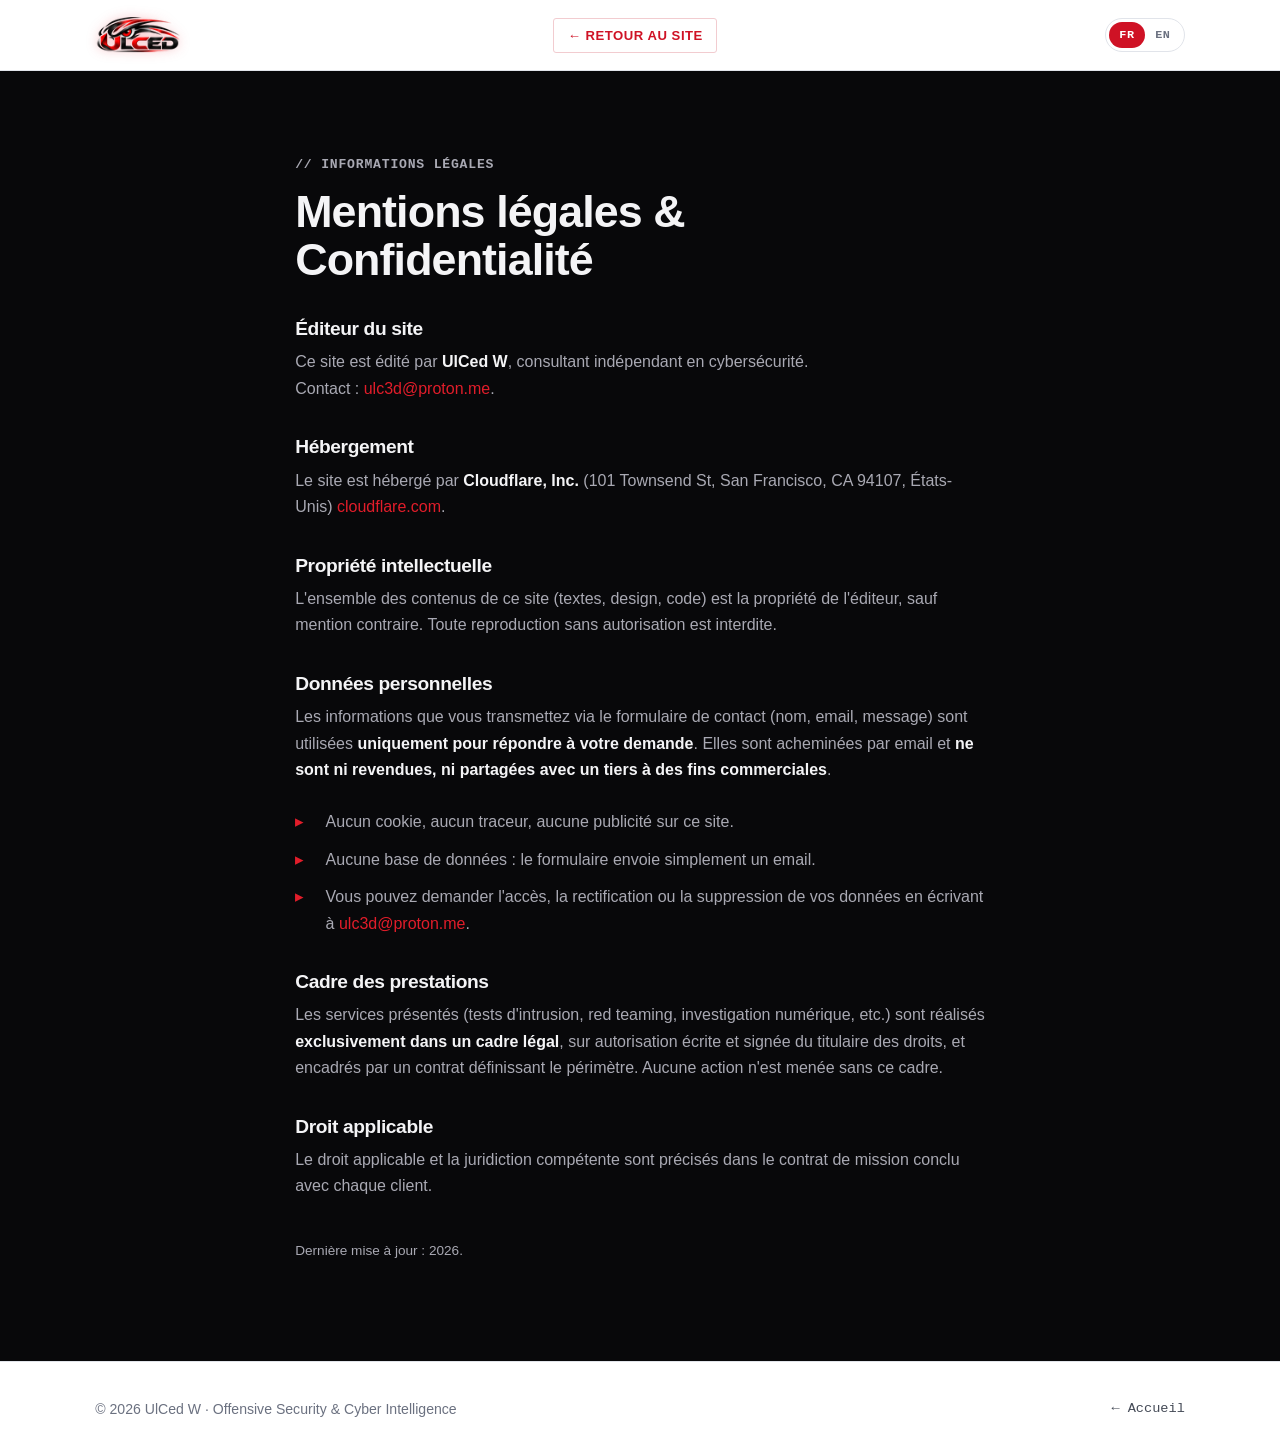
<file: legal.html>
<!DOCTYPE html>
<html lang="fr" data-theme="dark">
<head>
  <meta charset="UTF-8" />
  <meta name="viewport" content="width=device-width, initial-scale=1.0" />
  <meta http-equiv="Content-Security-Policy"
        content="default-src 'self'; script-src 'self'; style-src 'self'; img-src 'self' data:; font-src 'self'; connect-src 'self'; form-action 'self' mailto:; base-uri 'self'; object-src 'none'; frame-src 'none'; child-src 'none'; worker-src 'none'; manifest-src 'self'; upgrade-insecure-requests" />
  <meta name="referrer" content="no-referrer" />
  <meta name="robots" content="noindex, follow" />
  <title>Mentions légales &amp; Confidentialité · UlCed W</title>
  <script src="js/head.js"></script>
  <link rel="stylesheet" href="css/style.css" />
  <link rel="icon" type="image/png" href="assets/ulced-favicon.png" />
</head>
<body>
  <span id="top" aria-hidden="true"></span>
  <header class="site-header">
    <div class="container header-inner">
      <a href="index.html#top" class="brand" aria-label="Accueil">
        <img src="assets/ulced-logo.png" alt="UlCed" class="brand-logo-full" width="99" height="42" />
      </a>
      <nav class="nav" aria-label="Navigation">
        <ul class="nav-menu-static">
          <li><a href="index.html" class="nav-cta" data-en="← Back to site">← Retour au site</a></li>
        </ul>
      </nav>
      <div class="lang-toggle" role="group" aria-label="Langue / Language">
        <button type="button" class="lang-btn is-active" data-lang="fr">FR</button>
        <button type="button" class="lang-btn" data-lang="en">EN</button>
      </div>
    </div>
  </header>

  <main id="main" class="section">
    <div class="container legal">
      <p class="section-eyebrow" data-en="// Legal information">// Informations légales</p>
      <h1 class="section-title" data-en="Legal Notice &amp; Privacy Policy">Mentions légales &amp; Confidentialité</h1>

      <h2 data-en="Site publisher">Éditeur du site</h2>
      <p data-en="This site is published by &lt;strong&gt;UlCed&nbsp;W&lt;/strong&gt;, independent cybersecurity consultant.&lt;br /&gt;Contact: &lt;a href=&quot;mailto:ulc3d@proton.me&quot;&gt;ulc3d@proton.me&lt;/a&gt;.">Ce site est édité par <strong>UlCed&nbsp;W</strong>, consultant indépendant en cybersécurité.<br />
      Contact&nbsp;: <a href="mailto:ulc3d@proton.me">ulc3d@proton.me</a>.</p>

      <h2 data-en="Hosting">Hébergement</h2>
      <p data-en="The site is hosted by &lt;strong&gt;Cloudflare, Inc.&lt;/strong&gt; (101 Townsend St, San Francisco, CA 94107, USA) &lt;a href=&quot;https://www.cloudflare.com&quot; rel=&quot;noopener noreferrer&quot;&gt;cloudflare.com&lt;/a&gt;.">Le site est hébergé par <strong>Cloudflare, Inc.</strong> (101 Townsend St, San Francisco, CA 94107, États-Unis) <a href="https://www.cloudflare.com" rel="noopener noreferrer">cloudflare.com</a>.</p>

      <h2 data-en="Intellectual property">Propriété intellectuelle</h2>
      <p data-en="All content on this site (text, design, code) is the property of the publisher, unless stated otherwise. Any reproduction without authorization is prohibited.">L'ensemble des contenus de ce site (textes, design, code) est la propriété de l'éditeur, sauf mention contraire. Toute reproduction sans autorisation est interdite.</p>

      <h2 data-en="Personal data">Données personnelles</h2>
      <p data-en="The information you submit via the contact form (name, email, message) is used &lt;strong&gt;solely to respond to your request&lt;/strong&gt;. It is delivered by email and &lt;strong&gt;never resold or shared with any third party for commercial purposes&lt;/strong&gt;.">Les informations que vous transmettez via le formulaire de contact (nom, email, message) sont utilisées <strong>uniquement pour répondre à votre demande</strong>. Elles sont acheminées par email et <strong>ne sont ni revendues, ni partagées avec un tiers à des fins commerciales</strong>.</p>
      <ul class="values">
        <li data-en="No cookies, no trackers, no advertising on this site.">Aucun cookie, aucun traceur, aucune publicité sur ce site.</li>
        <li data-en="No database: the form simply sends an email.">Aucune base de données&nbsp;: le formulaire envoie simplement un email.</li>
        <li data-en="You can request access to, correction of, or deletion of your data by writing to &lt;a href=&quot;mailto:ulc3d@proton.me&quot;&gt;ulc3d@proton.me&lt;/a&gt;.">Vous pouvez demander l'accès, la rectification ou la suppression de vos données en écrivant à <a href="mailto:ulc3d@proton.me">ulc3d@proton.me</a>.</li>
      </ul>

      <h2 data-en="Scope of services">Cadre des prestations</h2>
      <p data-en="The services presented (penetration testing, red teaming, digital investigation, etc.) are carried out &lt;strong&gt;exclusively within a legal framework&lt;/strong&gt;, under written and signed authorization from the rights holder, and governed by a contract defining the scope. No action is taken outside this framework.">Les services présentés (tests d'intrusion, red teaming, investigation numérique, etc.) sont réalisés <strong>exclusivement dans un cadre légal</strong>, sur autorisation écrite et signée du titulaire des droits, et encadrés par un contrat définissant le périmètre. Aucune action n'est menée sans ce cadre.</p>

      <h2 data-en="Applicable law">Droit applicable</h2>
      <p data-en="The applicable law and competent jurisdiction are specified in the mission contract concluded with each client.">Le droit applicable et la juridiction compétente sont précisés dans le contrat de mission conclu avec chaque client.</p>

      <p class="legal-updated" data-en="Last updated: 2026.">Dernière mise à jour&nbsp;: 2026.</p>
    </div>
  </main>

  <footer class="site-footer">
    <div class="container footer-inner">
      <p data-en="© &lt;span id=&quot;year&quot;&gt;&lt;/span&gt; UlCed W · Offensive Security &amp; Cyber Intelligence">© <span id="year"></span> UlCed W · Offensive Security &amp; Cyber Intelligence</p>
      <a href="index.html" class="footer-top" data-en="← Home">← Accueil</a>
    </div>
  </footer>

  <script src="js/main.js" defer></script>
</body>
</html>
</file>
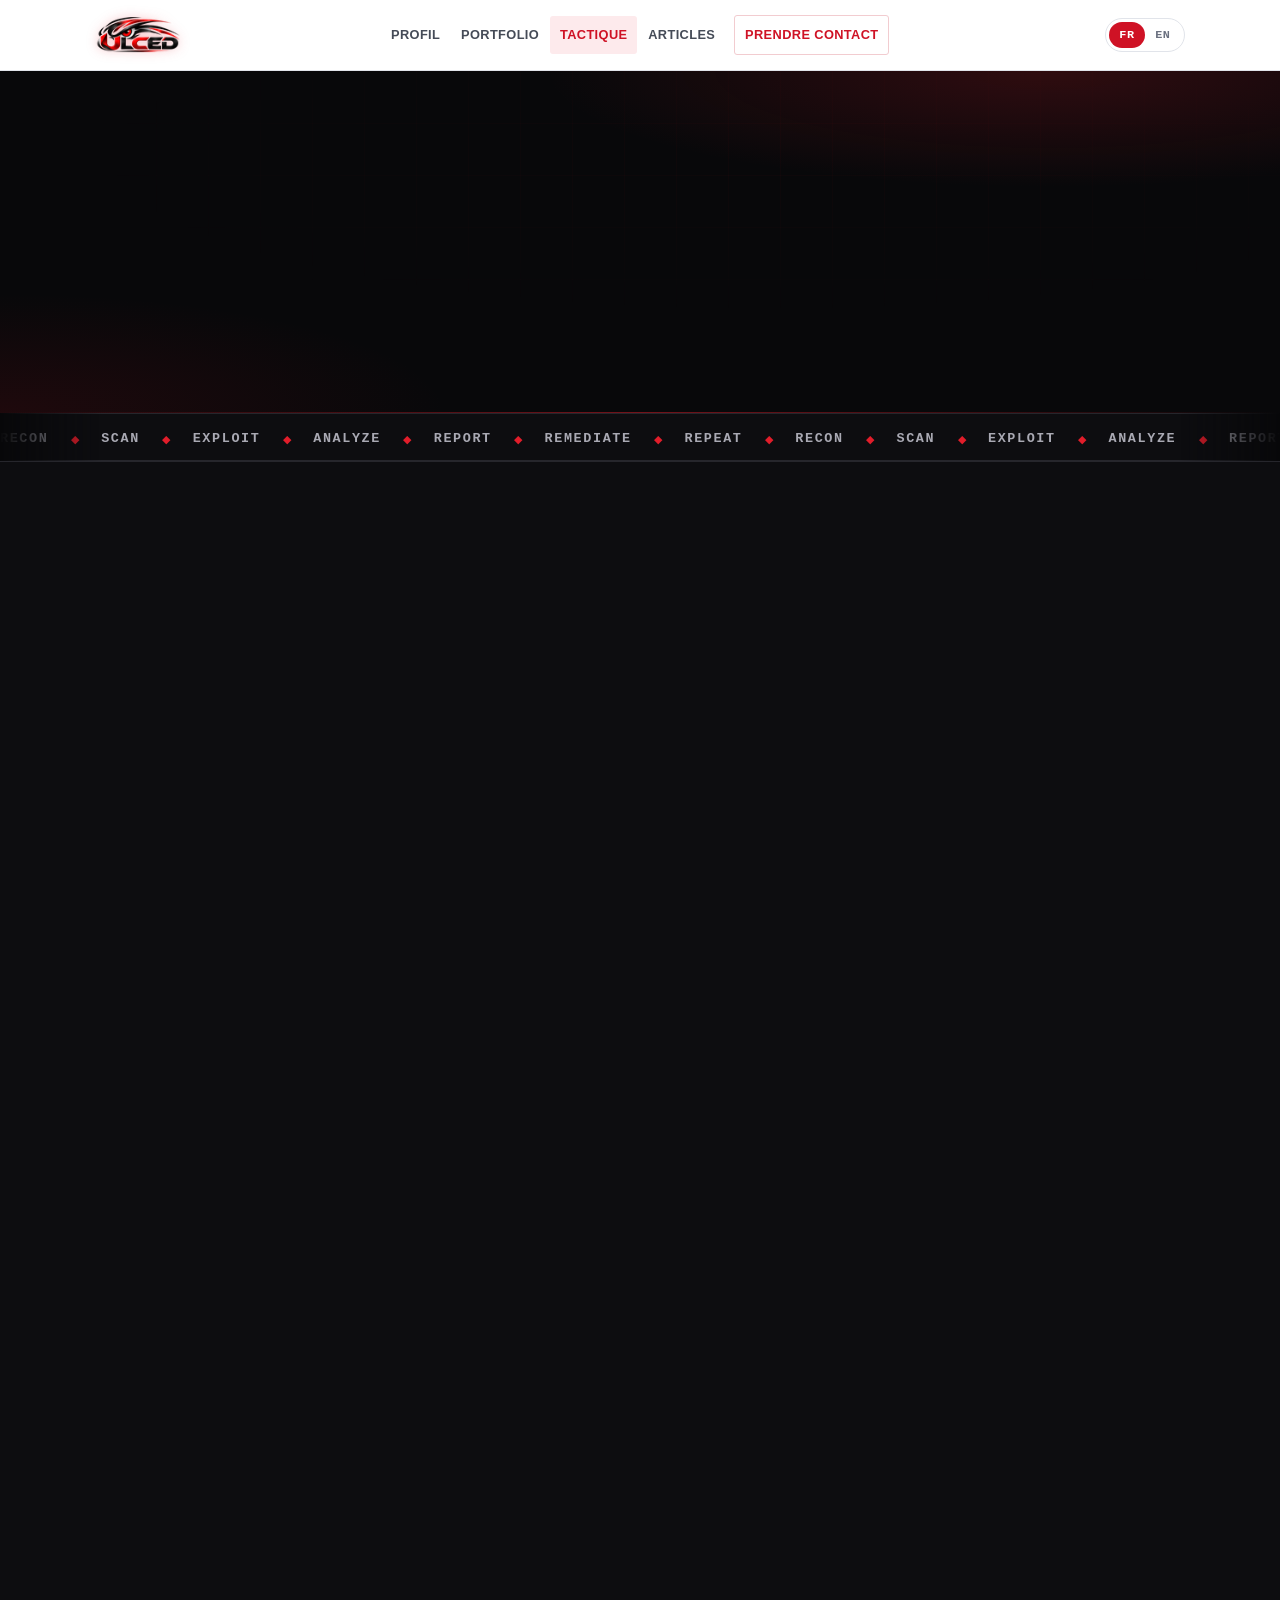
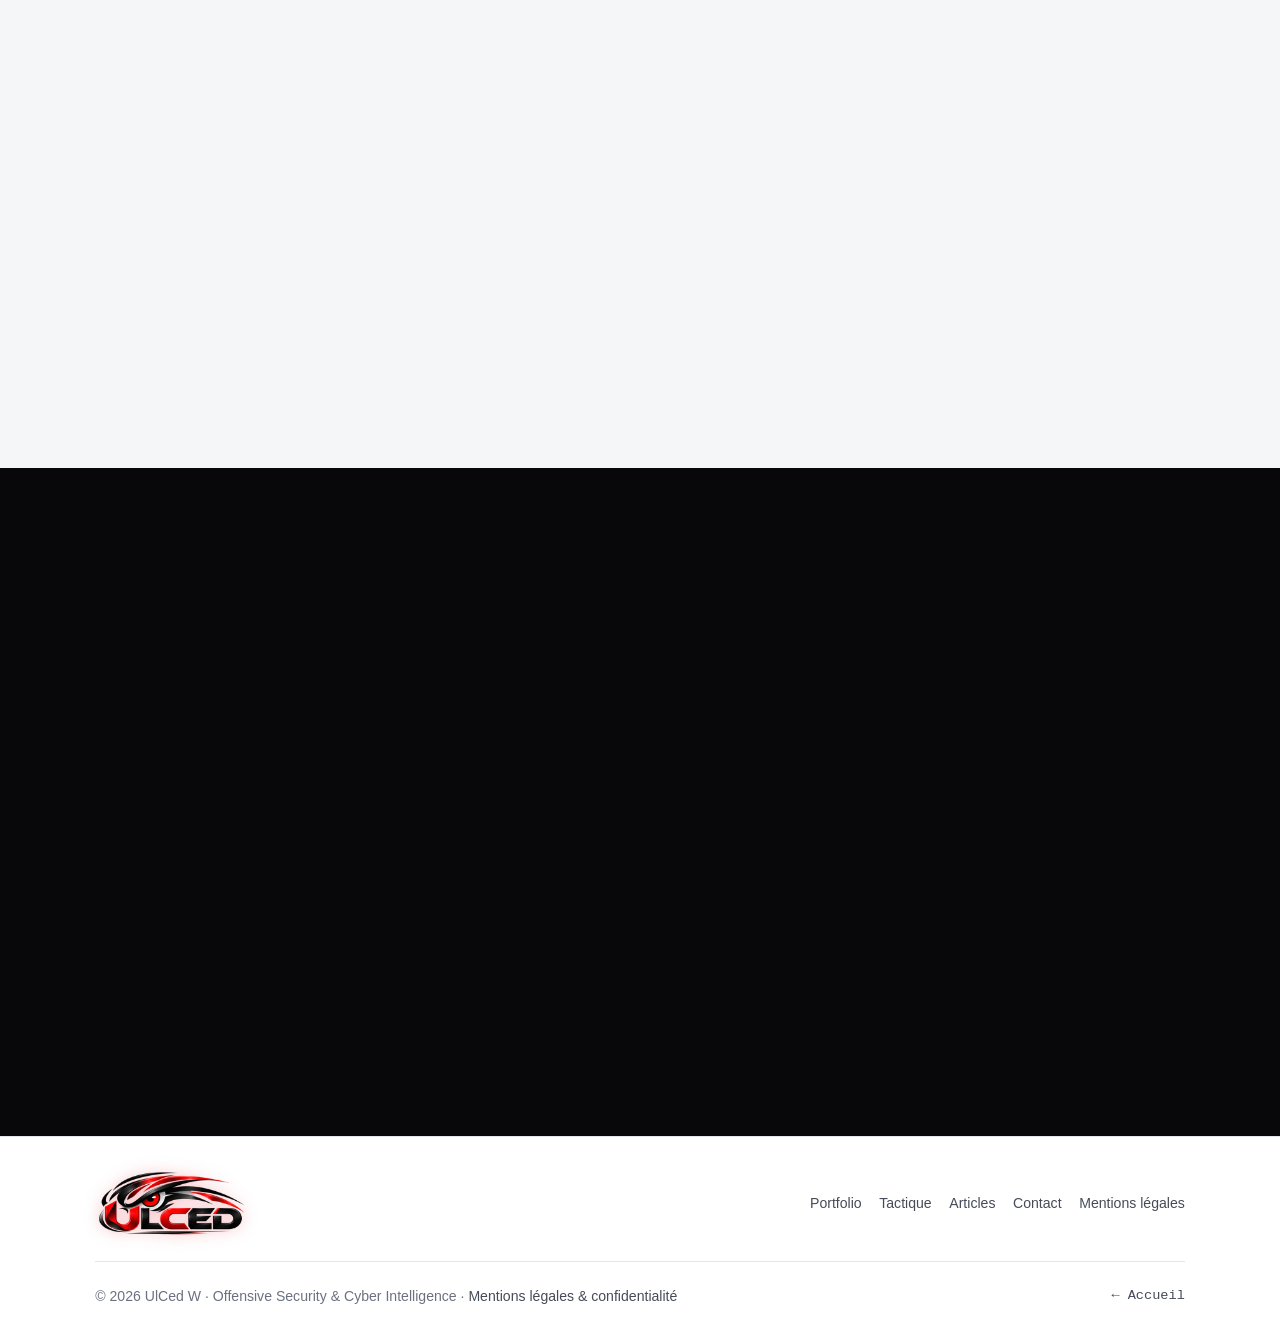
<file: methodology.html>
<!DOCTYPE html>
<html lang="fr" data-theme="dark">
<head>
  <meta charset="UTF-8" />
  <meta name="viewport" content="width=device-width, initial-scale=1.0" />
  <meta http-equiv="Content-Security-Policy"
        content="default-src 'self'; script-src 'self'; style-src 'self'; img-src 'self' data:; font-src 'self'; connect-src 'self'; form-action 'self' mailto:; base-uri 'self'; object-src 'none'; frame-src 'none'; child-src 'none'; worker-src 'none'; manifest-src 'self'; upgrade-insecure-requests" />
  <meta name="referrer" content="no-referrer" />
  <meta name="robots" content="index, follow" />
  <meta name="theme-color" content="#0a0a0c" />

  <title>Méthodologie · Évaluation de vulnérabilités | UlCed W</title>
  <meta name="description" content="Comment je mène une évaluation de vulnérabilités, étape par étape : périmètre, collecte, exécution, analyse, rapport et remédiation." />
  <link rel="canonical" href="https://ulced.com/methodology.html" />

  <meta property="og:type" content="website" />
  <meta property="og:url" content="https://ulced.com/methodology.html" />
  <meta property="og:title" content="Méthodologie · Évaluation de vulnérabilités | UlCed W" />
  <meta property="og:description" content="Comment je mène une évaluation de vulnérabilités, étape par étape : périmètre, collecte, exécution, analyse, rapport et remédiation." />
  <meta property="og:image" content="https://ulced.com/assets/og-image.jpg" />
  <meta property="og:image:width" content="1200" />
  <meta property="og:image:height" content="630" />
  <meta property="og:locale" content="fr_FR" />
  <meta property="og:site_name" content="UlCed W" />
  <meta name="twitter:card" content="summary_large_image" />
  <meta name="twitter:title" content="Méthodologie · Évaluation de vulnérabilités | UlCed W" />
  <meta name="twitter:description" content="Comment je mène une évaluation de vulnérabilités, étape par étape : périmètre, collecte, exécution, analyse, rapport et remédiation." />
  <meta name="twitter:image" content="https://ulced.com/assets/og-image.jpg" />

  <script src="js/head.js"></script>
  <link rel="preload" href="css/style.css" as="style" />
  <link rel="stylesheet" href="css/style.css" />
  <link rel="icon" type="image/png" href="assets/ulced-favicon.png" />
  <link rel="apple-touch-icon" href="assets/ulced-favicon.png" />
</head>
<body>
  <span id="top" aria-hidden="true"></span>
  <a class="skip-link" href="#main" data-en="Skip to content">Aller au contenu</a>

  <!-- ============ EN-TÊTE / NAVIGATION ============ -->
  <header class="site-header">
    <div class="container header-inner">
      <a href="index.html#top" class="brand" aria-label="Accueil">
        <img src="assets/ulced-logo.png" alt="UlCed" class="brand-logo-full" width="99" height="42" />
      </a>

      <nav class="nav" aria-label="Navigation principale">
        <button class="nav-toggle" aria-expanded="false" aria-controls="nav-menu" aria-label="Ouvrir le menu">
          <span></span><span></span><span></span>
        </button>
        <ul class="nav-menu" id="nav-menu">
          <li><a href="index.html#about" data-en="Profile">Profil</a></li>
          <li><a href="portfolio.html" data-en="Portfolio">Portfolio</a></li>
          <li><a href="#phases" class="active" data-en="Tactics">Tactique</a></li>
          <li><a href="articles.html" data-en="Articles">Articles</a></li>
          <li><a href="index.html#contact" class="nav-cta" data-en="Get in touch">Prendre contact</a></li>
        </ul>
      </nav>

      <div class="lang-toggle" role="group" aria-label="Langue / Language">
        <button type="button" class="lang-btn is-active" data-lang="fr">FR</button>
        <button type="button" class="lang-btn" data-lang="en">EN</button>
      </div>
    </div>
  </header>

  <main id="main">

    <!-- ============ INTRO ============ -->
    <section class="section method-hero">
      <div class="hero-bg" aria-hidden="true"></div>
      <div class="container">
        <p class="section-eyebrow reveal"><span class="dot"></span><span data-en="// Methodology">// Méthodologie</span></p>
        <h1 class="section-title reveal" data-en="How I conduct a &lt;span class=&quot;hl glitch&quot; data-text=&quot;VULNERABILITY ASSESSMENT&quot;&gt;vulnerability assessment&lt;/span&gt;">Comment je mène une <span class="hl glitch" data-text="ÉVALUATION DE VULNÉRABILITÉS">évaluation de vulnérabilités</span></h1>
        <p class="method-intro reveal" data-en="A vulnerability assessment is the systematic process of identifying, quantifying and prioritizing the security gaps in a system, application, network or organization. Below is the general framework I follow on every engagement, adapted to the scope and the client's context.">Une évaluation de vulnérabilités est le processus systématique qui consiste à identifier, quantifier et prioriser les failles de sécurité d'un système&nbsp;: application, réseau ou organisation entière. Voici le cadre général que je suis à chaque mission, adapté au périmètre et au contexte du client.</p>
      </div>
    </section>

    <!-- ============ BANDEAU DÉFILANT ============ -->
    <div class="marquee" aria-hidden="true">
      <div class="marquee-track">
        <span>Recon</span><i>◆</i><span>Scan</span><i>◆</i><span>Exploit</span><i>◆</i><span>Analyze</span><i>◆</i><span>Report</span><i>◆</i><span>Remediate</span><i>◆</i><span>Repeat</span><i>◆</i>
        <span>Recon</span><i>◆</i><span>Scan</span><i>◆</i><span>Exploit</span><i>◆</i><span>Analyze</span><i>◆</i><span>Report</span><i>◆</i><span>Remediate</span><i>◆</i><span>Repeat</span><i>◆</i>
      </div>
    </div>

    <!-- ============ LES 6 PHASES ============ -->
    <section id="phases" class="section section-alt">
      <div class="container">
        <div class="section-head reveal">
          <p class="section-eyebrow" data-en="// The 6 phases">// Les 6 phases</p>
          <h2 class="section-title" data-en="A structured process, from start to finish">Un processus structuré, de bout en bout</h2>
        </div>

        <ol class="method phases">
          <li class="reveal">
            <span class="step-num">1</span>
            <h3 data-en="Scope definition">Définition du périmètre</h3>
            <p data-en="We agree on the target system (application, network, organization), the components in scope (servers, devices, third-party integrations) and the tools that will be used. This is also when the written authorization and the contract are signed: nothing happens before that.">On définit ensemble le système visé (application, réseau, organisation), les composants inclus (serveurs, appareils, intégrations tierces) et les outils qui seront utilisés. C'est aussi à cette étape que l'autorisation écrite et le contrat sont signés&nbsp;: rien ne commence avant.</p>
          </li>
          <li class="reveal">
            <span class="step-num">2</span>
            <h3 data-en="Data collection">Collecte de données</h3>
            <p data-en="Network scanning to map hosts, open ports and running services; vulnerability scanning to surface known flaws (CVEs); web application scanning for issues specific to your app; and, on internal networks, traffic analysis to spot cleartext data or misconfigurations.">Scan réseau pour cartographier les hôtes, ports ouverts et services actifs&nbsp;; scan de vulnérabilités pour faire remonter les failles connues (CVE)&nbsp;; scan applicatif web pour les problèmes propres à votre application&nbsp;; et, sur un réseau interne, analyse du trafic pour repérer des données en clair ou des erreurs de configuration.</p>
          </li>
          <li class="reveal">
            <span class="step-num">3</span>
            <h3 data-en="Running the assessment">Exécution de l'évaluation</h3>
            <p data-en="I run the scans and, where the scope allows it, controlled exploitation attempts to confirm a flaw is real and not a false positive: the difference between “this might be exploitable” and “here is the proof.”">Je lance les scans et, quand le périmètre l'autorise, des tentatives d'exploitation contrôlées pour confirmer qu'une faille est bien réelle et non un faux positif&nbsp;: la différence entre « c'est peut-être exploitable » et « voici la preuve ».</p>
          </li>
          <li class="reveal">
            <span class="step-num">4</span>
            <h3 data-en="Data analysis">Analyse des données</h3>
            <p data-en="Every finding is qualified: real-world impact (data leak, takeover, denial of service…) and the concrete fix (patch, configuration change, code fix). Findings are then ranked by severity and exploitability, not just by CVE score.">Chaque résultat est qualifié&nbsp;: impact réel (fuite de données, prise de contrôle, déni de service…) et correctif concret (patch, changement de configuration, correction de code). Les failles sont ensuite classées par gravité et par facilité d'exploitation, pas seulement par score CVE.</p>
          </li>
          <li class="reveal">
            <span class="step-num">5</span>
            <h3 data-en="Reporting">Rapport</h3>
            <p data-en="An executive summary for decision-makers, and a detailed report for technical teams: findings, evidence, prioritized recommendations. Delivered fast, typically within 48 hours of the engagement.">Un résumé exécutif pour les décideurs, et un rapport détaillé pour les équipes techniques&nbsp;: constats, preuves, recommandations priorisées. Livré rapidement, généralement sous 48&nbsp;heures après l'intervention.</p>
          </li>
          <li class="reveal">
            <span class="step-num">6</span>
            <h3 data-en="Remediation &amp; follow-up">Remédiation &amp; suivi</h3>
            <p data-en="Patching, secure-coding fixes, configuration hardening, then verification that each flaw is actually closed. I also recommend a cadence of continuous monitoring and periodic re-assessment, since new vulnerabilities appear constantly.">Correctifs, corrections de code sécurisé, durcissement de la configuration, puis vérification que chaque faille est réellement refermée. Je recommande aussi un rythme de surveillance continue et de réévaluations périodiques, car de nouvelles vulnérabilités apparaissent en permanence.</p>
          </li>
        </ol>
      </div>
    </section>

    <!-- ============ CAS PRATIQUES ============ -->
    <section class="section">
      <div class="container">
        <div class="section-head reveal">
          <p class="section-eyebrow" data-en="// Illustrative case studies">// Cas pratiques illustratifs</p>
          <h2 class="section-title" data-en="The methodology applied, step by step">La méthodologie appliquée, étape par étape</h2>
          <p class="section-sub" data-en="Two typical scenarios, to make the 6 phases concrete. Systems, IPs and domains below are illustrative, not real clients.">Deux scénarios typiques, pour rendre les 6 phases concrètes. Les systèmes, IP et domaines ci-dessous sont illustratifs, pas de vrais clients.</p>
        </div>

        <div class="cases">
          <article class="case-card reveal">
            <div class="project-tag" data-en="Illustrative case · Web application">Cas illustratif · Application web</div>
            <h3 data-en="Assessment of an e-commerce platform">Évaluation d'une plateforme e-commerce</h3>
            <p data-en="&lt;strong&gt;Scope:&lt;/strong&gt; web server, application server, database. Tools: Nmap, OpenVAS/Nessus, OWASP ZAP / Burp Suite.">
              <strong>Périmètre&nbsp;:</strong> serveur web, serveur applicatif, base de données. Outils&nbsp;: Nmap, OpenVAS/Nessus, OWASP ZAP / Burp Suite.</p>
            <div class="term">
              <div class="term-bar" aria-hidden="true"><span></span><span></span><span></span><span class="term-title">root@ulced:~$</span></div>
              <pre class="case-code" data-en="&lt;code&gt;$ nmap -sS -p 1-65535 -sV client-app.example

PORT     STATE  SERVICE  VERSION
22/tcp   open   ssh      OpenSSH 7.4
80/tcp   open   http     Apache 2.4.29
443/tcp  open   https    Apache 2.4.29
3306/tcp open   mysql    MySQL 5.7.21&lt;/code&gt;"><code>$ nmap -sS -p 1-65535 -sV client-app.example

PORT     STATE  SERVICE  VERSION
22/tcp   open   ssh      OpenSSH 7.4
80/tcp   open   http     Apache 2.4.29
443/tcp  open   https    Apache 2.4.29
3306/tcp open   mysql    MySQL 5.7.21</code></pre>
            </div>
            <p data-en="&lt;strong&gt;Findings:&lt;/strong&gt; two remote-code-execution CVEs on an outdated framework component, a &lt;strong&gt;SQL injection&lt;/strong&gt; on the login form (&lt;code&gt;username&lt;/code&gt; parameter), a &lt;strong&gt;stored XSS&lt;/strong&gt; in the search feature, and &lt;strong&gt;no CSRF protection&lt;/strong&gt; on critical actions.">
              <strong>Constats&nbsp;:</strong> deux CVE d'exécution de code à distance sur un composant de framework obsolète, une <strong>injection SQL</strong> sur le formulaire de connexion (paramètre <code>username</code>), une <strong>XSS stockée</strong> dans la fonction de recherche, et <strong>aucune protection CSRF</strong> sur les actions critiques.</p>
            <p data-en="&lt;strong&gt;Impact:&lt;/strong&gt; potential full server takeover, unauthorized access to customer accounts and payment data. &lt;strong&gt;Fix:&lt;/strong&gt; update the framework, use prepared statements, encode output, add CSRF tokens: all four closed within the following week.">
              <strong>Impact&nbsp;:</strong> prise de contrôle possible du serveur, accès non autorisé aux comptes clients et aux données de paiement. <strong>Correctif&nbsp;:</strong> mise à jour du framework, requêtes préparées, encodage des sorties, ajout de jetons CSRF&nbsp;: les quatre refermées en une semaine.</p>
          </article>

          <article class="case-card reveal">
            <div class="project-tag" data-en="Illustrative case · Internal network">Cas illustratif · Réseau interne</div>
            <h3 data-en="Assessment of a corporate network">Évaluation d'un réseau d'entreprise</h3>
            <p data-en="&lt;strong&gt;Scope:&lt;/strong&gt; workstations, servers, network devices. Tools: Nmap, Nessus, Wireshark, Metasploit (controlled).">
              <strong>Périmètre&nbsp;:</strong> postes de travail, serveurs, équipements réseau. Outils&nbsp;: Nmap, Nessus, Wireshark, Metasploit (usage contrôlé).</p>
            <div class="term">
              <div class="term-bar" aria-hidden="true"><span></span><span></span><span></span><span class="term-title">root@ulced:~$</span></div>
              <pre class="case-code" data-en="&lt;code&gt;$ nmap -sP 192.168.1.0/24
$ nmap -sS -p 1-65535 192.168.1.10

PORT     STATE  SERVICE
22/tcp   open   ssh
3389/tcp open   ms-wbt-server&lt;/code&gt;"><code>$ nmap -sP 192.168.1.0/24
$ nmap -sS -p 1-65535 192.168.1.10

PORT     STATE  SERVICE
22/tcp   open   ssh
3389/tcp open   ms-wbt-server</code></pre>
            </div>
            <p data-en="&lt;strong&gt;Findings:&lt;/strong&gt; unpatched Remote Desktop and SMB services vulnerable to well-known remote-code-execution exploits (the &lt;em&gt;BlueKeep&lt;/em&gt; and &lt;em&gt;EternalBlue&lt;/em&gt; families), plus &lt;strong&gt;cleartext credentials&lt;/strong&gt; observed in captured traffic. A controlled exploitation attempt confirmed remote code execution was actually possible, not just theoretical.">
              <strong>Constats&nbsp;:</strong> services Bureau à distance et SMB non patchés, vulnérables à des exploits d'exécution de code à distance bien connus (familles <em>BlueKeep</em> et <em>EternalBlue</em>), ainsi que des <strong>identifiants transmis en clair</strong> observés dans le trafic capturé. Une tentative d'exploitation contrôlée a confirmé que l'exécution de code à distance était réellement possible, pas seulement théorique.</p>
            <p data-en="&lt;strong&gt;Impact:&lt;/strong&gt; a single unpatched workstation could have given an attacker control of the network, with a real ransomware risk. &lt;strong&gt;Fix:&lt;/strong&gt; emergency patching of RDP/SMB, TLS encryption for sensitive traffic, network segmentation to contain any future incident.">
              <strong>Impact&nbsp;:</strong> un seul poste non patché aurait pu donner à un attaquant le contrôle du réseau, avec un risque réel de rançongiciel. <strong>Correctif&nbsp;:</strong> patch d'urgence RDP/SMB, chiffrement TLS du trafic sensible, segmentation réseau pour contenir tout incident futur.</p>
          </article>
        </div>
      </div>
    </section>

    <!-- ============ CATÉGORIES DE VULNÉRABILITÉS ============ -->
    <section class="section section-light">
      <div class="container">
        <div class="section-head reveal">
          <p class="section-eyebrow" data-en="// Common findings">// Constats fréquents</p>
          <h2 class="section-title" data-en="What assessments most often uncover">Ce que les évaluations révèlent le plus souvent</h2>
          <p class="section-sub" data-en="Across web apps, internal networks, mobile and financial systems, the same categories of flaws come back again and again.">Sur les applications web, les réseaux internes, le mobile ou les systèmes financiers, ce sont souvent les mêmes familles de failles qui reviennent.</p>
        </div>

        <div class="skills-grid">
          <div class="skill-group reveal">
            <h3 data-en="Remote code execution">Exécution de code à distance</h3>
            <p class="vuln-desc" data-en="Unpatched software (web servers, VPN gateways, network stacks) letting an attacker run arbitrary code. &lt;strong&gt;Fix:&lt;/strong&gt; timely patching and update management.">Logiciels non patchés (serveurs web, passerelles VPN, piles réseau) permettant à un attaquant d'exécuter du code arbitraire. <strong>Correctif&nbsp;:</strong> gestion rigoureuse des mises à jour et des correctifs.</p>
          </div>
          <div class="skill-group reveal">
            <h3 data-en="SQL injection">Injection SQL</h3>
            <p class="vuln-desc" data-en="Unsanitized input reaching a database query, allowing data theft or tampering. &lt;strong&gt;Fix:&lt;/strong&gt; prepared statements and parameterized queries.">Entrées non filtrées atteignant une requête base de données, permettant le vol ou la modification de données. <strong>Correctif&nbsp;:</strong> requêtes préparées et paramétrées.</p>
          </div>
          <div class="skill-group reveal">
            <h3>Cross-Site Scripting (XSS)</h3>
            <p class="vuln-desc" data-en="Malicious scripts injected into pages viewed by other users, enabling session hijacking or phishing. &lt;strong&gt;Fix:&lt;/strong&gt; input validation and output encoding.">Scripts malveillants injectés dans des pages vues par d'autres utilisateurs, permettant le détournement de session ou le phishing. <strong>Correctif&nbsp;:</strong> validation des entrées et encodage des sorties.</p>
          </div>
          <div class="skill-group reveal">
            <h3>Cross-Site Request Forgery (CSRF)</h3>
            <p class="vuln-desc" data-en="Missing verification that a critical action was really requested by the logged-in user. &lt;strong&gt;Fix:&lt;/strong&gt; anti-CSRF tokens on sensitive actions.">Absence de vérification qu'une action critique a bien été demandée par l'utilisateur connecté. <strong>Correctif&nbsp;:</strong> jetons anti-CSRF sur les actions sensibles.</p>
          </div>
          <div class="skill-group reveal">
            <h3 data-en="Insecure Direct Object References (IDOR)">Références directes non sécurisées (IDOR)</h3>
            <p class="vuln-desc" data-en="Predictable identifiers giving access to another user's data (an account, a file, a record). &lt;strong&gt;Fix:&lt;/strong&gt; proper authorization checks on every request.">Identifiants prévisibles donnant accès aux données d'un autre utilisateur (compte, fichier, dossier). <strong>Correctif&nbsp;:</strong> vérifications d'autorisation systématiques sur chaque requête.</p>
          </div>
          <div class="skill-group reveal">
            <h3 data-en="Cleartext protocols">Protocoles en clair</h3>
            <p class="vuln-desc" data-en="Passwords or sensitive data transmitted unencrypted (plain FTP, unsecured HTTP), exposed to interception. &lt;strong&gt;Fix:&lt;/strong&gt; TLS/SSL everywhere, SFTP instead of FTP.">Mots de passe ou données sensibles transmis sans chiffrement (FTP en clair, HTTP non sécurisé), exposés à l'interception. <strong>Correctif&nbsp;:</strong> TLS/SSL partout, SFTP à la place de FTP.</p>
          </div>
        </div>
      </div>
    </section>

    <!-- ============ OUTILS ============ -->
    <section class="section">
      <div class="container">
        <div class="section-head reveal">
          <p class="section-eyebrow" data-en="// Toolset">// Outils</p>
          <h2 class="section-title" data-en="Tools commonly used in an assessment">Outils couramment mobilisés</h2>
        </div>
        <div class="tools-grid reveal">
          <div class="tool-item">
            <h3>Nmap</h3>
            <p data-en="Network mapping: hosts, open ports, running services.">Cartographie réseau&nbsp;: hôtes, ports ouverts, services actifs.</p>
          </div>
          <div class="tool-item">
            <h3>Nessus / OpenVAS</h3>
            <p data-en="Automated scanning for known vulnerabilities (CVEs).">Scan automatisé des vulnérabilités connues (CVE).</p>
          </div>
          <div class="tool-item">
            <h3>Burp Suite / OWASP ZAP</h3>
            <p data-en="Testing web applications for injection, XSS, CSRF and access-control flaws.">Test des applications web&nbsp;: injections, XSS, CSRF, failles de contrôle d'accès.</p>
          </div>
          <div class="tool-item">
            <h3>Metasploit</h3>
            <p data-en="Controlled exploitation framework, to prove a flaw is real.">Framework d'exploitation contrôlée, pour prouver qu'une faille est réelle.</p>
          </div>
          <div class="tool-item">
            <h3>Wireshark</h3>
            <p data-en="Network traffic analysis: cleartext data, misconfigurations, abnormal patterns.">Analyse du trafic réseau&nbsp;: données en clair, erreurs de configuration, comportements anormaux.</p>
          </div>
        </div>
        <p class="tools-note reveal" data-en="Tool choice always depends on the scope agreed with you, never used beyond the authorized perimeter.">Le choix des outils dépend toujours du périmètre convenu avec vous, jamais utilisés au-delà du cadre autorisé.</p>
      </div>
    </section>
  </main>

  <!-- ============ PIED DE PAGE ============ -->
  <footer class="site-footer">
    <div class="container">
      <div class="footer-top-row">
        <div class="footer-brand">
          <img src="assets/ulced-logo-full.png" alt="UlCed" class="footer-full-logo" width="236" height="100" />
        </div>
        <nav class="footer-nav" aria-label="Liens de pied de page">
          <a href="portfolio.html" data-en="Portfolio">Portfolio</a>
          <a href="#phases" data-en="Tactics">Tactique</a>
          <a href="articles.html" data-en="Articles">Articles</a>
          <a href="index.html#contact">Contact</a>
          <a href="legal.html" data-en="Legal notice">Mentions légales</a>
        </nav>
      </div>
      <div class="footer-inner">
        <p data-en="© &lt;span id=&quot;year&quot;&gt;&lt;/span&gt; UlCed W · Offensive Security &amp; Cyber Intelligence · &lt;a href=&quot;legal.html&quot;&gt;Legal notice &amp; privacy&lt;/a&gt;">© <span id="year"></span> UlCed W · Offensive Security &amp; Cyber Intelligence · <a href="legal.html">Mentions légales &amp; confidentialité</a></p>
        <a href="index.html" class="footer-top" data-en="← Home">← Accueil</a>
      </div>
    </div>
  </footer>

  <!-- Bouton flottant « haut de page » -->
  <button class="to-top" id="to-top" aria-label="Remonter en haut" title="Haut de page">
    <svg viewBox="0 0 24 24" width="20" height="20" fill="none" stroke="currentColor" stroke-width="2.2" stroke-linecap="round" stroke-linejoin="round"><path d="M12 19V5M5 12l7-7 7 7"/></svg>
  </button>

  <script src="js/main.js" defer></script>
</body>
</html>
</file>
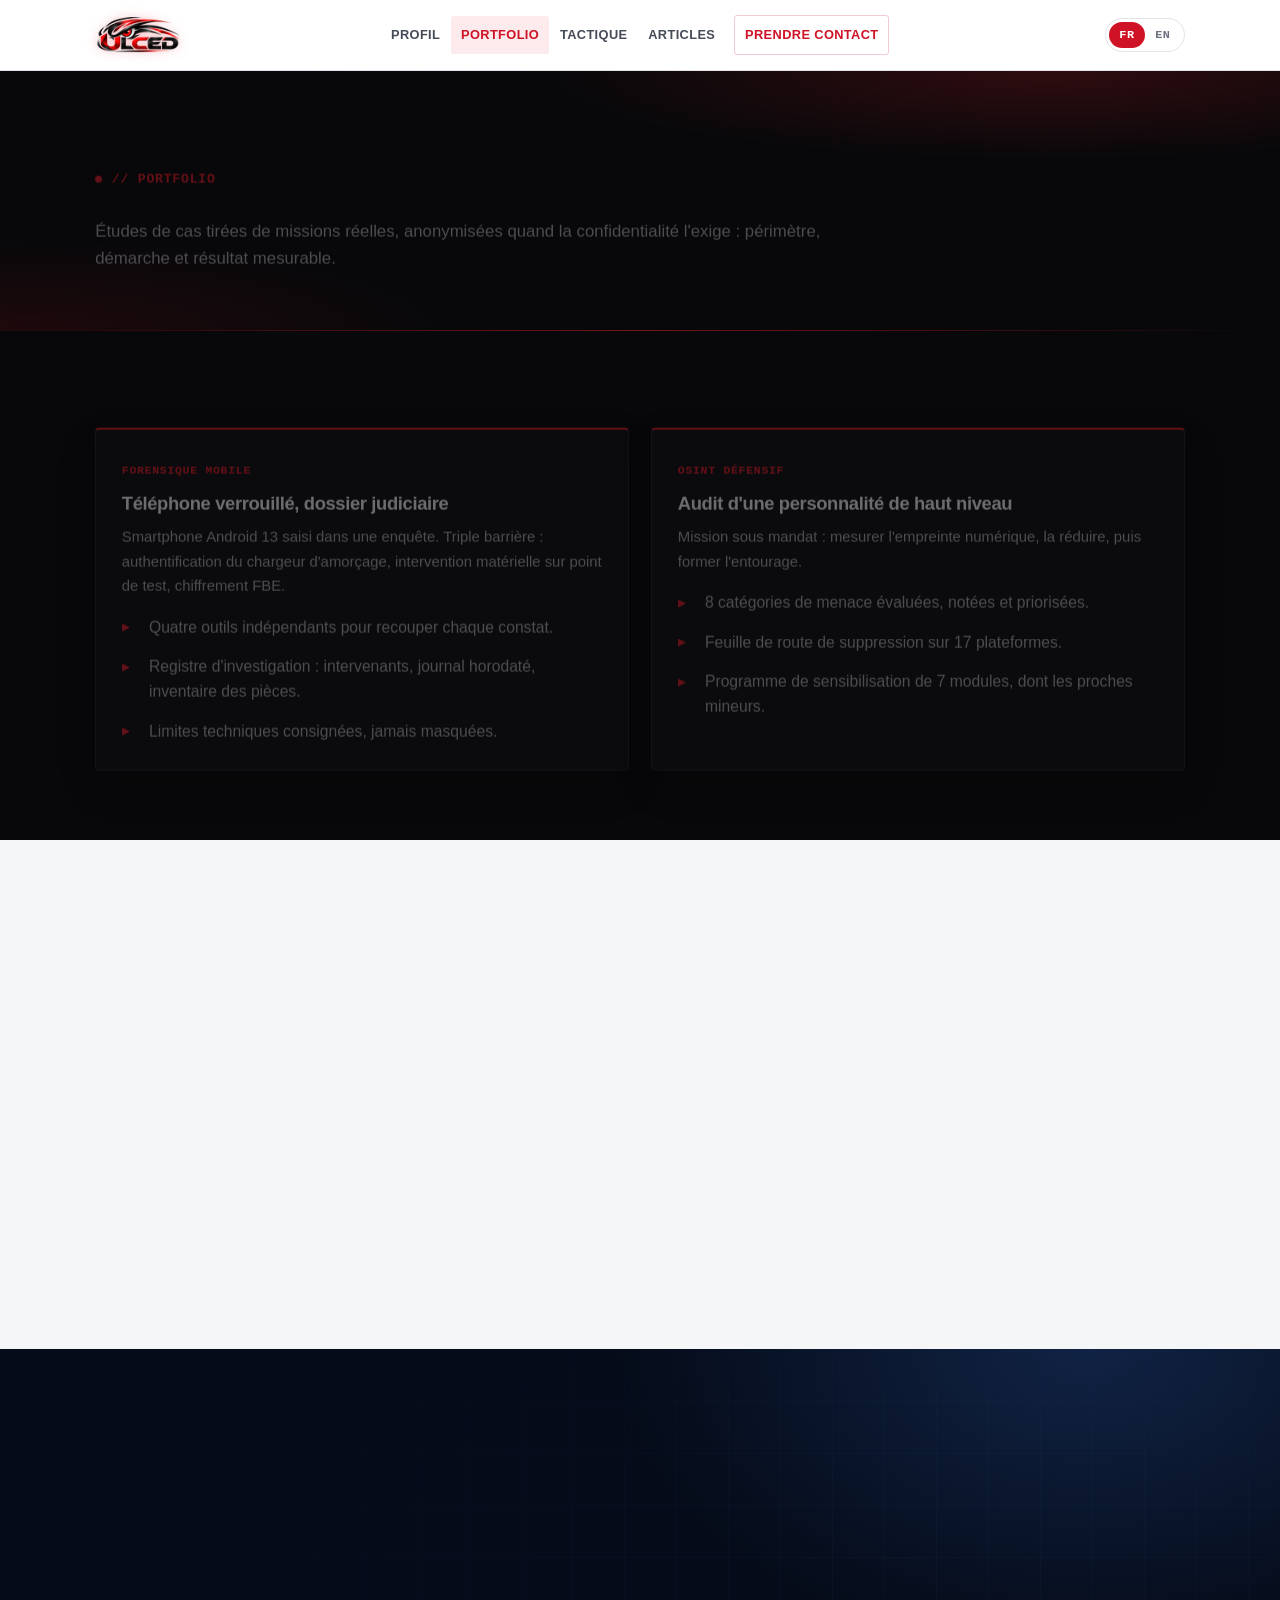
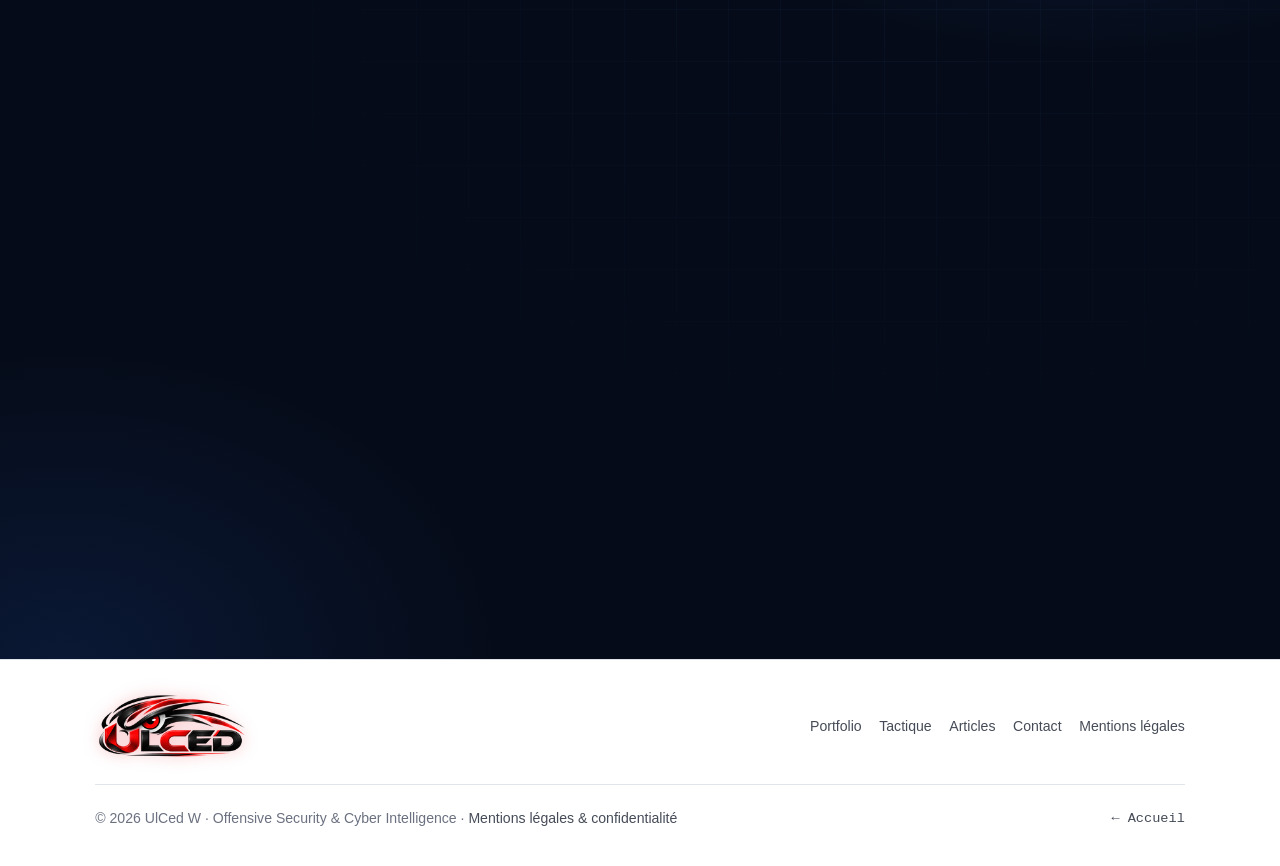
<file: portfolio.html>
<!DOCTYPE html>
<html lang="fr" data-theme="dark">
<head>
  <meta charset="UTF-8" />
  <meta name="viewport" content="width=device-width, initial-scale=1.0" />
  <meta http-equiv="Content-Security-Policy"
        content="default-src 'self'; script-src 'self'; style-src 'self'; img-src 'self' data:; font-src 'self'; connect-src 'self'; form-action 'self' mailto:; base-uri 'self'; object-src 'none'; frame-src 'none'; child-src 'none'; worker-src 'none'; manifest-src 'self'; upgrade-insecure-requests" />
  <meta name="referrer" content="no-referrer" />
  <meta name="robots" content="index, follow" />
  <meta name="theme-color" content="#0a0a0c" />

  <title>Portfolio · Missions de cybersécurité en Afrique de l'Ouest | UlCed W</title>
  <meta name="description" content="Études de cas réelles : tests d'intrusion, forensique mobile, OSINT, SOC et pentest IT/OT menés en Afrique de l'Ouest et à l'international." />
  <link rel="canonical" href="https://ulced.com/portfolio.html" />

  <meta property="og:type" content="website" />
  <meta property="og:url" content="https://ulced.com/portfolio.html" />
  <meta property="og:title" content="Portfolio · Missions de cybersécurité en Afrique de l'Ouest | UlCed W" />
  <meta property="og:description" content="Études de cas réelles : tests d'intrusion, forensique mobile, OSINT, SOC et pentest IT/OT menés en Afrique de l'Ouest et à l'international." />
  <meta property="og:image" content="https://ulced.com/assets/og-image.jpg" />
  <meta property="og:image:width" content="1200" />
  <meta property="og:image:height" content="630" />
  <meta property="og:locale" content="fr_FR" />
  <meta property="og:site_name" content="UlCed W" />
  <meta name="twitter:card" content="summary_large_image" />
  <meta name="twitter:title" content="Portfolio · Missions de cybersécurité en Afrique de l'Ouest | UlCed W" />
  <meta name="twitter:description" content="Études de cas réelles : tests d'intrusion, forensique mobile, OSINT, SOC et pentest IT/OT menés en Afrique de l'Ouest et à l'international." />
  <meta name="twitter:image" content="https://ulced.com/assets/og-image.jpg" />

  <script src="js/head.js"></script>
  <link rel="preload" href="css/style.css" as="style" />
  <link rel="stylesheet" href="css/style.css" />
  <link rel="icon" type="image/png" href="assets/ulced-favicon.png" />
  <link rel="apple-touch-icon" href="assets/ulced-favicon.png" />
</head>
<body>
  <span id="top" aria-hidden="true"></span>
  <a class="skip-link" href="#main" data-en="Skip to content">Aller au contenu</a>

  <!-- ============ EN-TÊTE / NAVIGATION ============ -->
  <header class="site-header">
    <div class="container header-inner">
      <a href="index.html#top" class="brand" aria-label="Accueil">
        <img src="assets/ulced-logo.png" alt="UlCed" class="brand-logo-full" width="99" height="42" />
      </a>

      <nav class="nav" aria-label="Navigation principale">
        <button class="nav-toggle" aria-expanded="false" aria-controls="nav-menu" aria-label="Ouvrir le menu">
          <span></span><span></span><span></span>
        </button>
        <ul class="nav-menu" id="nav-menu">
          <li><a href="index.html#about" data-en="Profile">Profil</a></li>
          <li><a href="portfolio.html" class="active" data-en="Portfolio">Portfolio</a></li>
          <li><a href="methodology.html" data-en="Tactics">Tactique</a></li>
          <li><a href="articles.html" data-en="Articles">Articles</a></li>
          <li><a href="index.html#contact" class="nav-cta" data-en="Get in touch">Prendre contact</a></li>
        </ul>
      </nav>

      <div class="lang-toggle" role="group" aria-label="Langue / Language">
        <button type="button" class="lang-btn is-active" data-lang="fr">FR</button>
        <button type="button" class="lang-btn" data-lang="en">EN</button>
      </div>
    </div>
  </header>

  <main id="main">

    <!-- ============ INTRO ============ -->
    <section class="section method-hero">
      <div class="hero-bg" aria-hidden="true"></div>
      <div class="container">
        <h1 class="sr-only" data-en="Portfolio — Offensive security, OSINT and digital investigation missions in West Africa">Portfolio — Missions de sécurité offensive, OSINT et investigation numérique en Afrique de l'Ouest</h1>
        <p class="section-eyebrow reveal"><span class="dot"></span><span data-en="// Portfolio">// Portfolio</span></p>
        <p class="method-intro reveal" data-en="Case studies from real engagements, anonymized where confidentiality requires it: scope, approach and measurable outcome.">Études de cas tirées de missions réelles, anonymisées quand la confidentialité l'exige&nbsp;: périmètre, démarche et résultat mesurable.</p>
      </div>
    </section>

    <!-- ============ RÉALISATIONS (1/3 — fond sombre) ============ -->
    <section class="section">
      <div class="container">
        <div class="cases">
          <article class="case-card reveal">
            <div class="project-tag" data-en="Mobile forensics">Forensique mobile</div>
            <h3 data-en="Locked phone, court case">Téléphone verrouillé, dossier judiciaire</h3>
            <p data-en="Android 13 smartphone seized for an investigation. Triple barrier: bootloader authentication, hardware intervention at a test point, FBE encryption.">Smartphone Android&nbsp;13 saisi dans une enquête. Triple barrière&nbsp;: authentification du chargeur d'amorçage, intervention matérielle sur point de test, chiffrement FBE.</p>
            <ul class="about-skills">
              <li data-en="Four independent tools to cross-check every finding.">Quatre outils indépendants pour recouper chaque constat.</li>
              <li data-en="Investigation log: personnel involved, timestamped journal, evidence inventory.">Registre d'investigation&nbsp;: intervenants, journal horodaté, inventaire des pièces.</li>
              <li data-en="Technical limitations documented, never hidden.">Limites techniques consignées, jamais masquées.</li>
            </ul>
          </article>

          <article class="case-card reveal">
            <div class="project-tag" data-en="Defensive OSINT">OSINT défensif</div>
            <h3 data-en="Audit of a high-profile individual">Audit d'une personnalité de haut niveau</h3>
            <p data-en="Mandated mission: measure the digital footprint, reduce it, then train those around them.">Mission sous mandat&nbsp;: mesurer l'empreinte numérique, la réduire, puis former l'entourage.</p>
            <ul class="about-skills">
              <li data-en="8 threat categories assessed, scored and prioritized.">8 catégories de menace évaluées, notées et priorisées.</li>
              <li data-en="Removal roadmap across 17 platforms.">Feuille de route de suppression sur 17 plateformes.</li>
              <li data-en="7-module awareness program, including minor family members.">Programme de sensibilisation de 7 modules, dont les proches mineurs.</li>
            </ul>
          </article>
        </div>
      </div>
    </section>

    <!-- ============ RÉALISATIONS (2/3 — fond clair) ============ -->
    <section class="section section-light">
      <div class="container">
        <div class="cases">
          <article class="case-card reveal">
            <div class="project-tag" data-en="IT &amp; OT pentest">Pentest IT et OT</div>
            <h3 data-en="Industrial site, 3 days">Site industriel, 3 jours</h3>
            <p data-en="Authorized penetration test in a hybrid environment: 60 devices across 2 networks, 24 vulnerabilities including 7 critical, 5 systems compromised.">Test d'intrusion autorisé en environnement hybride&nbsp;: 60 équipements sur 2 réseaux, 24 vulnérabilités dont 7 critiques, 5 systèmes compromis.</p>
            <ul class="about-skills">
              <li data-en="2009-era flaws still exploitable in 2026.">Failles de 2009 toujours exploitables en 2026.</li>
              <li data-en="No segmentation between SCADA and office networks, no alert raised.">Aucune segmentation entre SCADA et bureautique, aucune alerte levée.</li>
              <li data-en="ISO 27001 report, three-horizon action plan, 12-month roadmap.">Rapport ISO 27001, plan d'action sur trois horizons, feuille de route de 12 mois.</li>
            </ul>
          </article>

          <article class="case-card reveal">
            <div class="project-tag" data-en="Banking SOC">SOC bancaire</div>
            <h3 data-en="Detection and response in a bank">Détection et réponse en banque</h3>
            <p data-en="Deployment and operation of a SOC: Elastic SIEM, Qualys, SentinelOne EDR.">Déploiement et exploitation d'un SOC&nbsp;: SIEM Elastic, Qualys, EDR SentinelOne.</p>
            <ul class="about-skills">
              <li data-en="40+ critical incidents handled and investigated per month.">40+ incidents critiques traités et investigués par mois.</li>
              <li data-en="About 300 endpoints and 25+ servers monitored.">Environ 300 endpoints et 25+ serveurs supervisés.</li>
              <li data-en="Contributed to PCI DSS certification, drove remediations.">Contribution à la certification PCI DSS, pilotage des remédiations.</li>
            </ul>
          </article>
        </div>
      </div>
    </section>

    <!-- ============ RÉALISATIONS (3/3 — fond bleu nuit) + OPEN SOURCE ============ -->
    <section class="section section-night">
      <div class="contact-bg" aria-hidden="true"></div>
      <div class="container portfolio-night-wrap">
        <div class="cases">
          <article class="case-card reveal">
            <div class="project-tag" data-en="SahelSec AI">SahelSec AI</div>
            <h3 data-en="AI-assisted pentesting">Pentest assisté par IA</h3>
            <p data-en="Multi-agent offensive pipeline orchestrated by language models, built for my Master's thesis, later used in authorized pentests with formal reports.">Pipeline offensif multi-agents orchestré par des modèles de langage, base de ma thèse de Master, utilisé ensuite en pentests autorisés avec rapports formels.</p>
            <ul class="about-skills">
              <li data-en="61.9% coverage, 0 false positives, 6 root vectors obtained.">61,9&nbsp;% de couverture, 0 faux positif, 6 vecteurs root obtenus.</li>
              <li data-en="4.4/5 autonomy, measured on Metasploitable 2.">Autonomie de 4,4/5, mesurée sur Metasploitable 2.</li>
            </ul>
          </article>

          <article class="case-card reveal">
            <div class="project-tag" data-en="Honeypot (prototype)">Honeypot (prototype)</div>
            <h3 data-en="Trapping attacking AI agents">Piéger les agents IA attaquants</h3>
            <p data-en="An HTTP decoy that spots AI agents via a suspicion score and loses them in a maze of fake resources.">Un leurre HTTP qui repère les agents IA par un score de suspicion et les perd dans un labyrinthe de fausses ressources.</p>
            <ul class="about-skills">
              <li data-en="Tarpit and prompt injection that orders the agent to reveal its objective.">Tarpit et injection de prompt qui somme l'agent de révéler son objectif.</li>
              <li data-en="Email alert to the SOC on any response.">Alerte par e-mail au SOC en cas de réponse.</li>
            </ul>
            <a class="case-gh-link" href="https://github.com/UlrichCed/bangda_snare" target="_blank" rel="noopener noreferrer" data-en="See the code on GitHub →">Voir le code sur GitHub →</a>
          </article>
        </div>

        <div class="gh-projects reveal">
          <p class="section-eyebrow" data-en="// Open source">// Open source</p>
          <h3 class="gh-projects-title" data-en="Tools published on GitHub">Outils publiés sur GitHub</h3>
          <div class="gh-grid">
            <a class="gh-card" href="https://github.com/UlrichCed/bangda_snare" target="_blank" rel="noopener noreferrer">
              <div class="gh-card-head">
                <svg viewBox="0 0 16 16" width="20" height="20" fill="currentColor" aria-hidden="true"><path d="M8 0C3.58 0 0 3.58 0 8c0 3.54 2.29 6.53 5.47 7.59.4.07.55-.17.55-.38 0-.19-.01-.82-.01-1.49-2.01.37-2.53-.49-2.69-.94-.09-.23-.48-.94-.82-1.13-.28-.15-.68-.52-.01-.53.63-.01 1.08.58 1.23.82.72 1.21 1.87.87 2.33.66.07-.52.28-.87.51-1.07-1.78-.2-3.64-.89-3.64-3.95 0-.87.31-1.59.82-2.15-.08-.2-.36-1.02.08-2.12 0 0 .67-.21 2.2.82.64-.18 1.32-.27 2-.27.68 0 1.36.09 2 .27 1.53-1.04 2.2-.82 2.2-.82.44 1.1.16 1.92.08 2.12.51.56.82 1.27.82 2.15 0 3.07-1.87 3.75-3.65 3.95.29.25.54.73.54 1.48 0 1.07-.01 1.93-.01 2.2 0 .21.15.46.55.38A8.013 8.013 0 0 0 16 8c0-4.42-3.58-8-8-8Z"/></svg>
                <span class="gh-name">Bangda Snare</span>
              </div>
              <p data-en="HTTP/API honeypot that proves an AI agent was there: suspicion score, behavioral and semantic traps, zero false positives claimed on human traffic.">Honeypot HTTP/API qui prouve le passage d'un agent IA&nbsp;: score de suspicion, pièges comportementaux et sémantiques, zéro faux positif revendiqué sur du trafic humain.</p>
              <ul class="gh-stats">
                <li>Python · Apache 2.0</li>
                <li data-en="128 tests passing">128 tests passants</li>
                <li data-en="Defensive use only">Usage défensif uniquement</li>
              </ul>
            </a>

            <a class="gh-card" href="https://github.com/UlrichCed/MyfourProject" target="_blank" rel="noopener noreferrer">
              <div class="gh-card-head">
                <svg viewBox="0 0 16 16" width="20" height="20" fill="currentColor" aria-hidden="true"><path d="M8 0C3.58 0 0 3.58 0 8c0 3.54 2.29 6.53 5.47 7.59.4.07.55-.17.55-.38 0-.19-.01-.82-.01-1.49-2.01.37-2.53-.49-2.69-.94-.09-.23-.48-.94-.82-1.13-.28-.15-.68-.52-.01-.53.63-.01 1.08.58 1.23.82.72 1.21 1.87.87 2.33.66.07-.52.28-.87.51-1.07-1.78-.2-3.64-.89-3.64-3.95 0-.87.31-1.59.82-2.15-.08-.2-.36-1.02.08-2.12 0 0 .67-.21 2.2.82.64-.18 1.32-.27 2-.27.68 0 1.36.09 2 .27 1.53-1.04 2.2-.82 2.2-.82.44 1.1.16 1.92.08 2.12.51.56.82 1.27.82 2.15 0 3.07-1.87 3.75-3.65 3.95.29.25.54.73.54 1.48 0 1.07-.01 1.93-.01 2.2 0 .21.15.46.55.38A8.013 8.013 0 0 0 16 8c0-4.42-3.58-8-8-8Z"/></svg>
                <span class="gh-name" data-en="Pentest toolkit">Boîte à outils pentest</span>
              </div>
              <p data-en="Five hands-on offensive-security scripts: dictionary password cracker, EXIF/metadata extractor, web vulnerability scanner with a GUI, ARP/DNS spoofing &amp; packet sniffer, password-strength tester.">Cinq scripts de sécurité offensive codés à la main&nbsp;: casseur de mots de passe par dictionnaire, extracteur EXIF/métadonnées, scanner de vulnérabilités web avec interface, sniffer réseau &amp; spoofing ARP/DNS, testeur de robustesse de mots de passe.</p>
              <ul class="gh-stats">
                <li>Python</li>
                <li data-en="5 tools">5 outils</li>
                <li data-en="Learning / lab use">Usage pédagogique / labo</li>
              </ul>
            </a>
          </div>
        </div>
      </div>
    </section>
  </main>

  <!-- ============ PIED DE PAGE ============ -->
  <footer class="site-footer">
    <div class="container">
      <div class="footer-top-row">
        <div class="footer-brand">
          <img src="assets/ulced-logo-full.png" alt="UlCed" class="footer-full-logo" width="236" height="100" />
        </div>
        <nav class="footer-nav" aria-label="Liens de pied de page">
          <a href="portfolio.html" data-en="Portfolio">Portfolio</a>
          <a href="methodology.html" data-en="Tactics">Tactique</a>
          <a href="articles.html" data-en="Articles">Articles</a>
          <a href="index.html#contact">Contact</a>
          <a href="legal.html" data-en="Legal notice">Mentions légales</a>
        </nav>
      </div>
      <div class="footer-inner">
        <p data-en="© &lt;span id=&quot;year&quot;&gt;&lt;/span&gt; UlCed W · Offensive Security &amp; Cyber Intelligence · &lt;a href=&quot;legal.html&quot;&gt;Legal notice &amp; privacy&lt;/a&gt;">© <span id="year"></span> UlCed W · Offensive Security &amp; Cyber Intelligence · <a href="legal.html">Mentions légales &amp; confidentialité</a></p>
        <a href="index.html" class="footer-top" data-en="← Home">← Accueil</a>
      </div>
    </div>
  </footer>

  <!-- Bouton flottant « haut de page » -->
  <button class="to-top" id="to-top" aria-label="Remonter en haut" title="Haut de page">
    <svg viewBox="0 0 24 24" width="20" height="20" fill="none" stroke="currentColor" stroke-width="2.2" stroke-linecap="round" stroke-linejoin="round"><path d="M12 19V5M5 12l7-7 7 7"/></svg>
  </button>

  <script src="js/main.js" defer></script>
</body>
</html>
</file>
<file: css/style.css>
/* ============================================================
   Portfolio Ulrich C. Wangrawa
   Cybersécurité offensive & Cyber renseignement
   Design : rouge & noir, sombre, imposant. Thème unique.
   Aucune dépendance externe (police système) = sécurité + rapidité.
   ============================================================ */

:root {
  /* Palette rouge / noir */
  --bg:            #08080a;
  --bg-alt:        #0d0d10;
  --surface:       #121216;
  --surface-2:     #1a1a1f;
  --border:        #26262c;
  --border-red:    #3a1a1e;
  --text:          #f4f4f6;
  --text-soft:     #a9a9b3;
  --text-faint:    #8b8f9c;

  --red:           #e11d2a;
  --red-bright:    #ff2d3a;
  --red-deep:      #a80f1a;
  --red-soft:      rgba(225, 29, 42, .12);
  --red-glow:      rgba(225, 29, 42, .28);

  --shadow:        0 2px 6px rgba(0,0,0,.5), 0 16px 40px rgba(0,0,0,.4);
  --shadow-red:    0 8px 24px -10px var(--red-glow);

  --radius:        4px;
  --radius-sm:     3px;
  --maxw:          1160px;
  --pad:           clamp(1.1rem, 4vw, 2.2rem);

  --font: "Inter", -apple-system, BlinkMacSystemFont, "Segoe UI", Roboto, Helvetica, Arial, sans-serif;
  --font-mono: ui-monospace, "SFMono-Regular", "JetBrains Mono", Menlo, Consolas, monospace;

  --ease: cubic-bezier(.22, .61, .36, 1);

  color-scheme: dark;
}

/* ---------------- Base ---------------- */
* { box-sizing: border-box; }
html { scroll-behavior: smooth; -webkit-text-size-adjust: 100%; }
@media (prefers-reduced-motion: reduce) { html { scroll-behavior: auto; } }

body {
  margin: 0;
  font-family: var(--font);
  background: var(--bg);
  color: var(--text);
  line-height: 1.65;
  -webkit-font-smoothing: antialiased;
  text-rendering: optimizeLegibility;
  overflow-x: hidden;
}

h1, h2, h3 { line-height: 1.08; letter-spacing: -.02em; margin: 0 0 .5em; font-weight: 800; }
p { margin: 0 0 1rem; }
a { color: var(--red); text-decoration: none; transition: color .2s var(--ease); }
a:hover { color: var(--red-bright); }
strong { color: var(--text); }
img { max-width: 100%; display: block; }
svg { display: block; }

.container { width: 100%; max-width: var(--maxw); margin-inline: auto; padding-inline: var(--pad); }

.skip-link {
  position: absolute; left: -999px; top: 0; z-index: 200;
  background: var(--red); color: #fff; padding: .6rem 1rem;
}
.skip-link:focus { left: 0; }

/* Accessible aux lecteurs d'écran et aux moteurs de recherche, invisible
   à l'écran : pour un titre de page sémantique sans en changer le design. */
.sr-only {
  position: absolute; width: 1px; height: 1px; padding: 0; margin: -1px;
  overflow: hidden; clip: rect(0, 0, 0, 0); white-space: nowrap; border: 0;
}

:focus-visible { outline: 2px solid var(--red); outline-offset: 3px; }

::selection { background: var(--red); color: #fff; }

/* ---------------- Boutons ---------------- */
.btn {
  display: inline-flex; align-items: center; justify-content: center; gap: .5rem;
  padding: .85rem 1.6rem; border-radius: var(--radius-sm);
  font-weight: 700; font-size: .82rem; letter-spacing: .08em; text-transform: uppercase; cursor: pointer;
  border: 1px solid transparent;
  transition: transform .15s var(--ease), background .2s var(--ease), box-shadow .2s var(--ease), border-color .2s, color .2s;
  white-space: nowrap;
}
.btn:hover { transform: translateY(-2px); }
.btn:active { transform: translateY(0); }
.btn-primary { background: var(--red); color: #fff; box-shadow: var(--shadow-red); }
.btn-primary:hover { background: var(--red-bright); color: #fff; box-shadow: 0 14px 46px -10px var(--red-glow); }
.btn-ghost { background: transparent; color: var(--text); border-color: var(--border); }
.btn-ghost:hover { border-color: var(--red); color: var(--red); }
.btn-block { width: 100%; }

/* ---------------- En-tête ---------------- */
/* Fond blanc : on redéfinit la palette (comme .section-light) pour que
   tous les éléments imbriqués (nav, logo, langue, burger) restent lisibles. */
.site-header {
  --bg: #ffffff;
  --bg-alt: #ffffff;
  --surface: #ffffff;
  --surface-2: #eef0f4;
  --border: #e1e4ea;
  --border-red: #f2ccd0;
  --text: #14161b;
  --text-soft: #454b57;
  --text-faint: #6b7180;
  --red: #cf1225;
  --red-bright: #e11d2a;
  --red-soft: #fdeaec;

  position: sticky; top: 0; z-index: 100;
  background: #ffffff;
  border-bottom: 1px solid var(--border);
  box-shadow: 0 1px 2px rgba(16,24,40,.04);
  color: var(--text);
  transition: box-shadow .3s;
}
.site-header.scrolled { box-shadow: 0 1px 2px rgba(16,24,40,.06), 0 10px 26px rgba(16,24,40,.08); }
.header-inner { display: flex; align-items: center; justify-content: space-between; gap: 1rem; height: 70px; }

.brand { display: flex; align-items: center; gap: .7rem; color: var(--text); font-weight: 800; flex-shrink: 0; }
.brand:hover { color: var(--text); }
.brand-logo { display: block; height: 34px; width: auto; }
.brand-logo-full { display: block; height: 36px; width: auto; filter: drop-shadow(0 0 6px var(--red-glow)); }
.footer-full-logo { display: block; width: 150px; height: auto; filter: drop-shadow(0 0 8px var(--red-glow)); }
@media (max-width: 1080px) { .brand-logo-full { height: 30px; } }
.brand-name { font-size: .95rem; letter-spacing: .04em; }

.nav { display: flex; align-items: center; min-width: 0; }
.nav-menu { list-style: none; display: flex; align-items: center; gap: .1rem; margin: 0; padding: 0; }
.nav-menu a {
  display: inline-block; white-space: nowrap;
  color: var(--text-soft); font-weight: 600; font-size: .8rem; letter-spacing: .03em; text-transform: uppercase;
  padding: .55rem .6rem; border-radius: var(--radius-sm); transition: color .2s, background .2s;
}
.nav-menu a:hover { color: var(--red); background: var(--red-soft); }
.nav-menu .nav-cta { color: var(--red); border: 1px solid var(--border-red); margin-left: .5rem; }
.nav-menu .nav-cta:hover { background: var(--red); color: #fff; border-color: var(--red); }

.nav-toggle { display: none; }

/* Nav minimaliste (page mentions légales) : un seul lien, toujours visible,
   jamais transformé en menu mobile en position fixe (pas de bouton burger). */
.nav-menu-static { list-style: none; display: flex; align-items: center; margin: 0; padding: 0; }
.nav-menu-static .nav-cta { color: var(--red); border: 1px solid var(--border-red); border-radius: var(--radius-sm); padding: .55rem .85rem; font-weight: 600; font-size: .82rem; letter-spacing: .04em; text-transform: uppercase; transition: color .2s, background .2s; }
.nav-menu-static .nav-cta:hover { background: var(--red); color: #fff; border-color: var(--red); }

/* ---- Bascule de langue FR / EN ---- */
.lang-toggle {
  display: inline-flex; align-items: center; margin-left: .9rem; flex-shrink: 0;
  border: 1px solid var(--border); border-radius: 100px; padding: 3px; background: var(--surface);
}
.lang-btn {
  border: none; background: transparent; color: var(--text-faint); cursor: pointer;
  font-family: var(--font-mono); font-size: .74rem; font-weight: 700; letter-spacing: .04em;
  padding: .35rem .65rem; border-radius: 100px; transition: color .2s, background .2s;
}
.lang-btn:hover { color: var(--text); }
.lang-btn.is-active { background: var(--red); color: #fff; }

/* ---------------- Hero ---------------- */
.hero { position: relative; overflow: hidden; padding: clamp(4rem, 12vw, 8rem) 0 clamp(3.5rem, 9vw, 6rem); }
.hero-bg {
  position: absolute; inset: 0; z-index: 0; pointer-events: none;
  background:
    radial-gradient(58% 50% at 82% 0%, color-mix(in srgb, var(--red) 18%, transparent), transparent 68%),
    radial-gradient(50% 50% at 0% 100%, color-mix(in srgb, var(--red-deep) 14%, transparent), transparent 70%);
}
.hero-bg::before {
  content: ""; position: absolute; inset: 0;
  background-image:
    linear-gradient(color-mix(in srgb, var(--red) 8%, transparent) 1px, transparent 1px),
    linear-gradient(90deg, color-mix(in srgb, var(--red) 8%, transparent) 1px, transparent 1px);
  background-size: 52px 52px;
  mask-image: radial-gradient(75% 65% at 60% 25%, #000 0%, transparent 78%);
  -webkit-mask-image: radial-gradient(75% 65% at 60% 25%, #000 0%, transparent 78%);
  opacity: .4;
  animation: gridpan 46s linear infinite;
}
@keyframes gridpan { from { background-position: 0 0; } to { background-position: 52px 52px; } }
@media (prefers-reduced-motion: reduce) { .hero-bg::before { animation: none; } }
.hero-bg::after { /* liseré rouge en bas du hero */
  content: ""; position: absolute; left: 0; right: 0; bottom: 0; height: 1px;
  background: linear-gradient(90deg, transparent, var(--red), transparent); opacity: .5;
}
.hero-inner {
  position: relative; z-index: 1; max-width: 1140px;
  display: grid; grid-template-columns: 1fr 320px; gap: clamp(2rem, 5vw, 4rem); align-items: center;
}
.hero-text { min-width: 0; }

/* ---- Cadre « scan biométrique » de la photo du hero ---- */
.hero-photo-frame { position: relative; aspect-ratio: 1; padding: 13px; }

.hero-photo-inner {
  position: relative; width: 100%; height: 100%; overflow: hidden;
  border-radius: var(--radius-sm); border: 1px solid var(--border-red);
  box-shadow: var(--shadow), var(--shadow-red);
}
.hero-photo-inner img { width: 100%; height: 100%; object-fit: cover; display: block; filter: grayscale(.15) contrast(1.05); }
.hero-photo-inner::after {
  content: ""; position: absolute; inset: 0;
  box-shadow: inset 0 0 0 1px rgba(255,255,255,.06);
  background: linear-gradient(0deg, rgba(8,8,10,.4), transparent 42%);
}

/* Repères d'angle façon viseur / capteur */
.frame-corner { position: absolute; width: 22px; height: 22px; z-index: 2; pointer-events: none; border: 2px solid var(--red); }
.corner-tl { top: 0; left: 0; border-right: none; border-bottom: none; }
.corner-tr { top: 0; right: 0; border-left: none; border-bottom: none; }
.corner-bl { bottom: 0; left: 0; border-right: none; border-top: none; }
.corner-br { bottom: 0; right: 0; border-left: none; border-top: none; }

/* Balayage façon scanner biométrique */
.hero-photo-scan {
  position: absolute; left: 0; right: 0; height: 26%; z-index: 1; pointer-events: none;
  background: linear-gradient(180deg, transparent, rgba(225,29,42,.4), transparent);
  animation: photoscan 5.5s ease-in-out infinite;
}
@keyframes photoscan { 0%{transform:translateY(-140%);} 50%{transform:translateY(480%);} 100%{transform:translateY(-140%);} }
@media (prefers-reduced-motion: reduce) { .hero-photo-scan { animation: none; display: none; } }

/* Étiquette « identité vérifiée » */
.frame-tag {
  display: flex; align-items: center; justify-content: center; gap: .5rem; margin: .8rem 0 0;
  font-family: var(--font-mono); font-size: .68rem; font-weight: 700; letter-spacing: .1em;
  color: var(--text-faint);
}
.frame-tag .dot { width: 6px; height: 6px; border-radius: 50%; background: var(--red); box-shadow: 0 0 0 0 var(--red-glow); animation: pulse 2.4s infinite; }
@media (prefers-reduced-motion: reduce) { .frame-tag .dot { animation: none; } }

@media (max-width: 880px) {
  .hero-inner { grid-template-columns: 1fr; }
  .hero-photo-frame { max-width: 220px; margin: 0 auto; order: -1; }
}
.hero-eyebrow {
  display: inline-flex; align-items: center; gap: .6rem; max-width: 100%;
  font-family: var(--font-mono); font-size: .8rem; font-weight: 600; letter-spacing: .08em; text-transform: uppercase;
  color: var(--red); border: 1px solid var(--border-red); background: var(--red-soft);
  padding: .4rem .9rem; border-radius: 100px; margin-bottom: .9rem;
}
.hero-eyebrow .dot { width: 7px; height: 7px; border-radius: 50%; background: var(--red); box-shadow: 0 0 0 0 var(--red-glow); animation: pulse 2.4s infinite; }
@keyframes pulse { 0%{box-shadow:0 0 0 0 var(--red-glow);} 70%{box-shadow:0 0 0 7px transparent;} 100%{box-shadow:0 0 0 0 transparent;} }
@media (prefers-reduced-motion: reduce) { .hero-eyebrow .dot { animation: none; } }

.hero-title {
  font-size: clamp(2.4rem, 8vw, 5.2rem); font-weight: 900; letter-spacing: -.03em;
  text-transform: uppercase; margin-bottom: .8rem;
}
.hero-title .hl {
  position: relative; color: var(--red);
  text-shadow: 0 0 10px rgba(225, 29, 42, .55), 0 0 32px rgba(225, 29, 42, .35);
  animation: hlpulse 3.4s ease-in-out infinite;
}
@keyframes hlpulse {
  0%, 100% { text-shadow: 0 0 10px rgba(225, 29, 42, .55), 0 0 32px rgba(225, 29, 42, .35); }
  50% { text-shadow: 0 0 14px rgba(225, 29, 42, .7), 0 0 46px rgba(225, 29, 42, .5); }
}
.glitch::before, .glitch::after {
  content: attr(data-text); position: absolute; left: 0; top: 0; width: 100%;
  clip-path: inset(0 0 0 0); opacity: 0;
}
.hero-title:hover .glitch::before { color: #22d3ee; animation: glitchA .5s steps(2) 1; }
.hero-title:hover .glitch::after  { color: #ff2d3a; animation: glitchB .5s steps(2) 1; }
@keyframes glitchA { 0%{opacity:.8; transform:translate(-3px,-2px); clip-path:inset(0 0 62% 0);} 100%{opacity:0; transform:none;} }
@keyframes glitchB { 0%{opacity:.8; transform:translate(3px,2px); clip-path:inset(58% 0 0 0);} 100%{opacity:0; transform:none;} }
@media (prefers-reduced-motion: reduce) { .hero-title .hl { animation: none; } }
.hero-lead { font-size: clamp(1.05rem, 2.2vw, 1.28rem); color: var(--text-soft); max-width: 660px; margin-bottom: 0; }

/* ---------------- Sections ---------------- */
.section { padding: clamp(4rem, 10vw, 6.5rem) 0; position: relative; }
.section-alt { background: var(--bg-alt); border-block: 1px solid var(--border); }
.section-head { max-width: 680px; margin-bottom: 3.2rem; }
.section-eyebrow { font-family: var(--font-mono); font-size: .82rem; font-weight: 600; letter-spacing: .06em; text-transform: uppercase; color: var(--red); margin-bottom: .7rem; }
.section-title { font-size: clamp(1.8rem, 4.5vw, 2.8rem); font-weight: 800; }
.section-sub { color: var(--text-soft); font-size: 1.05rem; margin: 0; }

/* ---------------- Profil (lecture éditoriale, sans photo) ---------------- */
.about-single { max-width: 860px; }

.about-prose { display: grid; gap: 1.25rem; margin-bottom: 2.4rem; }
.about-prose p { margin: 0; color: var(--text-soft); font-size: 1.05rem; line-height: 1.8; }
.about-prose .about-lede { color: var(--text); font-size: 1.22rem; font-weight: 500; line-height: 1.65; }
.about-prose strong { color: var(--text); }

.about-facts-row {
  list-style: none; margin: 0 0 2.2rem; padding: 1.4rem 0; display: flex; flex-wrap: wrap; gap: 1.4rem 0;
  border-top: 1px solid var(--border); border-bottom: 1px solid var(--border);
}
.about-facts-row li {
  flex: 1 1 160px; display: flex; flex-direction: column; gap: .3rem;
  padding-inline: 1.4rem; border-left: 1px solid var(--border);
}
.about-facts-row li:first-child { border-left: 0; padding-left: 0; }
.fact-label { color: var(--text-faint); font-family: var(--font-mono); font-size: .76rem; letter-spacing: .05em; text-transform: uppercase; }
.fact-value { color: var(--text); font-weight: 700; font-size: 1rem; }

.values { list-style: none; margin: 1.6rem 0 0; padding: 0; display: grid; gap: .7rem; }
.values li { position: relative; padding-left: 1.9rem; color: var(--text); font-weight: 500; }
.values li::before {
  content: "▸"; position: absolute; left: 0; top: 0; color: var(--red); font-size: 1.05rem; line-height: 1.55;
}

.about-blocks-grid { display: grid; grid-template-columns: 1fr 1fr; gap: 2.2rem; margin-bottom: 1rem; }
@media (max-width: 760px) { .about-blocks-grid { grid-template-columns: 1fr; gap: 0; } }

.about-block { margin-bottom: 2.3rem; }
.about-block-title {
  font-family: var(--font-mono); font-size: 1rem; font-weight: 700; letter-spacing: .02em;
  color: var(--text); margin-bottom: 1.1rem;
}
.about-skills { list-style: none; margin: 0; padding: 0; display: grid; gap: .9rem; }
.about-skills li {
  position: relative; padding-left: 1.7rem; color: var(--text-soft); font-size: .98rem; line-height: 1.6;
}
.about-skills li::before {
  content: "▸"; position: absolute; left: 0; top: .02em; color: var(--red); font-size: 1rem; line-height: 1.5;
}
.about-skills li strong { color: var(--text); }
.about-foot { color: var(--text); font-size: 1rem; font-weight: 500; line-height: 1.65; margin: 1.1rem 0 0; }
.press-links { margin: .9rem 0 0; font-size: .85rem; color: var(--text-faint); }
.press-links a { margin-right: .3rem; font-weight: 600; }
.press-links a:not(:last-child)::after { content: "·"; margin-left: .55rem; color: var(--text-faint); font-weight: 400; }

.about-gallery {
  display: grid; grid-template-columns: repeat(auto-fill, minmax(150px, 1fr)); gap: .9rem; margin-top: 2.4rem;
}

/* Cadre « cyber » : fond CSS (pas de &lt;img&gt;) + coins en équerre, même
   langage visuel que le cadre de la photo en en-tête. */
.about-gallery-item {
  position: relative; aspect-ratio: 4 / 3; background-size: cover; background-position: center;
  border: 1px solid var(--border-red); box-shadow: var(--shadow);
  filter: grayscale(.12) contrast(1.03);
  transition: filter .25s, box-shadow .25s, border-color .25s, transform .25s;
  -webkit-user-select: none; user-select: none; -webkit-user-drag: none;
}
.about-gallery-item:hover {
  transform: translateY(-3px); border-color: var(--red); box-shadow: var(--shadow), var(--shadow-red);
  filter: grayscale(0) contrast(1.03);
}
.about-gallery-item::after {
  content: ""; position: absolute; inset: 0; pointer-events: none;
  background: linear-gradient(135deg, transparent 42%, rgba(207,18,37,.16) 50%, transparent 58%);
  opacity: 0; transition: opacity .3s;
}
.about-gallery-item:hover::after { opacity: 1; }

.g-corner { position: absolute; width: 13px; height: 13px; pointer-events: none; opacity: .9; }
.g-tl { top: 5px; left: 5px; border-top: 2px solid var(--red); border-left: 2px solid var(--red); }
.g-tr { top: 5px; right: 5px; border-top: 2px solid var(--red); border-right: 2px solid var(--red); }
.g-bl { bottom: 5px; left: 5px; border-bottom: 2px solid var(--red); border-left: 2px solid var(--red); }
.g-br { bottom: 5px; right: 5px; border-bottom: 2px solid var(--red); border-right: 2px solid var(--red); }

/* ?v=2 : les fichiers portent le cache "immutable" (30 j, voir _headers) ;
   quand une image change sous le même nom, on incrémente ce paramètre pour
   forcer les navigateurs à la retélécharger. */
.gi-prix-h2p-finale        { background-image: url("../assets/profil-prix-h2p-finale.jpg?v=2"); }
.gi-formation-salle        { background-image: url("../assets/profil-formation-salle.jpg?v=2"); }
.gi-evenement-h2p          { background-image: url("../assets/profil-evenement-h2p.jpg?v=2"); }
.gi-portrait-jnc           { background-image: url("../assets/profil-portrait-jnc.jpg?v=3"); }
.gi-formation-certificats  { background-image: url("../assets/profil-formation-certificats.jpg?v=2"); }
.gi-portrait-laptop        { background-image: url("../assets/profil-portrait-laptop.jpg?v=3"); }
.gi-prix-jnc-ceremonie     { background-image: url("../assets/profil-prix-jnc-ceremonie.jpg?v=2"); }
.gi-remise-diplome         { background-image: url("../assets/profil-remise-diplome.jpg?v=3"); }

@media (max-width: 520px) { .about-gallery { grid-template-columns: repeat(2, 1fr); } }

/* ---------------- Étiquette de cas (Tactique) ---------------- */
.project-tag { display: inline-block; font-family: var(--font-mono); font-size: .72rem; font-weight: 600; letter-spacing: .06em; text-transform: uppercase; color: var(--red); margin-bottom: .9rem; }

/* ---------------- Grille de cartes (page Tactique) ---------------- */
.skills-grid { display: grid; grid-template-columns: repeat(auto-fit, minmax(250px, 1fr)); gap: 1.3rem; }
.skill-group { background: var(--surface); border: 1px solid var(--border); border-radius: var(--radius); padding: 1.5rem; box-shadow: var(--shadow); }
.skill-group h3 { display: flex; align-items: center; gap: .6rem; font-size: 1rem; margin-bottom: 1.1rem; color: var(--text); letter-spacing: 0; }

/* ---------------- Contact ---------------- */
.contact-grid { position: relative; z-index: 1; display: grid; grid-template-columns: 1fr 1fr; gap: clamp(2rem, 5vw, 4.5rem); align-items: start; }
.contact-intro p { color: var(--text-soft); }
.contact-links { list-style: none; margin: 1.9rem 0 0; padding: 0; display: grid; gap: 1rem; }
.contact-links li { display: flex; align-items: center; gap: .85rem; }
.contact-links svg { width: 20px; height: 20px; color: var(--red); flex-shrink: 0; }
.contact-links a { color: var(--text); font-weight: 500; word-break: break-word; }
.contact-links a:hover { color: var(--red); }

.contact-form { background: var(--surface); border: 1px solid var(--border); border-radius: var(--radius); padding: clamp(1.4rem, 4vw, 2.1rem); box-shadow: var(--shadow); }
.field { margin-bottom: 1.1rem; }
.field label { display: block; font-family: var(--font-mono); font-size: .78rem; letter-spacing: .04em; text-transform: uppercase; font-weight: 600; margin-bottom: .45rem; color: var(--text-soft); }
.field input, .field textarea {
  width: 100%; padding: .8rem .9rem; font: inherit; font-size: .95rem; color: var(--text);
  background: var(--bg); border: 1px solid var(--border); border-radius: var(--radius-sm);
  transition: border-color .2s, box-shadow .2s; resize: vertical;
}
.field input:focus, .field textarea:focus { outline: none; border-color: var(--red); box-shadow: 0 0 0 3px var(--red-soft); }
.form-hint { font-size: .8rem; color: var(--text-faint); margin: .9rem 0 0; text-align: center; }

/* Pot de miel anti-spam : hors écran, invisible pour les humains */
.hp { position: absolute; left: -9999px; width: 1px; height: 1px; overflow: hidden; }

/* Messages d'état du formulaire */
.form-status { font-size: .9rem; margin: .9rem 0 0; text-align: center; min-height: 1.2em; }
.form-status.is-ok { color: #34d399; }
.form-status.is-err { color: var(--red-bright); }

/* ---------------- Pied de page ---------------- */
/* Fond blanc : on redéfinit la palette (comme .site-header) pour que tous
   les éléments imbriqués (nav, logo, liens, copyright) restent lisibles. */
.site-footer {
  --bg: #ffffff;
  --bg-alt: #ffffff;
  --surface: #ffffff;
  --surface-2: #eef0f4;
  --border: #e1e4ea;
  --border-red: #f2ccd0;
  --text: #14161b;
  --text-soft: #454b57;
  --text-faint: #6b7180;
  --red: #cf1225;
  --red-bright: #e11d2a;
  --red-soft: #fdeaec;

  border-top: 1px solid var(--border); padding: 2.2rem 0; background: #ffffff; color: var(--text);
}
.footer-inner { display: flex; flex-wrap: wrap; justify-content: space-between; align-items: center; gap: 1rem; }
.footer-inner p { margin: 0; color: var(--text-faint); font-size: .88rem; }
.footer-top { font-size: .85rem; color: var(--text-soft); font-family: var(--font-mono); }

/* ---------------- Animations d'apparition ---------------- */
/* Sans JavaScript, tout reste visible (pas de page blanche). Les animations
   ne s'activent que si <html> porte la classe .js (ajoutée par js/head.js). */
.reveal { opacity: 1; }
html.js .reveal { opacity: 0; transform: translateY(24px); transition: opacity .6s var(--ease), transform .6s var(--ease); }
html.js .reveal.in { opacity: 1; transform: none; }
@media (prefers-reduced-motion: reduce) { html.js .reveal { opacity: 1; transform: none; transition: none; } }

/* ---------------- Responsive ---------------- */
@media (max-width: 880px) {
  .contact-grid { grid-template-columns: 1fr; }
}

/* Le menu desktop (7 liens + logo + sélecteur de langue) a besoin de place :
   on bascule en menu mobile bien avant qu'il ne soit à l'étroit (tablettes incluses). */
@media (max-width: 1080px) {
  .nav-toggle {
    display: inline-flex; flex-direction: column; justify-content: center; gap: 5px;
    width: 44px; height: 44px; padding: 0 11px; background: var(--surface);
    border: 1px solid var(--border); border-radius: var(--radius-sm); cursor: pointer; order: 2;
  }
  .nav-toggle span { display: block; height: 2px; width: 100%; background: var(--text); transition: transform .25s, opacity .25s; }
  .nav-toggle[aria-expanded="true"] span:nth-child(1) { transform: translateY(7px) rotate(45deg); background: var(--red); }
  .nav-toggle[aria-expanded="true"] span:nth-child(2) { opacity: 0; }
  .nav-toggle[aria-expanded="true"] span:nth-child(3) { transform: translateY(-7px) rotate(-45deg); background: var(--red); }

  .nav-menu {
    position: fixed; inset: 70px 0 auto 0; flex-direction: column; align-items: stretch; gap: .2rem;
    background: var(--bg); border-bottom: 1px solid var(--border); padding: 1rem var(--pad) 1.4rem;
    transform: translateY(-130%); transition: transform .3s var(--ease); box-shadow: var(--shadow);
  }
  .nav-menu.open { transform: translateY(0); }
  .nav-menu a { padding: .85rem 1rem; font-size: .9rem; white-space: normal; }
  .nav-menu .nav-cta { margin-left: 0; text-align: center; margin-top: .4rem; }

  .lang-toggle { margin-left: .5rem; order: 1; }
}

/* Très petits écrans (téléphones anciens/étroits) : resserrer l'en-tête */
@media (max-width: 380px) {
  .header-inner { gap: .3rem; }
  .brand-logo-full { height: 22px; }
  .nav-menu-static { min-width: 0; flex: 1 1 auto; }
  .nav-menu-static li { min-width: 0; }
  .nav-menu-static .nav-cta { display: inline-block; padding: .4rem .5rem; font-size: .62rem; letter-spacing: .02em; white-space: normal; text-align: center; line-height: 1.3; }
  .lang-toggle { margin-left: .25rem; }
  .lang-btn { padding: .28rem .42rem; font-size: .64rem; }
}

/* ============================================================
   AJOUTS : vie & mouvement, punchlines EN, panneau éthique
   ============================================================ */

/* ---- Bandeau défilant ---- */
.marquee {
  border-block: 1px solid var(--border); background: var(--bg-alt);
  overflow: hidden; white-space: nowrap; padding: .6rem 0;
  -webkit-mask-image: linear-gradient(90deg, transparent, #000 8%, #000 92%, transparent);
  mask-image: linear-gradient(90deg, transparent, #000 8%, #000 92%, transparent);
}
.marquee-track { display: inline-flex; align-items: center; gap: 1.4rem; animation: marquee 26s linear infinite; }
.marquee-track span {
  font-family: var(--font-mono); font-size: .84rem; letter-spacing: .12em; text-transform: uppercase;
  color: var(--text-soft); font-weight: 600;
}
.marquee-track i { color: var(--red); font-style: normal; font-size: .7rem; }
@keyframes marquee { from{transform:translateX(0);} to{transform:translateX(-50%);} }
.marquee:hover .marquee-track { animation-play-state: paused; }
@media (prefers-reduced-motion: reduce) { .marquee-track { animation: none; } }

/* ---- Sous-accroche du hero ---- */
.hero-sub {
  font-family: var(--font-mono); color: var(--red); font-weight: 600;
  font-size: clamp(1rem, 2.6vw, 1.35rem); letter-spacing: .01em;
  margin: -.6rem 0 .9rem;
}

.em em, .card p em { color: var(--text); font-style: normal; text-decoration: underline; text-decoration-color: var(--red); text-underline-offset: 3px; }

/* ---- Section Méthode ---- */
.method { list-style: none; margin: 0; padding: 0; display: grid; grid-template-columns: repeat(4, 1fr); gap: 1.3rem; counter-reset: step; }
.method li {
  position: relative; background: var(--surface); border: 1px solid var(--border);
  border-top: 2px solid var(--red); border-radius: var(--radius); padding: 1.6rem 1.4rem; box-shadow: var(--shadow);
}
.method .step-num {
  display: grid; place-items: center; width: 40px; height: 40px; margin-bottom: 1rem;
  font-family: var(--font-mono); font-size: 1.1rem; font-weight: 800; color: var(--red);
  background: var(--red-soft); border: 1px solid var(--border-red); border-radius: 50%;
}
.method h3 { font-size: 1.05rem; margin-bottom: .5rem; }
.method p { color: var(--text-soft); font-size: .92rem; margin: 0; }

/* ---- Notes secondaires (contact) ---- */
.contact-plain { color: var(--text); font-weight: 500; }
.contact-note { color: var(--text-faint); font-size: .85rem; margin-top: 1.2rem; }

/* ---- Tag secondaire (contact) ---- */
.tag-soft {
  display: inline-block; margin-left: .5rem; font-family: var(--font-mono); font-size: .68rem;
  letter-spacing: .04em; color: var(--text-faint); border: 1px solid var(--border); border-radius: 100px; padding: .1rem .5rem;
}

@media (max-width: 900px) { .method { grid-template-columns: repeat(2, 1fr); } }
@media (max-width: 520px) { .method { grid-template-columns: 1fr; } }

/* ============================================================
   AJOUTS : témoignages, FAQ, nav active, bouton haut, footer
   ============================================================ */

/* ---- Nav : section active (scrollspy) ---- */
.nav-menu a.active { color: var(--red); }
.nav-menu a.active:not(.nav-cta) { background: var(--red-soft); }

/* ---- Bouton flottant « haut de page » ---- */
.to-top {
  position: fixed; right: 1.2rem; bottom: 1.2rem; z-index: 90;
  width: 46px; height: 46px; display: grid; place-items: center;
  background: var(--red); color: #fff; border: none; border-radius: 50%;
  cursor: pointer; box-shadow: var(--shadow-red);
  opacity: 0; visibility: hidden; transform: translateY(12px);
  transition: opacity .25s var(--ease), transform .25s var(--ease), visibility .25s, background .2s;
}
.to-top.show { opacity: 1; visibility: visible; transform: none; }
.to-top:hover { background: var(--red-bright); }

/* ---- Pied de page enrichi ---- */
.footer-top-row { display: flex; flex-wrap: wrap; justify-content: space-between; gap: 1.5rem; padding-bottom: 1.6rem; margin-bottom: 1.4rem; border-bottom: 1px solid var(--border); }
.footer-logo { display: inline-flex; align-items: center; gap: .55rem; }
.footer-mark { color: var(--red); display: inline-flex; filter: drop-shadow(0 0 8px var(--red-glow)); }
.footer-brand .brand-name { font-weight: 800; letter-spacing: .04em; color: var(--text); }
.footer-tag { margin: .5rem 0 0; font-family: var(--font-mono); font-size: .82rem; color: var(--red); }
.footer-nav { display: flex; flex-wrap: wrap; gap: .4rem 1.1rem; align-items: center; }
.footer-nav a { color: var(--text-soft); font-size: .88rem; }
.footer-nav a:hover { color: var(--red); }
.footer-inner a { color: var(--text-soft); }
.footer-inner a:hover { color: var(--red); }

/* ---- Ancrages sous le header collant ---- */
section[id] { scroll-margin-top: 84px; }

/* ---- Page Mentions légales ---- */
.legal { max-width: 760px; }
.legal h1 { margin-bottom: 2rem; }
.legal h2 { font-size: 1.2rem; margin: 2.2rem 0 .6rem; color: var(--text); }
.legal p { color: var(--text-soft); }
.legal a { color: var(--red); }
.legal .values li { color: var(--text-soft); }
.legal-todo { font-family: var(--font-mono); font-size: .85rem; color: var(--text-faint); border-left: 2px solid var(--border-red); padding-left: .9rem; }
.legal-updated { margin-top: 2.5rem; font-size: .85rem; color: var(--text-faint); }

/* ============================================================
   SECTIONS CLAIRES (repos visuel) + HARMONISATION
   ============================================================ */

/* Sections à fond clair : on redéfinit les variables → tous les composants s'adaptent */
.section-light {
  --bg: #f5f6f8;
  --bg-alt: #ffffff;
  --surface: #ffffff;
  --surface-2: #eef0f4;
  --border: #e3e6ec;
  --border-red: #f2ccd0;
  --text: #14161b;
  --text-soft: #454b57;
  --text-faint: #6b7180;
  --red: #cf1225;
  --red-bright: #e11d2a;
  --red-soft: #fdeaec;
  --shadow: 0 1px 2px rgba(16,24,40,.05), 0 12px 30px rgba(16,24,40,.09);
  --shadow-red: 0 12px 34px -14px rgba(207,18,37,.35);
  background: var(--bg);
  color: var(--text);
}
.section-light .section-title { color: var(--text); }
.section-light .method li { border-top-color: var(--red); }
/* liseré de séparation net entre clair et sombre */
.section-light + .section, .section + .section-light { position: relative; }

/* Section à fond « bleu nuit cyber » (Contact) : même principe de variables */
.section-night {
  --bg:         #050b18;
  --bg-alt:     #081022;
  --surface:    #0b1630;
  --surface-2:  #102145;
  --border:     #1d3461;
  --border-red: #2a4a82;
  --text:       #eef2fb;
  --text-soft:  #a9b6d6;
  --text-faint: #7986ab;
  --shadow:     0 2px 6px rgba(0,0,0,.5), 0 16px 40px rgba(0,0,0,.45);
  --shadow-red: 0 8px 24px -10px rgba(56,118,224,.35);
  background: var(--bg);
  color: var(--text);
}
.section-night .section-title { color: var(--text); }

/* Décor : lueur bleue + grille animée, même langage visuel que le hero */
.contact-bg {
  position: absolute; inset: 0; z-index: 0; pointer-events: none; overflow: hidden;
}
.contact-bg::before {
  content: ""; position: absolute; inset: 0;
  background:
    radial-gradient(55% 50% at 85% 0%, rgba(56,118,224,.22), transparent 68%),
    radial-gradient(50% 50% at 5% 100%, rgba(32,78,168,.2), transparent 70%);
}
.contact-bg::after {
  content: ""; position: absolute; inset: 0;
  background-image:
    linear-gradient(rgba(90,150,240,.1) 1px, transparent 1px),
    linear-gradient(90deg, rgba(90,150,240,.1) 1px, transparent 1px);
  background-size: 52px 52px;
  mask-image: radial-gradient(75% 65% at 70% 30%, #000 0%, transparent 78%);
  -webkit-mask-image: radial-gradient(75% 65% at 70% 30%, #000 0%, transparent 78%);
  opacity: .5;
  animation: gridpan 46s linear infinite;
}
@media (prefers-reduced-motion: reduce) { .contact-bg::after { animation: none; } }

/* Harmonisation des espacements (moins de vides) */
.section { padding: clamp(3.2rem, 7.5vw, 5.2rem) 0; }
.section-head { margin-bottom: 2.4rem; }
.hero { padding: clamp(1.6rem, 4.5vw, 2.6rem) 0 clamp(1.2rem, 3vw, 1.6rem); }

/* ============================================================
   PAGE MÉTHODOLOGIE
   ============================================================ */
.method-intro { max-width: 760px; color: var(--text-soft); font-size: 1.05rem; margin-top: 1rem; }
.method-intro em { color: var(--text); font-style: normal; border-bottom: 1px dotted var(--border-red); }

/* 6 phases : même carte que .method, en grille souple */
.method.phases { grid-template-columns: repeat(auto-fit, minmax(230px, 1fr)); }

/* Constats fréquents : réutilise .skill-group, + description */
.vuln-desc { color: var(--text-soft); font-size: .9rem; margin: 0; }
.vuln-desc strong { color: var(--text); }

/* Outils */
.tools-grid { display: grid; grid-template-columns: repeat(auto-fit, minmax(210px, 1fr)); gap: 1.2rem; }
.tool-item {
  background: var(--surface); border: 1px solid var(--border); border-radius: var(--radius);
  padding: 1.3rem 1.4rem; box-shadow: var(--shadow);
}
.tool-item h3 { font-size: 1rem; margin-bottom: .4rem; color: var(--red); font-family: var(--font-mono); }
.tool-item p { color: var(--text-soft); font-size: .9rem; margin: 0; }
.tools-note { margin-top: 1.4rem; color: var(--text-faint); font-size: .88rem; font-style: italic; }

/* ---- Cas pratiques illustratifs ---- */
.cases { display: grid; grid-template-columns: repeat(auto-fit, minmax(340px, 1fr)); gap: 1.4rem; }
.case-card {
  background: var(--surface); border: 1px solid var(--border); border-top: 2px solid var(--red);
  border-radius: var(--radius); padding: 1.6rem; box-shadow: var(--shadow);
}
.case-card h3 { font-size: 1.15rem; margin-bottom: .7rem; }
.case-card p { color: var(--text-soft); font-size: .93rem; margin: 0 0 1rem; }
.case-card p:last-child { margin-bottom: 0; }
.case-card strong { color: var(--text); }
.case-card code { font-family: var(--font-mono); background: var(--surface-2); padding: .05rem .35rem; border-radius: 4px; font-size: .85em; }
.case-code {
  background: #050507; border: 1px solid var(--border-red); border-radius: var(--radius-sm);
  padding: .9rem 1.1rem; margin: 0 0 1rem; overflow-x: auto;
}
.case-code code {
  background: none; padding: 0; font-family: var(--font-mono); font-size: .82rem; line-height: 1.6;
  color: #7ee787; white-space: pre;
}

/* ---- Page 404 ---- */
.error-page { text-align: center; padding-top: 2rem; max-width: 560px; margin-inline: auto; }
.error-page p { color: var(--text-soft); margin: 1rem 0 2rem; }

/* ---- Page Portfolio (placeholder en attendant le contenu) ---- */
.portfolio-soon {
  text-align: center; max-width: 620px; margin-inline: auto; padding: 2.4rem 2rem;
  border: 1px dashed var(--border-red); border-radius: 14px;
}
.portfolio-soon-tag { color: var(--red); font-weight: 700; font-size: .85rem; letter-spacing: .04em; margin-bottom: .8rem; }
.portfolio-soon h2 { font-size: 1.6rem; margin-bottom: .8rem; }
.portfolio-soon p { color: var(--text-soft); margin: 0 0 1.6rem; }

/* ---- Hero animé (page Tactique) ---- */
.method-hero {
  position: relative; overflow: hidden;
  padding: clamp(3rem, 8vw, 5rem) 0 clamp(2.2rem, 5vw, 3.5rem);
}
.method-hero .section-eyebrow { display: inline-flex; align-items: center; gap: .6rem; }
.method-hero .section-eyebrow .dot {
  width: 7px; height: 7px; border-radius: 50%; background: var(--red);
  box-shadow: 0 0 0 0 var(--red-glow); animation: pulse 2.4s infinite;
}
.method-hero .section-title .hl {
  position: relative; color: var(--red);
  text-shadow: 0 0 10px rgba(225, 29, 42, .55), 0 0 32px rgba(225, 29, 42, .35);
  animation: hlpulse 3.4s ease-in-out infinite;
}
.method-hero .section-title:hover .glitch::before { color: #22d3ee; animation: glitchA .5s steps(2) 1; }
.method-hero .section-title:hover .glitch::after  { color: #ff2d3a; animation: glitchB .5s steps(2) 1; }
@media (prefers-reduced-motion: reduce) {
  .method-hero .section-eyebrow .dot, .method-hero .section-title .hl { animation: none; }
}

/* ---- Terminal (sorties de commande réelles, cas pratiques) ---- */
.term { border-radius: var(--radius-sm); overflow: hidden; margin: 0 0 1rem; border: 1px solid var(--border-red); box-shadow: var(--shadow); }
.term-bar { display: flex; align-items: center; gap: .4rem; padding: .5rem .7rem; background: #0d0d10; border-bottom: 1px solid var(--border-red); }
.term-bar span:not(.term-title) { width: 10px; height: 10px; border-radius: 50%; background: var(--border); }
.term-bar span:nth-child(1) { background: #ff5f56; }
.term-bar span:nth-child(2) { background: #ffbd2e; }
.term-bar span:nth-child(3) { background: #27c93f; }
.term-title { margin-left: .5rem; font-family: var(--font-mono); font-size: .72rem; color: var(--text-faint); letter-spacing: .03em; }
.term .case-code { border: none; border-radius: 0; margin: 0; }
.case-code code::after {
  content: ""; display: inline-block; width: .6ch; height: 1em; margin-left: 2px; vertical-align: -3px;
  background: var(--red); animation: blink 1.05s steps(1) infinite;
}
@keyframes blink { 0%,50%{opacity:1;} 50.01%,100%{opacity:0;} }
@media (prefers-reduced-motion: reduce) { .case-code code::after { animation: none; } }

/* ---- Page Portfolio : lien GitHub sur une carte réalisation ---- */
.case-gh-link {
  display: inline-block; margin-top: 1rem; color: var(--red); font-weight: 600; font-size: .88rem;
  border-bottom: 1px solid transparent; transition: border-color .2s, color .2s;
}
.case-gh-link:hover { color: var(--red-bright); border-bottom-color: currentColor; }

/* ---- Page Portfolio : fond décoratif de la 3e bande + projets GitHub ---- */
.portfolio-night-wrap { position: relative; z-index: 1; }
.gh-projects { margin-top: 3rem; padding-top: 2.6rem; border-top: 1px solid var(--border); }
.gh-projects-title { font-size: 1.3rem; margin: .3rem 0 1.6rem; }
.gh-grid { display: grid; grid-template-columns: repeat(auto-fit, minmax(300px, 1fr)); gap: 1.4rem; }
.gh-card {
  display: block; background: var(--surface); border: 1px solid var(--border); border-radius: var(--radius);
  padding: 1.5rem; box-shadow: var(--shadow); color: var(--text);
  transition: border-color .2s, box-shadow .2s, transform .2s;
}
.gh-card:hover { border-color: var(--border-red); box-shadow: var(--shadow), var(--shadow-red); transform: translateY(-3px); color: var(--text); }
.gh-card-head { display: flex; align-items: center; gap: .6rem; margin-bottom: .9rem; }
.gh-name { font-weight: 700; font-size: 1.02rem; }
.gh-card p { color: var(--text-soft); font-size: .92rem; margin: 0 0 1.1rem; }
.gh-stats { list-style: none; display: flex; flex-wrap: wrap; gap: .5rem; margin: 0; padding: 0; }
.gh-stats li {
  font-size: .76rem; font-family: var(--font-mono); color: var(--text-faint);
  background: var(--surface-2); border: 1px solid var(--border); padding: .3rem .6rem; border-radius: 100px;
}

/* ---- Numéros d'étape (6 phases) ---- */
.phases .step-num { box-shadow: 0 0 0 4px var(--red-soft); }

/* ============================================================
   PAGE ARTICLES
   ============================================================ */

/* ---- Liste des articles ---- */
.post-list { display: grid; gap: 1.4rem; max-width: 820px; }
.post-card {
  display: block; background: var(--surface); border: 1px solid var(--border); border-radius: var(--radius);
  padding: 1.7rem clamp(1.4rem, 4vw, 2rem); box-shadow: var(--shadow); color: inherit;
  transition: transform .25s var(--ease), box-shadow .25s var(--ease), border-color .25s;
}
.post-card:hover { transform: translateY(-4px); border-color: var(--border-red); box-shadow: var(--shadow), var(--shadow-red); color: inherit; }
.post-meta { display: flex; flex-wrap: wrap; gap: .5rem 1rem; font-family: var(--font-mono); font-size: .78rem; color: var(--text-faint); margin-bottom: .7rem; }
.post-meta .post-date { color: var(--red); font-weight: 600; }
.post-card h3 { font-size: 1.25rem; margin-bottom: .5rem; color: var(--text); }
.post-card p { color: var(--text-soft); font-size: .95rem; margin: 0; }
.post-read { display: inline-block; margin-top: 1rem; color: var(--red); font-weight: 600; font-size: .9rem; }

/* ---- Article complet ---- */
.article { max-width: 760px; }
.article-meta { display: flex; flex-wrap: wrap; align-items: center; gap: .7rem 1.1rem; margin-bottom: 2.2rem; font-family: var(--font-mono); font-size: .82rem; color: var(--text-faint); }
.article-byline { display: inline-flex; align-items: center; gap: .6rem; }
.article-avatar {
  width: 34px; height: 34px; border-radius: 50%; display: grid; place-items: center; flex-shrink: 0;
  font-family: var(--font-mono); font-weight: 700; font-size: .8rem; color: var(--red);
  background: var(--red-soft); border: 1px solid var(--border-red);
}
.article-byline strong { color: var(--text); font-family: var(--font); font-size: .88rem; }
.article h1 { margin-bottom: .8rem; }
.article-lead { font-size: 1.1rem; color: var(--text); }
.article-hero-img {
  width: 100%; height: auto; display: block; margin: 0 0 1.8rem;
  border-radius: var(--radius); border: 1px solid var(--border-red); box-shadow: var(--shadow), var(--shadow-red);
}
.article h2 { font-size: 1.4rem; margin: 2.4rem 0 .8rem; color: var(--text); }
.article h2:first-of-type { margin-top: 1.6rem; }
.article h3 { font-size: 1.05rem; margin: 1.6rem 0 .5rem; color: var(--red); font-family: var(--font-mono); letter-spacing: .01em; }
.article p { color: var(--text-soft); }
.article ul, .article ol { color: var(--text-soft); padding-left: 1.3rem; display: grid; gap: .5rem; margin: 0 0 1.2rem; }
.article strong { color: var(--text); }
.article-back { display: inline-block; margin-top: 2.4rem; color: var(--red); font-weight: 600; font-size: .95rem; }

/* ---- Encadré d'alerte ---- */
.callout {
  display: flex; gap: .9rem; background: var(--surface); border: 1px solid var(--border-red); border-left: 3px solid var(--red);
  border-radius: var(--radius); padding: 1.2rem 1.4rem; margin: 1.6rem 0; box-shadow: var(--shadow);
}
.callout-icon { flex-shrink: 0; color: var(--red); font-size: 1.2rem; line-height: 1; }
.callout p { margin: 0; color: var(--text-soft); font-size: .92rem; }
.callout strong { color: var(--text); }

/* ---- Tableau comparatif ---- */
.table-wrap { overflow-x: auto; margin: 1.6rem 0; border: 1px solid var(--border); border-radius: var(--radius); box-shadow: var(--shadow); }
table.compare { width: 100%; border-collapse: collapse; font-size: .86rem; min-width: 640px; }
table.compare th, table.compare td { padding: .8rem 1rem; text-align: left; border-bottom: 1px solid var(--border); vertical-align: top; }
table.compare thead th { background: var(--surface-2); color: var(--red); font-family: var(--font-mono); font-size: .76rem; letter-spacing: .04em; text-transform: uppercase; }
table.compare tbody th { color: var(--text); font-weight: 700; white-space: nowrap; background: var(--surface); }
table.compare tbody td { color: var(--text-soft); }
table.compare tbody tr:last-child th, table.compare tbody tr:last-child td { border-bottom: none; }

/* ---- Jauge de sévérité CVSS (illustration d'article) ---- */
.severity-meter {
  display: flex; align-items: center; gap: 1.2rem; background: var(--surface); border: 1px solid var(--border);
  border-radius: var(--radius); padding: 1.2rem 1.4rem; margin: 1.8rem 0; box-shadow: var(--shadow);
}
.severity-score { font-family: var(--font-mono); font-size: 1.9rem; font-weight: 800; color: var(--red); line-height: 1; flex-shrink: 0; }
.severity-score small { display: block; font-size: .6rem; font-weight: 600; color: var(--text-faint); letter-spacing: .04em; text-transform: uppercase; margin-top: .35rem; }
.severity-bar-wrap { flex: 1; min-width: 0; }
.severity-label { display: flex; justify-content: space-between; gap: .6rem; font-size: .78rem; color: var(--text-soft); margin-bottom: .45rem; }
.severity-bar { height: 8px; border-radius: 100px; background: var(--surface-2); overflow: hidden; }
.severity-bar span { display: block; height: 100%; border-radius: 100px; background: linear-gradient(90deg, var(--red-deep), var(--red-bright)); }
.severity-fill-92 span { width: 92%; }
.severity-fill-100 span { width: 100%; }

/* ---- Schéma de la chaîne d'attaque (illustration d'article) ---- */
.flow-diagram { display: flex; flex-wrap: wrap; align-items: stretch; gap: .5rem; margin: 1.8rem 0; }
.flow-step {
  flex: 1 1 150px; background: var(--surface); border: 1px solid var(--border); border-radius: var(--radius);
  padding: 1rem .9rem; text-align: center; box-shadow: var(--shadow);
}
.flow-step p { margin: .5rem 0 0; font-size: .8rem; color: var(--text-soft); line-height: 1.4; }
.flow-num {
  display: inline-grid; place-items: center; width: 26px; height: 26px; border-radius: 50%;
  background: var(--red-soft); border: 1px solid var(--border-red); color: var(--red);
  font-family: var(--font-mono); font-weight: 700; font-size: .82rem;
}
.flow-step-danger { border-color: var(--border-red); border-top: 2px solid var(--red); }
.flow-arrow { display: flex; align-items: center; justify-content: center; color: var(--red); font-size: 1.3rem; flex: 0 0 auto; }
@media (max-width: 640px) {
  .flow-diagram { flex-direction: column; }
  .flow-arrow { transform: rotate(90deg); }
}

/* ---- Sources en fin d'article ---- */
.article-sources { margin-top: 2.2rem; padding-top: 1.4rem; border-top: 1px solid var(--border); font-size: .85rem; color: var(--text-faint); }
.article-sources a { font-weight: 600; margin-right: .4rem; }
.article-sources a:not(:last-child)::after { content: "·"; margin-left: .5rem; color: var(--text-faint); font-weight: 400; }

@media (max-width: 640px) { .post-meta { font-size: .72rem; } }
</file>
